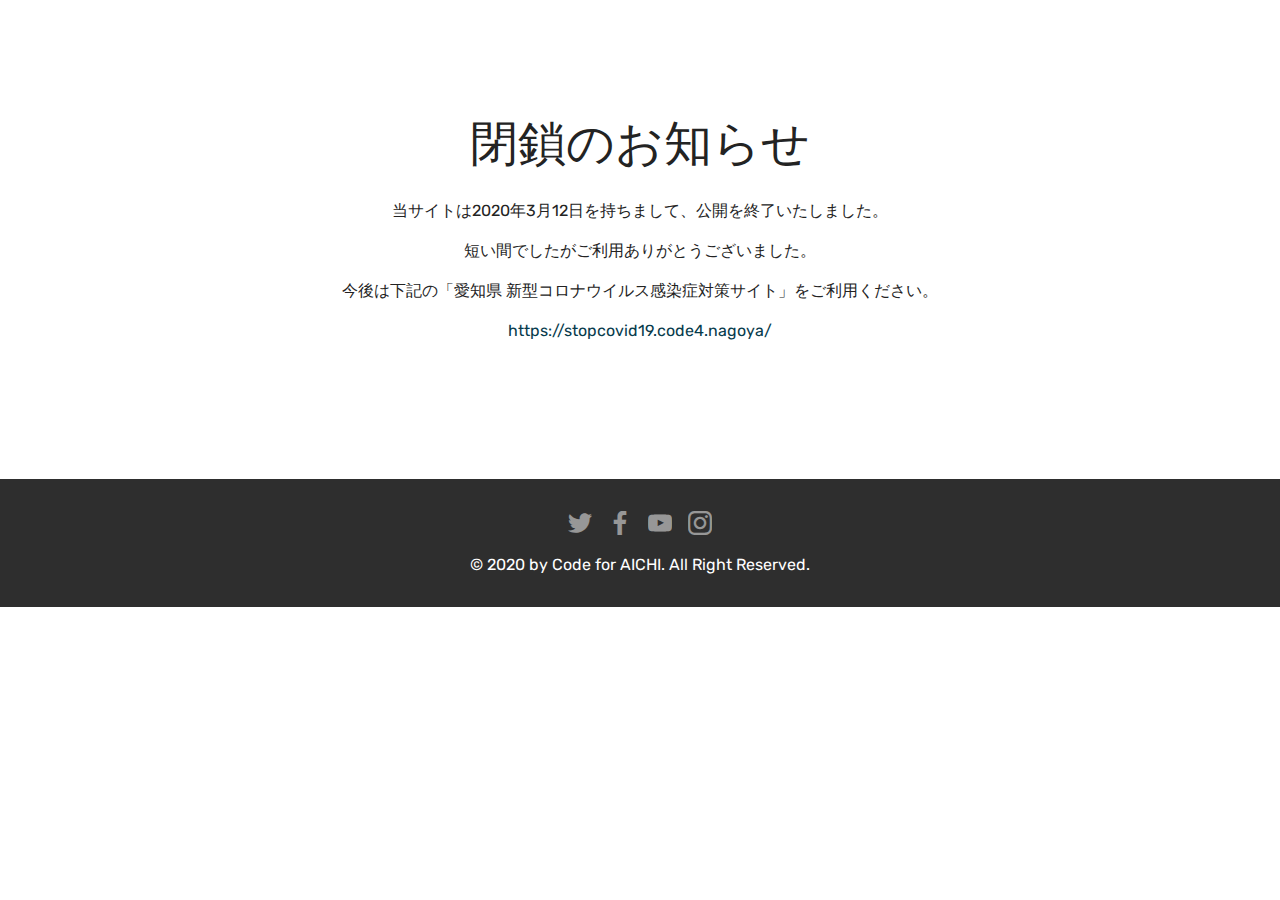
<file: index.html>
<!DOCTYPE html>
<html  >
<head>
  <!-- Site made with Mobirise Website Builder v4.10.15, https://mobirise.com -->
  <meta charset="UTF-8">
  <meta http-equiv="X-UA-Compatible" content="IE=edge">
  <meta name="generator" content="Mobirise v4.10.15, mobirise.com">
  <meta name="viewport" content="width=device-width, initial-scale=1, minimum-scale=1">
  <link rel="shortcut icon" href="assets/images/128x128.png" type="image/x-icon">
  <meta name="description" content="Web Page Builder Description">
  
  <title>閉鎖のお知らせ</title>
  <link rel="stylesheet" href="assets/bootstrap/css/bootstrap.min.css">
  <link rel="stylesheet" href="assets/bootstrap/css/bootstrap-grid.min.css">
  <link rel="stylesheet" href="assets/bootstrap/css/bootstrap-reboot.min.css">
  <link rel="stylesheet" href="assets/tether/tether.min.css">
  <link rel="stylesheet" href="assets/animatecss/animate.min.css">
  <link rel="stylesheet" href="assets/socicon/css/styles.css">
  <link rel="stylesheet" href="assets/theme/css/style.css">
  <link rel="preload" as="style" href="assets/mobirise/css/mbr-additional.css"><link rel="stylesheet" href="assets/mobirise/css/mbr-additional.css" type="text/css">
  
  
  
</head>
<body>
  <section class="mbr-section article content1 cid-rT13K2LMDi" id="content1-4">
    
     

    <div class="container">
        <div class="media-container-row">
            <div class="mbr-text col-12 mbr-fonts-style display-2 col-md-8"><p>閉鎖のお知らせ</p></div>
        </div>
    </div>
</section>

<section class="engine"><a href="https://mobirise.info/j">website templates</a></section><section class="mbr-section article content1 cid-rT13ZHpcaW" id="content1-5">
    
     

    <div class="container">
        <div class="media-container-row">
            <div class="mbr-text col-12 mbr-fonts-style display-7 col-md-8"><p>当サイトは2020年3月12日を持ちまして、公開を終了いたしました。</p><p>短い間でしたがご利用ありがとうございました。</p><p>今後は下記の「愛知県 新型コロナウイルス感染症対策サイト」をご利用ください。</p><p><a href="https://stopcovid19.code4.nagoya/">https://stopcovid19.code4.nagoya/</a></p></div>
        </div>
    </div>
</section>

<section once="footers" class="cid-rRYOP7lt6X" id="footer7-3">

    

    

    <div class="container">
        <div class="media-container-row align-center mbr-white">
            
            <div class="row social-row">
                <div class="social-list align-right pb-2">
                    
                    
                    
                    
                    
                    
                <div class="soc-item">
                        <a href="https://twitter.com/codeforaichi" target="_blank">
                            <span class="mbr-iconfont mbr-iconfont-social socicon-twitter socicon"></span>
                        </a>
                    </div><div class="soc-item">
                        <a href="https://www.facebook.com/code4aichi/" target="_blank">
                            <span class="mbr-iconfont mbr-iconfont-social socicon-facebook socicon"></span>
                        </a>
                    </div><div class="soc-item">
                        <a href="https://www.youtube.com/channel/UCyEkF4LZwhROy8uk5m4oZFA/featured?view_as=subscriber" target="_blank">
                            <span class="mbr-iconfont mbr-iconfont-social socicon-youtube socicon"></span>
                        </a>
                    </div><div class="soc-item">
                        <a href="https://www.instagram.com/codeforaichi/" target="_blank">
                            <span class="mbr-iconfont mbr-iconfont-social socicon-instagram socicon"></span>
                        </a>
                    </div></div>
            </div>
            <div class="row row-copirayt">
                <p class="mbr-text mb-0 mbr-fonts-style mbr-white align-center display-7">
                    © 2020 by Code for AICHI. All Right Reserved.
                </p>
            </div>
        </div>
    </div>
</section>


  <script src="assets/web/assets/jquery/jquery.min.js"></script>
  <script src="assets/popper/popper.min.js"></script>
  <script src="assets/bootstrap/js/bootstrap.min.js"></script>
  <script src="assets/tether/tether.min.js"></script>
  <script src="assets/smoothscroll/smooth-scroll.js"></script>
  <script src="assets/viewportchecker/jquery.viewportchecker.js"></script>
  <script src="assets/theme/js/script.js"></script>
  
  
  <input name="animation" type="hidden">
  </body>
</html>
</file>
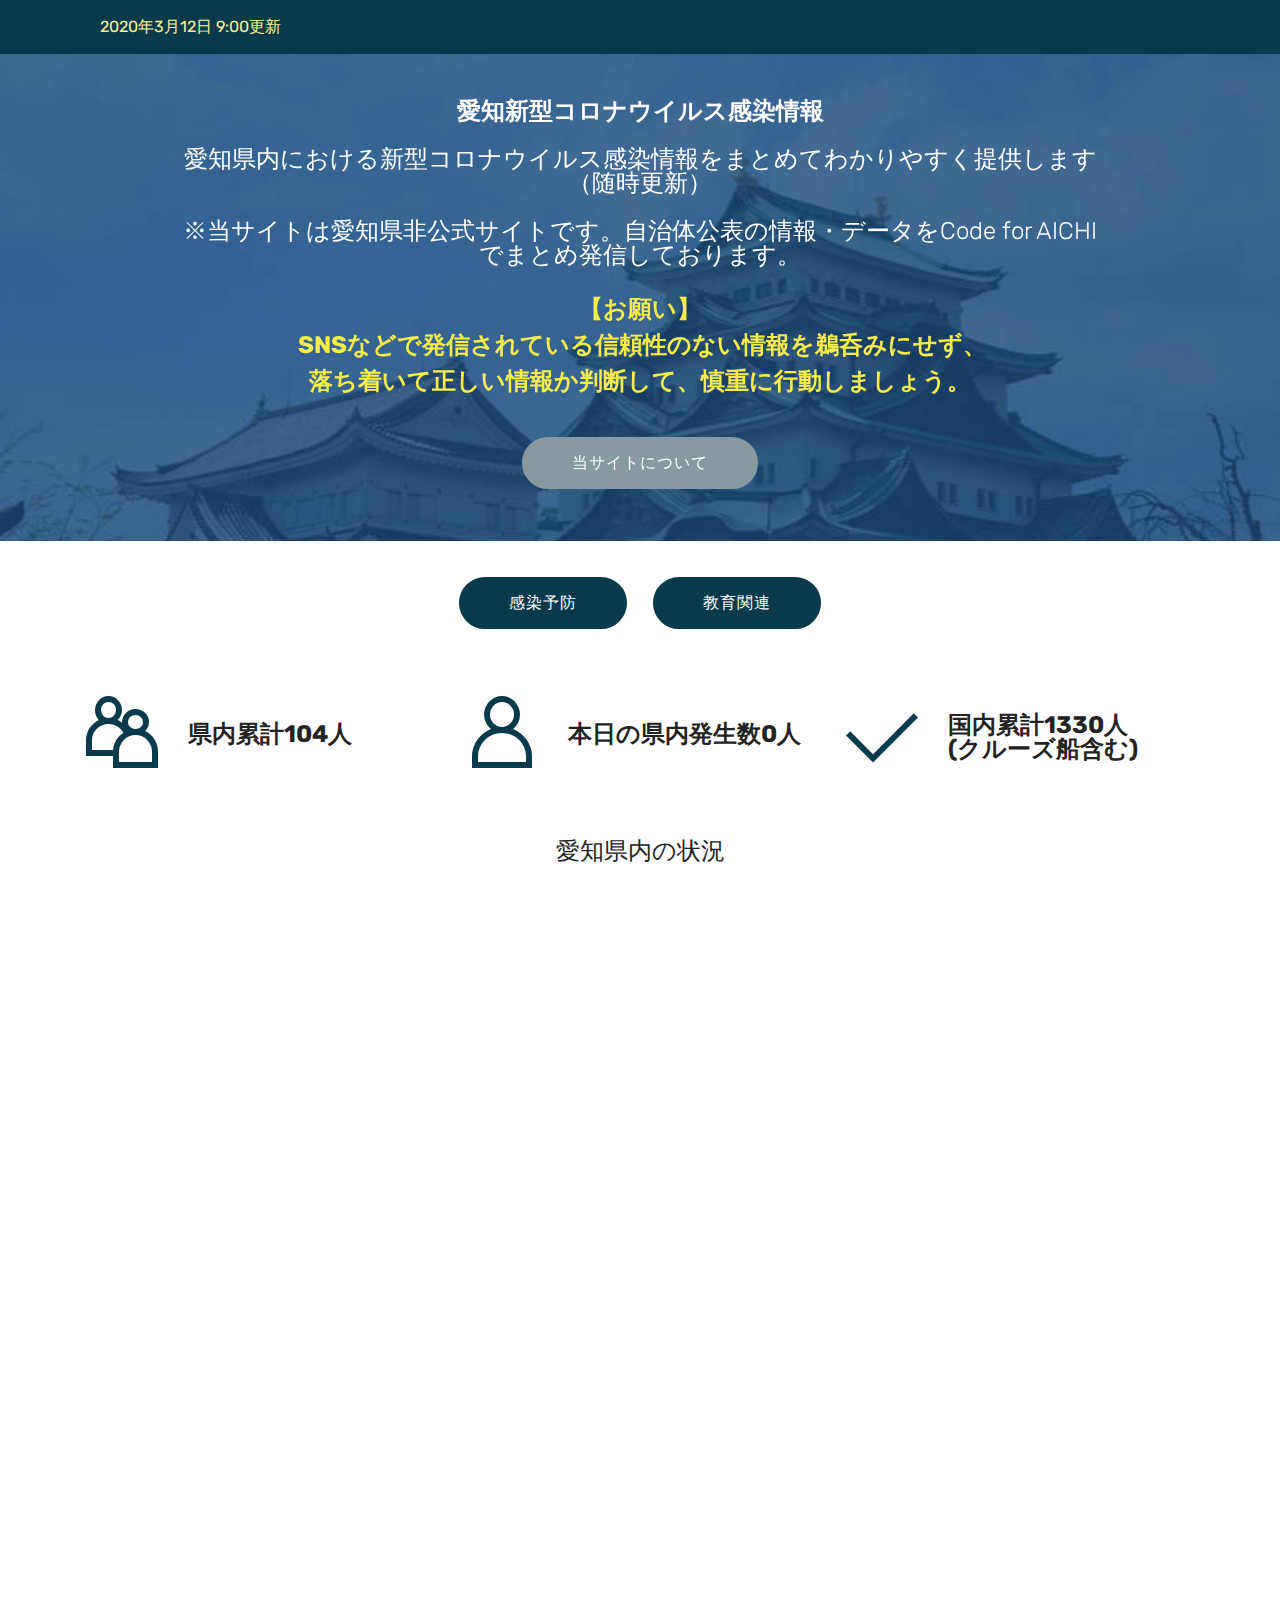
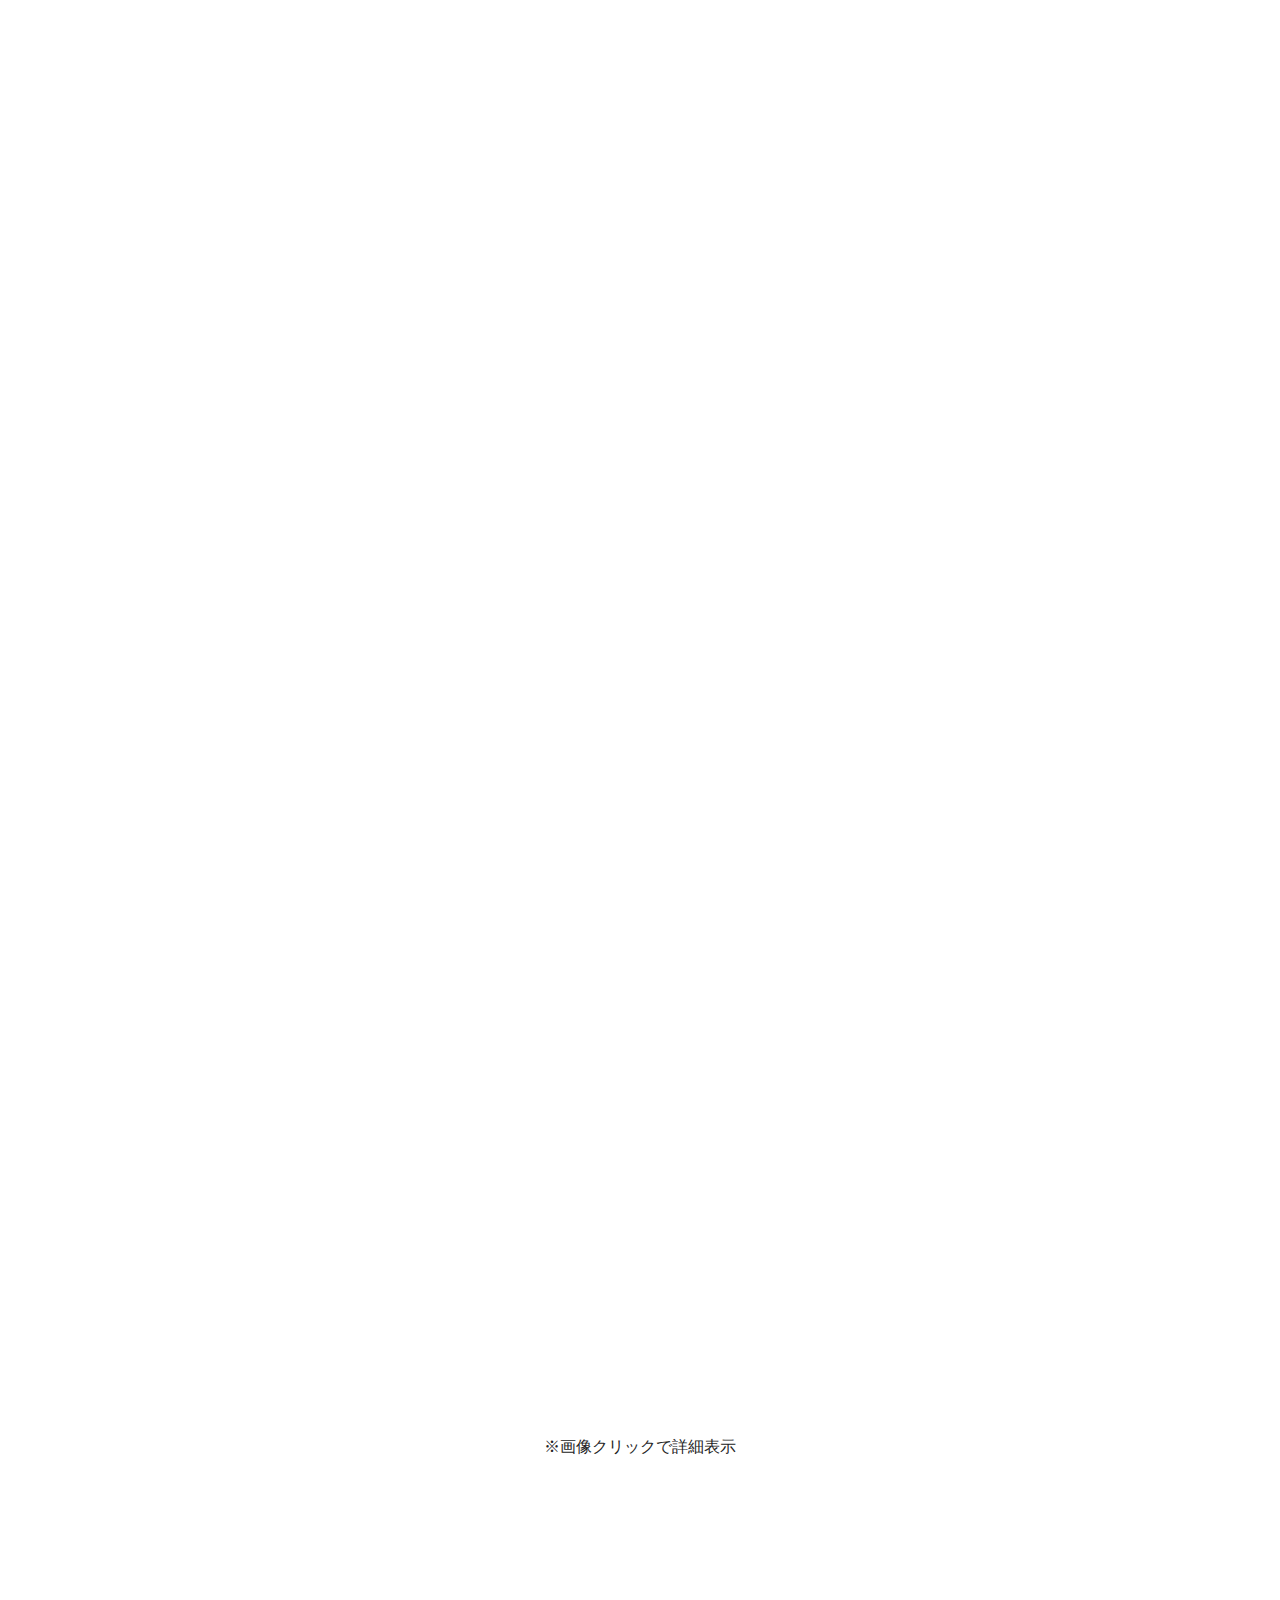
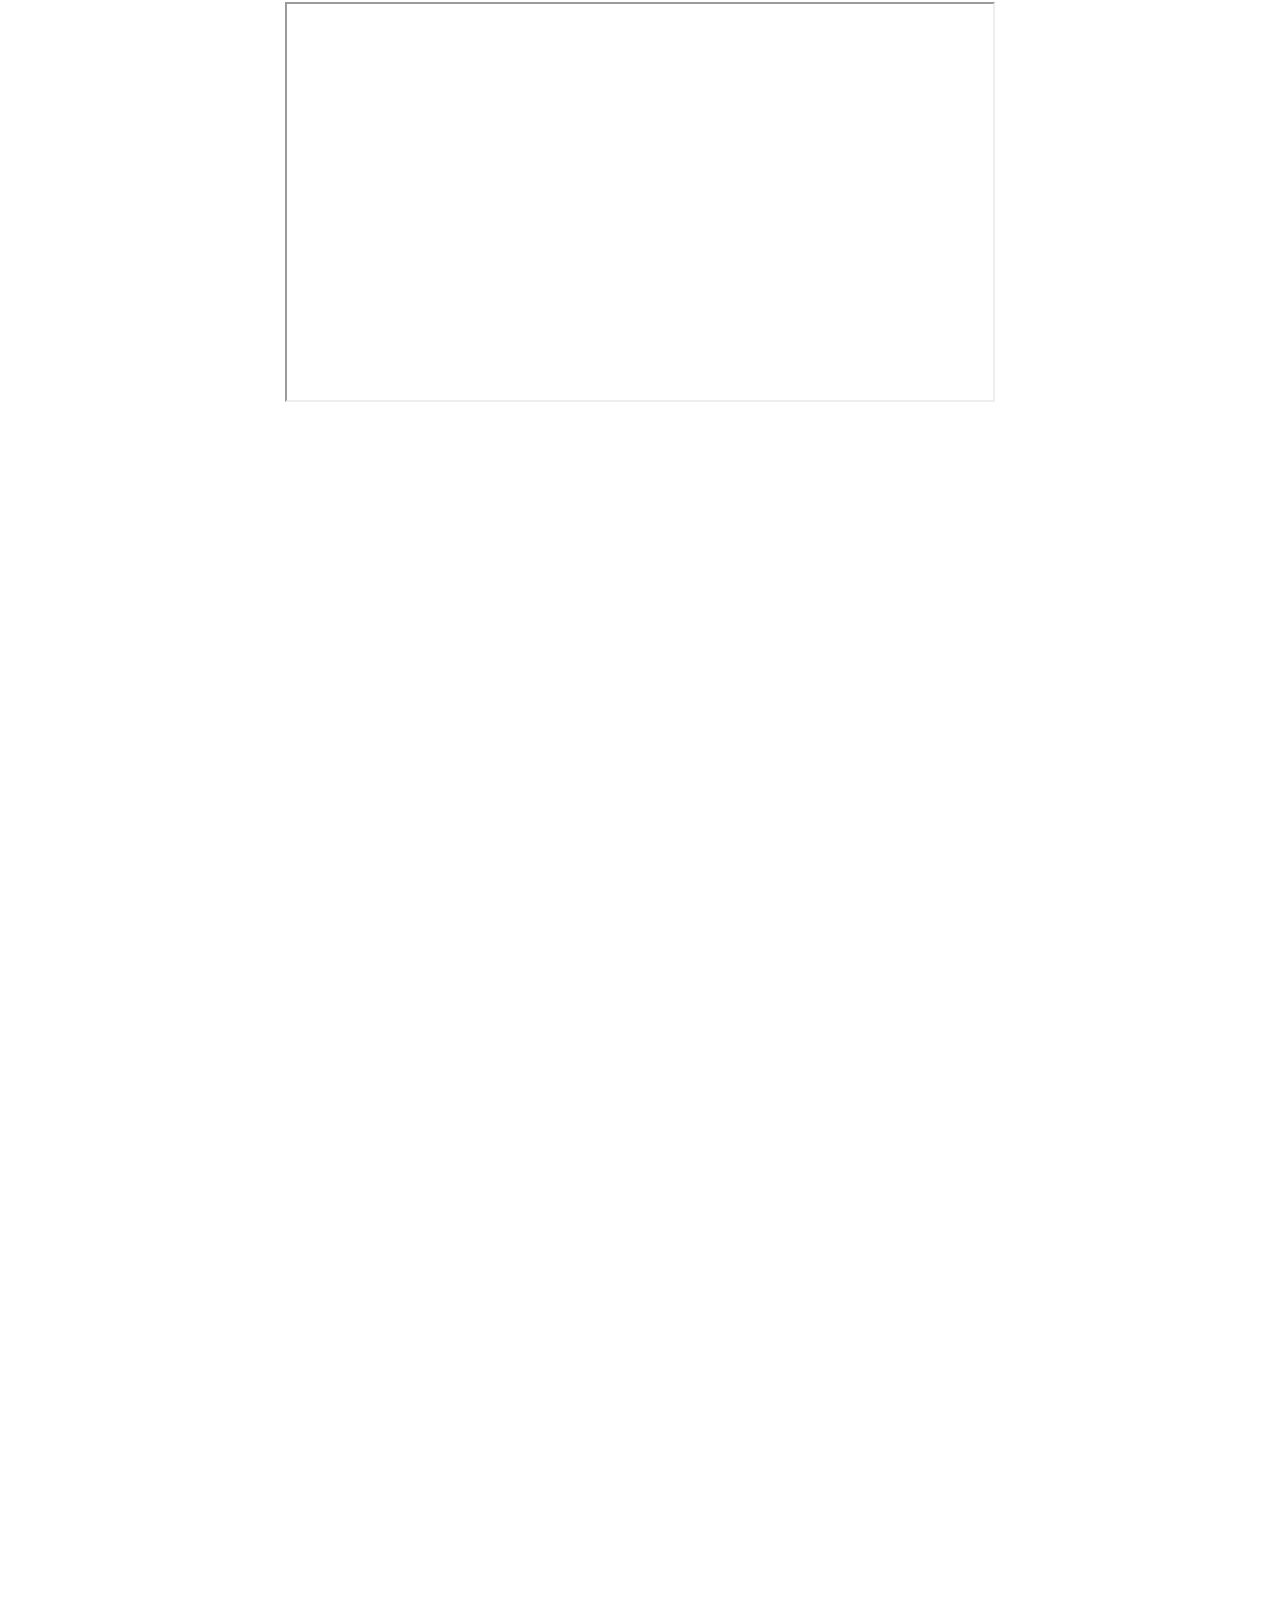
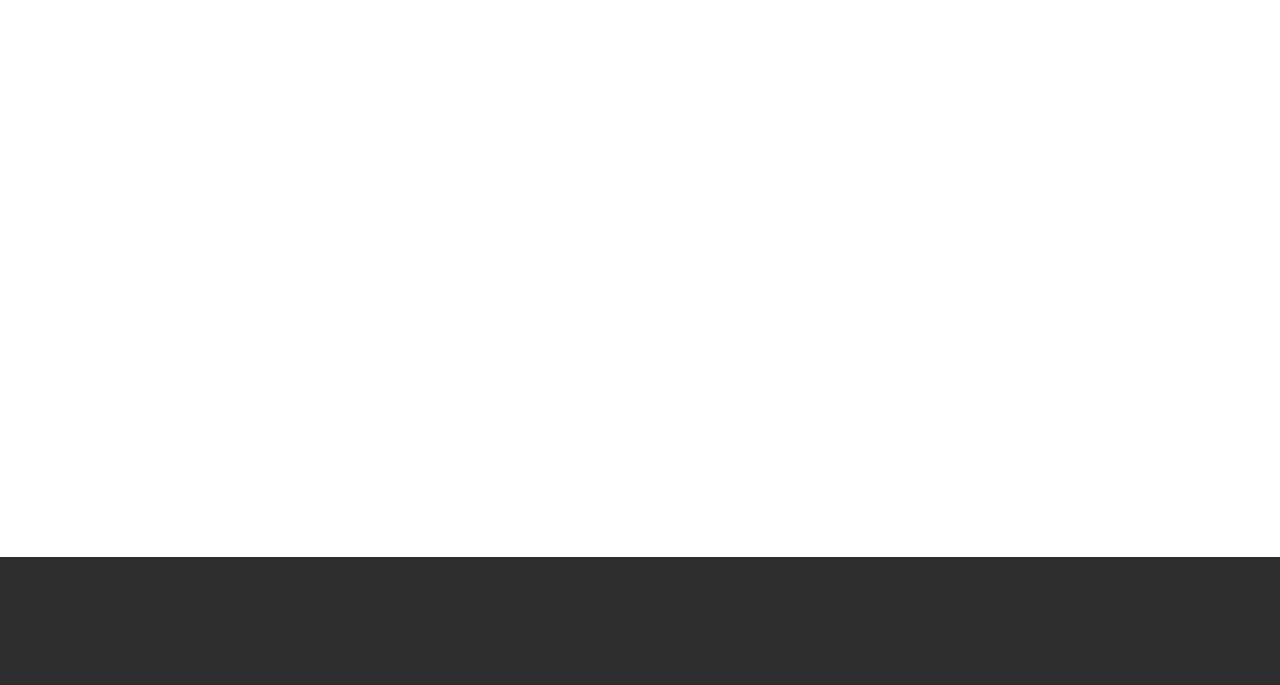
<file: index1.html>
<!DOCTYPE html>
<html  >
<head>
  <!-- Site made with Mobirise Website Builder v4.10.15, https://mobirise.com -->
  <meta charset="UTF-8">
  <meta http-equiv="X-UA-Compatible" content="IE=edge">
  <meta name="generator" content="Mobirise v4.10.15, mobirise.com">
  <meta name="viewport" content="width=device-width, initial-scale=1, minimum-scale=1">
  <link rel="shortcut icon" href="assets/images/128x128.png" type="image/x-icon">
  <meta name="description" content="愛知県内における新型コロナウイルス感染情報をまとめてわかりやすく提供します（随時更新）">
  
  <meta name="twitter:card" content="summary_large_image" /> 
  <meta name="twitter:site" content="@codeforaichi" /> 
  <meta property="og:url" content="https://code4aichi.github.io/corona/" /> 
  <meta property="og:title" content="愛知新型コロナウイルス感染情報" /> 
  <meta property="og:description" content="愛知県内における新型コロナウイルス感染情報をまとめてわかりやすく提供します（随時更新）" /> 
  <meta property="og:image" content="https://code4aichi.github.io/corona/assets/images/pic001.jpeg" /> 

  <title>愛知新型コロナウイルス感染情報</title>
  <link rel="stylesheet" href="assets/web/assets/mobirise-icons/mobirise-icons.css">
  <link rel="stylesheet" href="assets/web/assets/mobirise-icons2/mobirise2.css">
  <link rel="stylesheet" href="assets/bootstrap/css/bootstrap.min.css">
  <link rel="stylesheet" href="assets/bootstrap/css/bootstrap-grid.min.css">
  <link rel="stylesheet" href="assets/bootstrap/css/bootstrap-reboot.min.css">
  <link rel="stylesheet" href="assets/animatecss/animate.min.css">
  <link rel="stylesheet" href="assets/tether/tether.min.css">
  <link rel="stylesheet" href="assets/socicon/css/styles.css">
  <link rel="stylesheet" href="assets/theme/css/style.css">
  <link rel="preload" as="style" href="assets/mobirise/css/mbr-additional.css"><link rel="stylesheet" href="assets/mobirise/css/mbr-additional.css" type="text/css">
  
  
  
</head>
<body>
  <section class="mbr-section article content1 cid-rS2i0xLDuG" id="content1-a">
    
     

    <div class="container">
        <div class="media-container-row">
            <div class="mbr-text col-12 mbr-fonts-style display-7 col-md-12">2020年3月12日 9:00更新</div>
        </div>
    </div>
</section>

<section class="engine"><a href="https://mobirise.info/i">free web creation software</a></section><section class="cid-qTkA127IK8 mbr-parallax-background" id="header2-1">

    

    

    <div class="container align-center">
        <div class="row justify-content-md-center">
            <div class="mbr-white col-md-10">
                <h1 class="mbr-section-title mbr-bold pb-3 mbr-fonts-style display-5">
                    愛知新型コロナウイルス感染情報</h1>
                <h3 class="mbr-section-subtitle align-center mbr-light pb-3 mbr-fonts-style display-5">
                    愛知県内における新型コロナウイルス感染情報をまとめてわかりやすく提供します<br>（随時更新）<br><br>※当サイトは愛知県非公式サイトです。自治体公表の情報・データをCode for AICHIでまとめ発信しております。<br> 
                </h3>
                <p class="mbr-text pb-3 mbr-fonts-style display-5"><strong>【お願い】<br>&nbsp;SNSなどで発信されている信頼性のない情報を鵜呑みにせず、<br>落ち着いて正しい情報か判断して、慎重に行動しましょう。</strong><br></p>
                <div class="mbr-section-btn"><a class="btn btn-md btn-warning display-4" href="page3.html">当サイトについて</a></div>
            </div>
        </div>
    </div>
    
</section>

<section class="mbr-section content8 cid-rSbdErPHrZ" id="content8-c">

    

    <div class="container">
        <div class="media-container-row title">
            <div class="col-12 col-md-8">
                <div class="mbr-section-btn align-center"><a class="btn btn-primary display-4" href="page2.html">感染予防</a> <a class="btn btn-primary display-4" href="page1.html">教育関連</a></div>
            </div>
        </div>
    </div>
</section>

<section class="features10 cid-rSbfs6UpPt" id="features10-f">

    

    
    <div class="container">
        <div class="row justify-content-center">
            <div class="card p-3 col-12 col-md-6 col-lg-4">
                <div class="media mb-3">
                    <div class="card-img align-self-center">
                        <span class="mbr-iconfont mobi-mbri-users mobi-mbri" style="color: rgb(7, 59, 76); fill: rgb(7, 59, 76);"></span>
                    </div>
                    <h4 class="card-title media-body py-3 mbr-fonts-style display-5"><strong>県内累計104人</strong></h4>
                </div>
                <div class="card-box">
                    
                </div>
            </div>

            <div class="card p-3 col-12 col-md-6 col-lg-4">
                <div class="media mb-3">
                    <div class="card-img align-self-center">
                        <span class="mbr-iconfont mobi-mbri-user mobi-mbri" style="color: rgb(7, 59, 76); fill: rgb(7, 59, 76);"></span>
                    </div>
                    <h4 class="card-title media-body py-3 mbr-fonts-style display-5"><strong>
                        本日の県内発生数0人</strong></h4>
                </div>
                <div class="card-box">
                    
                </div>
            </div>

            <div class="card p-3 col-12 col-md-6 col-lg-4">
                <div class="media mb-3">
                    <div class="card-img align-self-center">
                        <span class="mbr-iconfont mobi-mbri-success mobi-mbri" style="color: rgb(7, 59, 76); fill: rgb(7, 59, 76);"></span>
                    </div>
                    <h4 class="card-title media-body py-3 mbr-fonts-style display-5"><strong>
                        国内累計1330人</strong><br><strong>(クルーズ船含む)</strong><strong><br></strong></h4>
                </div>
                <div class="card-box">
                    
                </div>
            </div>

            
        </div>
    </div>
</section>

<section class="mbr-section content4 cid-rSbncfyrJU" id="content4-g">

    

    <div class="container">
        <div class="media-container-row">
            <div class="title col-12 col-md-8">
                <h2 class="align-center pb-3 mbr-fonts-style display-5">
                    愛知県内の状況</h2>
                
                
            </div>
        </div>
    </div>
</section>

<section class="cid-rS5qxAdruj" id="image1-t">

    

    <figure class="mbr-figure container">
        <div class="image-block" style="width: 46%;">
            <img src="assets/images/日付別感染者発生数.png" width="1400" alt="Mobirise" title="">
            
        </div>
    </figure>
</section>

<section class="cid-rS5roVk0MY" id="content15-v">
    
    <div class="container">
            <div class="media-container-row" style="width: 66%;">
                <div class="img-item item1" style="width: 86%;">
                    <div class="img-cont">
                        
                        <img src="assets/images/感染者の性別.png" alt="" title="">
                        
                    </div>

                </div>
                <div class="img-item">
                    <div class="img-cont">
                        
                        <img src="assets/images/年代別.png" alt="" title="">
                        
                    </div>
                </div>
            </div>
    </div>
</section>

<section class="cid-rST05Izw9g" id="image1-3">

    

    <figure class="mbr-figure container">
        <div class="image-block" style="width: 23%;">
            <img src="assets/images/発生数表.png" width="1400" alt="Mobirise" title="">
            
        </div>
    </figure>
</section>

<section class="mbr-section article content1 cid-rSUArmsi71" id="content1-5">
    
     

    <div class="container">
        <div class="media-container-row">
            <div class="mbr-text col-12 mbr-fonts-style display-7 col-md-8"><p><a href="https://docs.google.com/spreadsheets/d/1mkXssunv92nDDfrHy_hRqTqW9T0lmlzHLZAJ6aw2xRE/edit?usp=sharing" target="_blank">詳細はこちら：愛知県新型コロナウイルス感染者リスト</a></p></div>
        </div>
    </div>
</section>

<section class="mbr-section article content1 cid-rSUySV0iGe" id="content1-3">
    
     

    <div class="container">
        <div class="media-container-row">
            <div class="mbr-text col-12 mbr-fonts-style display-7 col-md-8"><p>※使用データは<a href="https://www.pref.aichi.jp//soshiki/kenkotaisaku/novel-coronavirus.html" target="_blank" style="font-weight: bold;">愛知県発表データ</a>と記者発表の情報を元にまとめております</p></div>
        </div>
    </div>
</section>

<section class="mbr-section article content1 cid-rSD4duTAdv" id="content1-a">
    
     

    <div class="container">
        <div class="media-container-row">
            <div class="mbr-text col-12 mbr-fonts-style display-7 col-md-8"><p><strong>感染者発生マップ（※確認できている場所のみ）</strong></p></div>
        </div>
    </div>
</section>

<section class="cid-rSD3Zzcch1" id="image1-9">

    

    <figure class="mbr-figure container">
        <div class="image-block" style="width: 44%;">
            <img src="assets/images/愛知感染マップ.jpg" width="1400" alt="Mobirise" title="">
            
        </div>
    </figure>
</section>

<section class="mbr-section content4 cid-rSm5Mtewi9" id="content4-n">

    

    <div class="container">
        <div class="media-container-row">
            <div class="title col-12 col-md-8">
                <h2 class="align-center pb-3 mbr-fonts-style display-4">
                    <strong>外部リンク</strong><a href="https://jagjapan.maps.arcgis.com/apps/opsdashboard/index.html#/259ce3e3e2bf4c77876d4ecde6ea2564" target="_blank"><br></a><br><a href="https://jagjapan.maps.arcgis.com/apps/opsdashboard/index.html#/259ce3e3e2bf4c77876d4ecde6ea2564" target="_blank">都道府県別感染者マップ</a><br><a href="https://jagjapan.maps.arcgis.com/apps/opsdashboard/index.html#/259ce3e3e2bf4c77876d4ecde6ea2564" target="_blank">（ジャッグジャパン株式会社）</a></h2>
                
                
            </div>
        </div>
    </div>
</section>

<section class="cid-rSCpdCqsCN" id="image1-4">

    

    <figure class="mbr-figure container">
        <div class="image-block" style="width: 59%;">
            <a href="https://www.lucidchart.com/documents/view/6daf44d1-2727-4b0a-9a2b-51a5208076a4/0_0" target="_blank"><img src="assets/images/-1466x1298.png" width="1400" alt="Mobirise" title=""></a>
            
        </div>
    </figure>
</section>

<section class="mbr-section article content1 cid-rSCrdDEAzK" id="content1-5">
    
     

    <div class="container">
        <div class="media-container-row">
            <div class="mbr-text col-12 mbr-fonts-style display-7 col-md-8">※画像クリックで詳細表示</div>
        </div>
    </div>
</section>

<section class="mbr-section article content1 cid-rSCtTwCSy6" id="content1-7">
    
     

    <div class="container">
        <div class="media-container-row">
            <div class="mbr-text col-12 mbr-fonts-style display-7 col-md-8"><p><a href="https://docs.google.com/spreadsheets/d/1mkXssunv92nDDfrHy_hRqTqW9T0lmlzHLZAJ6aw2xRE/edit?usp=sharing" target="_blank">詳細はこちら：愛知県新型コロナウイルス感染者リスト</a></p></div>
        </div>
    </div>
</section>

<section class="mbr-section article content1 cid-rSUAiC5cPu" id="content1-4">
    
     

    <div class="container">
        <div class="media-container-row">
            <div class="mbr-text col-12 mbr-fonts-style display-7 col-md-8"><p>※使用データは<a href="https://www.pref.aichi.jp//soshiki/kenkotaisaku/novel-coronavirus.html" target="_blank" style="font-weight: bold;">愛知県発表データ</a>と記者発表の情報を元にまとめております</p></div>
        </div>
    </div>
</section>

<section class="mbr-section content4 cid-rSbefPpaZW" id="content4-d">

    

    <div class="container">
        <div class="media-container-row">
            <div class="title col-12 col-md-8">
                <h2 class="align-center pb-3 mbr-fonts-style display-5">
                    愛知県内の施設情報</h2>
                
                
            </div>
        </div>
    </div>
</section>

<section class="map2 cid-rS26jt8tHh" id="map2-4">

    

    <div class="container">
        <div class="media-container-row">
            <div class="col-md-8">
                <div class="google-map"><iframe src="https://www.google.com/maps/d/u/2/embed?mid=1Npofe1V9yHc42XHHroV8Wb_4R1pZDa2A" width="640" height="480"></iframe></div>
        </div>
    </div>
</div></section>

<section class="mbr-section content4 cid-rSm4KKmHYq" id="content4-m">

    

    <div class="container">
        <div class="media-container-row">
            <div class="title col-12 col-md-8">
                <h2 class="align-center pb-3 mbr-fonts-style display-7">
                    臨時休業や営業時間変更がある施設をマップ上に表示じてます（公開されている情報のみ）。<br>施設・店舗側で急遽変更になる場合もありますのでご了承ください。<br>※使用データはCode for AICHI独自調査によるものです。</h2>
                
                
            </div>
        </div>
    </div>
</section>

<section class="mbr-section content4 cid-rRZhhFgCxK" id="content4-a">

    

    <div class="container">
        <div class="media-container-row">
            <div class="title col-12 col-md-8">
                <h2 class="align-center pb-3 mbr-fonts-style display-5">
                    愛知県の相談窓口</h2>
                <h3 class="mbr-section-subtitle align-center mbr-light mbr-fonts-style display-5">愛知県保健医療局健康医務部健康対策課　感染症グループ<br>TEL：<a href="tel:052-954-6272">052-954-6272</a><br>※午前9時から午後5時まで（土日・祝日も実施）
                </h3>
                
            </div>
        </div>
    </div>
</section>

<section class="mbr-section article content1 cid-rS5cepMMOm" id="content1-k">
    
     

    <div class="container">
        <div class="media-container-row">
            <div class="mbr-text col-12 mbr-fonts-style display-7 col-md-8"><p><strong>正しい手洗いの方法、マスクの付け方ビデオ</strong></p><p>出典：政府インターネットテレビ</p></div>
        </div>
    </div>
</section>

<section class="cid-rS2fknp6na" id="video1-7">

    
    
    <figure class="mbr-figure align-center container">
        <div class="video-block" style="width: 45%;">
            <div><iframe class="mbr-embedded-video" src="https://www.youtube.com/embed/Eph4Jmz244A?rel=0&amp;amp;showinfo=0&amp;autoplay=0&amp;loop=0" width="1280" height="720" frameborder="0" allowfullscreen></iframe></div>
        </div>
    </figure>
</section>

<section class="cid-rS2fl8p1q2" id="video1-8">

    
    
    <figure class="mbr-figure align-center container">
        <div class="video-block" style="width: 45%;">
            <div><iframe class="mbr-embedded-video" src="https://www.youtube.com/embed/VdyKX4eYba4?rel=0&amp;amp;showinfo=0&amp;autoplay=0&amp;loop=0" width="1280" height="720" frameborder="0" allowfullscreen></iframe></div>
        </div>
    </figure>
</section>

<section class="mbr-section article content1 cid-rS598WF3e0" id="content1-j">
    
     

    <div class="container">
        <div class="media-container-row">
            <div class="mbr-text col-12 mbr-fonts-style display-5 col-md-8"><p><strong>各種リンク</strong></p></div>
        </div>
    </div>
</section>

<section class="mbr-section article content1 cid-rS55tkYaOq" id="content1-e">
    
     

    <div class="container">
        <div class="media-container-row">
            <div class="mbr-text col-12 mbr-fonts-style display-7 col-md-6"><p><a href="https://www.pref.aichi.jp//soshiki/kenkotaisaku/novel-coronavirus.html" target="_blank">愛知県：新型コロナウイルス感染症について</a></p></div>
        </div>
    </div>
</section>

<section class="mbr-section article content1 cid-rS55Okf5eb" id="content1-f">
    
     

    <div class="container">
        <div class="media-container-row">
            <div class="mbr-text col-12 mbr-fonts-style display-7 col-md-6"><p><span style="font-size: 1rem;"><a href="http://www.city.nagoya.jp/kenkofukushi/page/0000124556.html" target="_blank">名古屋市：新型コロナウイルスに関連する肺炎の発生状況について</a></span><br></p></div>
        </div>
    </div>
</section>

<section class="mbr-section article content1 cid-rS56aXt4Cg" id="content1-g">
    
     

    <div class="container">
        <div class="media-container-row">
            <div class="mbr-text col-12 mbr-fonts-style display-7 col-md-12"><p><a href="https://www.mext.go.jp/a_menu/coronavirus/index.html?fbclid=IwAR3rFzZbdNpvYMXXEhYS3PsP1N59VdwEvH0DXGNh-q5NZKAdoZn-snAFz2A" target="_blank">文部科学省：新型コロナウイルスに関連した感染症対策に関する対応について</a></p></div>
        </div>
    </div>
</section>

<section class="mbr-section article content1 cid-rS56yM6gl2" id="content1-h">
    
     

    <div class="container">
        <div class="media-container-row">
            <div class="mbr-text col-12 mbr-fonts-style display-7 col-md-8"><p><span style="font-size: 1rem;"><a href="https://www.mhlw.go.jp/stf/seisakunitsuite/bunya/0000164708_00001.html" target="_blank">厚生労働省：新型コロナウイルス感染症について</a></span><br></p></div>
        </div>
    </div>
</section>

<section class="mbr-section form1 cid-rSvYEwgMAg" id="form1-3">

    

    
    <div class="container">
        <div class="row justify-content-center">
            <div class="title col-12 col-lg-8">
                <h2 class="mbr-section-title align-center pb-3 mbr-fonts-style display-5">
                    ご意見・ご感想・情報提供など</h2>
                <h3 class="mbr-section-subtitle align-center mbr-light pb-3 mbr-fonts-style display-7">皆様からのご意見・ご感想・情報提供で今後改善等に務めさせていただきます。</h3>
            </div>
        </div>
    </div>
    <div class="container">
        <div class="row justify-content-center">
            <div class="media-container-column col-lg-8" data-form-type="formoid">
                <!---Formbuilder Form--->
                <form action="https://mobirise.com/" method="POST" class="mbr-form form-with-styler" data-form-title="Mobirise Form"><input type="hidden" name="email" data-form-email="true" value="aymORGSW2d+KsVo0u3r/bqdJ0HdZRTg1AJb+uWJCrVQFONvJOC7H6QwZVAkeQlGxAf1XSZ6ApUlZ/WbxB084pI4Bhn8L3g/lyMQK7Vr7pMT7WyFgdVsqgUHnH8bO9rH+">
                    <div class="row">
                        <div hidden="hidden" data-form-alert="" class="alert alert-success col-12">Thanks for filling out the form!</div>
                        <div hidden="hidden" data-form-alert-danger="" class="alert alert-danger col-12">
                        </div>
                    </div>
                    <div class="dragArea row">
                        <div class="col-md-4  form-group" data-for="name">
                            <label for="name-form1-3" class="form-control-label mbr-fonts-style display-7">お名前</label>
                            <input type="text" name="name" data-form-field="Name" required="required" class="form-control display-7" id="name-form1-3">
                        </div>
                        <div class="col-md-4  form-group" data-for="email">
                            <label for="email-form1-3" class="form-control-label mbr-fonts-style display-7">メールアドレス</label>
                            <input type="email" name="email" data-form-field="Email" required="required" class="form-control display-7" id="email-form1-3">
                        </div>
                        <div data-for="phone" class="col-md-4  form-group">
                            <label for="phone-form1-3" class="form-control-label mbr-fonts-style display-7">電話番号（※任意）</label>
                            <input type="tel" name="phone" data-form-field="Phone" class="form-control display-7" id="phone-form1-3">
                        </div>
                        <div data-for="message" class="col-md-12 form-group">
                            <label for="message-form1-3" class="form-control-label mbr-fonts-style display-7">メッセージ</label>
                            <textarea name="message" data-form-field="Message" class="form-control display-7" id="message-form1-3"></textarea>
                        </div>
                        <div class="col-md-12 input-group-btn align-center"><button type="submit" class="btn btn-primary btn-form display-4">送信</button></div>
                    </div>
                </form><!---Formbuilder Form--->
            </div>
        </div>
    </div>
</section>

<section once="footers" class="cid-rRYOP7lt6X" id="footer7-4">

    

    

    <div class="container">
        <div class="media-container-row align-center mbr-white">
            
            <div class="row social-row">
                <div class="social-list align-right pb-2">
                    
                    
                    
                    
                    
                    
                <div class="soc-item">
                        <a href="https://twitter.com/codeforaichi" target="_blank">
                            <span class="mbr-iconfont mbr-iconfont-social socicon-twitter socicon"></span>
                        </a>
                    </div><div class="soc-item">
                        <a href="https://www.facebook.com/code4aichi/" target="_blank">
                            <span class="mbr-iconfont mbr-iconfont-social socicon-facebook socicon"></span>
                        </a>
                    </div><div class="soc-item">
                        <a href="https://www.youtube.com/channel/UCyEkF4LZwhROy8uk5m4oZFA/featured?view_as=subscriber" target="_blank">
                            <span class="mbr-iconfont mbr-iconfont-social socicon-youtube socicon"></span>
                        </a>
                    </div><div class="soc-item">
                        <a href="https://www.instagram.com/codeforaichi/" target="_blank">
                            <span class="mbr-iconfont mbr-iconfont-social socicon-instagram socicon"></span>
                        </a>
                    </div></div>
            </div>
            <div class="row row-copirayt">
                <p class="mbr-text mb-0 mbr-fonts-style mbr-white align-center display-7">
                    © 2020 by Code for AICHI. All Right Reserved.
                </p>
            </div>
        </div>
    </div>
</section>


  <script src="assets/web/assets/jquery/jquery.min.js"></script>
  <script src="assets/popper/popper.min.js"></script>
  <script src="assets/bootstrap/js/bootstrap.min.js"></script>
  <script src="assets/smoothscroll/smooth-scroll.js"></script>
  <script src="assets/viewportchecker/jquery.viewportchecker.js"></script>
  <script src="assets/parallax/jarallax.min.js"></script>
  <script src="assets/tether/tether.min.js"></script>
  <script src="assets/theme/js/script.js"></script>
  <script src="assets/formoid/formoid.min.js"></script>
  
  
  <input name="animation" type="hidden">
   <div id="scrollToTop" class="scrollToTop mbr-arrow-up"><a style="text-align: center;"><i class="mbr-arrow-up-icon mbr-arrow-up-icon-cm cm-icon cm-icon-smallarrow-up"></i></a></div>
  </body>
</html>
</file>
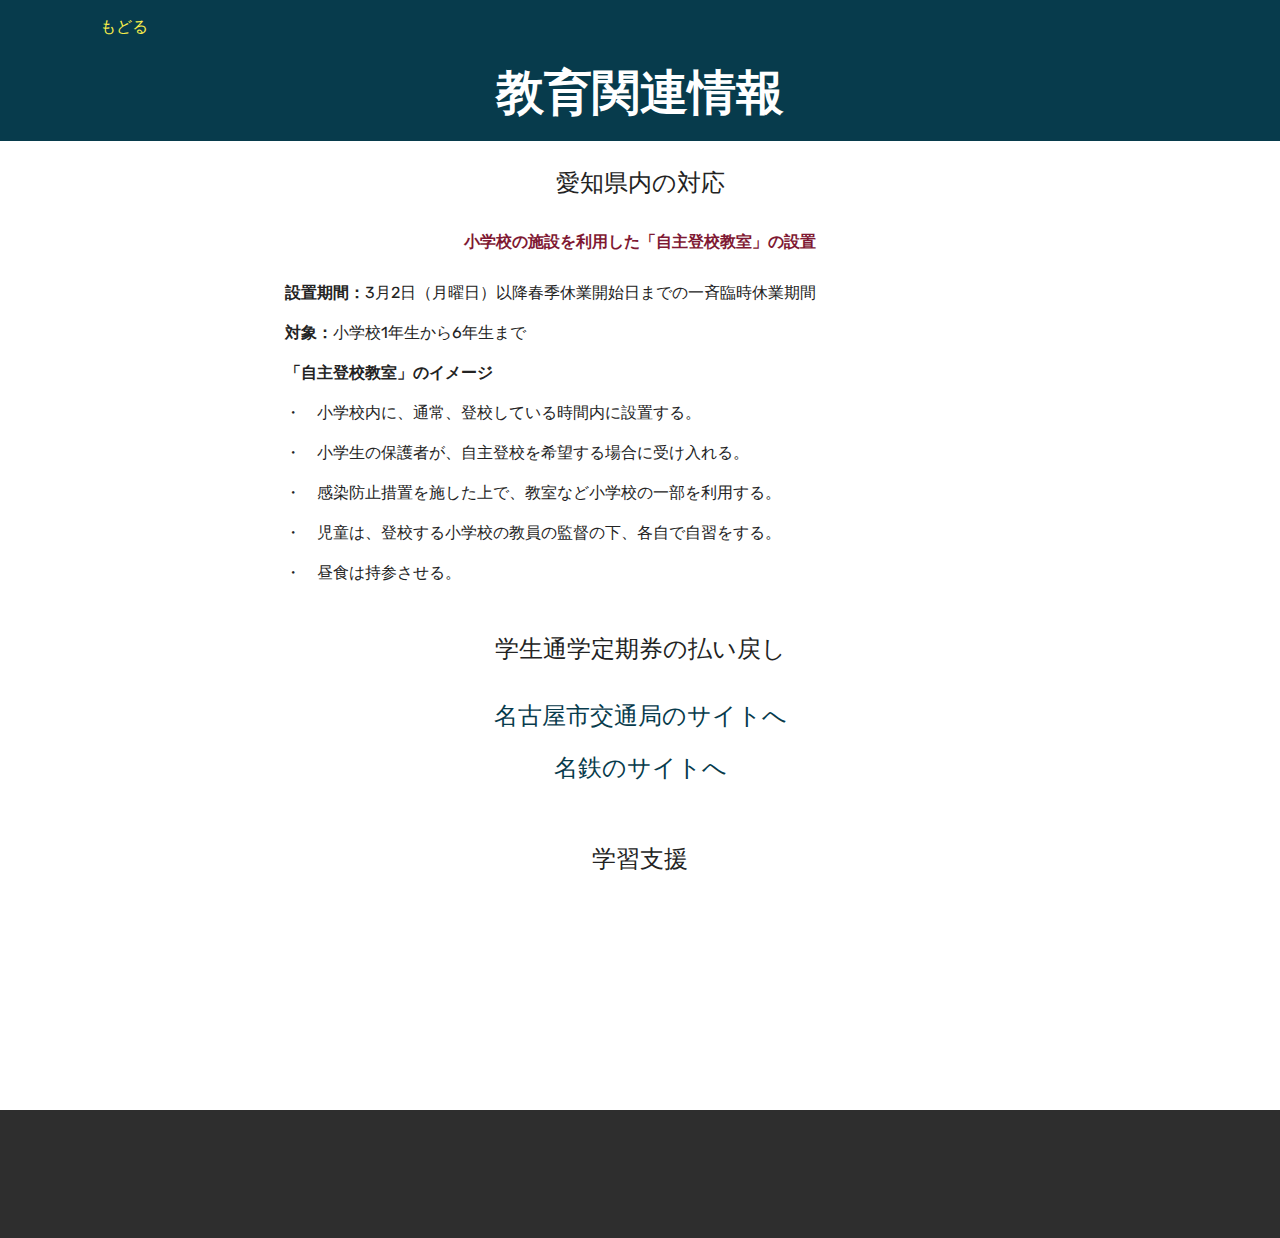
<file: page1.html>
<!DOCTYPE html>
<html  >
<head>
  <!-- Site made with Mobirise Website Builder v4.10.15, https://mobirise.com -->
  <meta charset="UTF-8">
  <meta http-equiv="X-UA-Compatible" content="IE=edge">
  <meta name="generator" content="Mobirise v4.10.15, mobirise.com">
  <meta name="viewport" content="width=device-width, initial-scale=1, minimum-scale=1">
  <link rel="shortcut icon" href="assets/images/128x128.png" type="image/x-icon">
  <meta name="description" content="Website Builder Description">
  
  <title>愛知コロナ情報_教育</title>
  <link rel="stylesheet" href="assets/web/assets/mobirise-icons/mobirise-icons.css">
  <link rel="stylesheet" href="assets/bootstrap/css/bootstrap.min.css">
  <link rel="stylesheet" href="assets/bootstrap/css/bootstrap-grid.min.css">
  <link rel="stylesheet" href="assets/bootstrap/css/bootstrap-reboot.min.css">
  <link rel="stylesheet" href="assets/tether/tether.min.css">
  <link rel="stylesheet" href="assets/animatecss/animate.min.css">
  <link rel="stylesheet" href="assets/socicon/css/styles.css">
  <link rel="stylesheet" href="assets/theme/css/style.css">
  <link rel="preload" as="style" href="assets/mobirise/css/mbr-additional.css"><link rel="stylesheet" href="assets/mobirise/css/mbr-additional.css" type="text/css">
  
  
  
</head>
<body>
  <section class="mbr-section article content1 cid-rSb87M9K1V" id="content1-6">
    
     

    <div class="container">
        <div class="media-container-row">
            <div class="mbr-text col-12 mbr-fonts-style display-7 col-md-12"><a href="index.html" class="text-success">もどる</a></div>
        </div>
    </div>
</section>

<section class="engine"><a href="https://mobirise.info/t">free amp template</a></section><section class="cid-rSb87iEDyp" id="header2-5">

    

    

    <div class="container align-center">
        <div class="row justify-content-md-center">
            <div class="mbr-white col-md-10">
                <h1 class="mbr-section-title mbr-bold pb-3 mbr-fonts-style display-2">
                    教育関連情報</h1>
                
                
                
            </div>
        </div>
    </div>
    
</section>

<section class="mbr-section content4 cid-rSb8LtiJ9p" id="content4-7">

    

    <div class="container">
        <div class="media-container-row">
            <div class="title col-12 col-md-8">
                <h2 class="align-center pb-3 mbr-fonts-style display-5">
                    愛知県内の対応</h2>
                
                
            </div>
        </div>
    </div>
</section>

<section class="mbr-section article content1 cid-rSb8YgxBVJ" id="content1-8">
    
     

    <div class="container">
        <div class="media-container-row">
            <div class="mbr-text col-12 mbr-fonts-style display-4 col-md-8"><p><strong>小学校の施設を利用した「自主登校教室」の設置</strong></p></div>
        </div>
    </div>
</section>

<section class="mbr-section article content1 cid-rSb9dfrKf7" id="content1-9">
    
     

    <div class="container">
        <div class="media-container-row">
            <div class="mbr-text col-12 mbr-fonts-style display-7 col-md-8"><p><strong>設置期間：</strong><span style="font-size: 1rem;">3月2日（月曜日）以降春季休業開始日までの一斉臨時休業期間</span></p><p><span style="font-size: 1rem;"><strong>対象：</strong></span><span style="font-size: 1rem;">小学校1年生から6年生まで</span></p><p><span style="font-size: 1rem;"><strong>「自主登校教室」のイメージ</strong></span></p><p><span style="font-size: 1rem;">・　小学校内に、通常、登校している時間内に設置する。</span><br></p><p><span style="font-size: 1rem;">・　小学生の保護者が、自主登校を希望する場合に受け入れる。</span></p><p><span style="font-size: 1rem;">・　感染防止措置を施した上で、教室など小学校の一部を利用する。</span></p><p><span style="font-size: 1rem;">・　児童は、登校する小学校の教員の監督の下、各自で自習をする。</span></p><p><span style="font-size: 1rem;">・　昼食は持参させる。</span><br></p></div>
        </div>
    </div>
</section>

<section class="mbr-section article content1 cid-rSKLHUCYFB" id="content1-7">
    
     

    <div class="container">
        <div class="media-container-row">
            <div class="mbr-text col-12 mbr-fonts-style display-5 col-md-8"><p>学生通学定期券の払い戻し</p></div>
        </div>
    </div>
</section>

<section class="mbr-section article content1 cid-rSKLXF0wmd" id="content1-8">
    
     

    <div class="container">
        <div class="media-container-row">
            <div class="mbr-text col-12 mbr-fonts-style display-5 col-md-8"><p><strong><a href="https://www.kotsu.city.nagoya.jp/jp/sp/TICKET/TRP0003920.htm" target="_blank"></a><a href="https://www.kotsu.city.nagoya.jp/jp/sp/TICKET/TRP0003920.htm" target="_blank">名古屋市交通局のサイトへ</a></strong></p></div>
        </div>
    </div>
</section>

<section class="mbr-section article content1 cid-rSKM9gmzGT" id="content1-9">
    
     

    <div class="container">
        <div class="media-container-row">
            <div class="mbr-text col-12 mbr-fonts-style display-5 col-md-8"><p><a href="https://www.meitetsu.co.jp/info/2019/1257817_5305.html?_ga=2.136502064.1039107249.1583300061-166855019.1576932731" target="_blank">名鉄のサイトへ</a></p></div>
        </div>
    </div>
</section>

<section class="mbr-section content4 cid-rSbb0xkTGh" id="content4-a">

    

    <div class="container">
        <div class="media-container-row">
            <div class="title col-12 col-md-8">
                <h2 class="align-center pb-3 mbr-fonts-style display-5">
                    学習支援</h2>
                
                
            </div>
        </div>
    </div>
</section>

<section class="mbr-section article content1 cid-rSbb82CGVf" id="content1-b">
    
     

    <div class="container">
        <div class="media-container-row">
            <div class="mbr-text col-12 mbr-fonts-style display-7 col-md-8"><p>▼<a href="https://www.mext.go.jp/a_menu/ikusei/gakusyushien/mext_00452.html" target="_blank">小学校（文部科学省の子供の学び応援サイトへ飛びます</a><strong><a href="https://www.mext.go.jp/a_menu/ikusei/gakusyushien/mext_00452.html" target="_blank">）</a>　　　</strong></p><p>▼<a href="https://www.mext.go.jp/a_menu/ikusei/gakusyushien/mext_00459.html" target="_blank">中学生（文部科学省の子供の学び応援サイトへ飛びます）</a>　　　</p><p>▼<a href="https://www.mext.go.jp/a_menu/ikusei/gakusyushien/mext_00461.html" target="_blank">高等学校（文部科学省の子供の学び応援サイトへ飛びます）</a>　　</p><p>▼<a href="https://www.mext.go.jp/a_menu/ikusei/gakusyushien/mext_00460.html" target="_blank">子供の学び応援コンテンツリンク集（文部科学省）</a></p><p>▼<a href="https://www.learning-innovation.go.jp/covid_19/?fbclid=IwAR3FsXLqtJvCmkldMOt0KYflCN42bewTltyuGFkJUZqHztI-MFEQL1Qqu80" target="_blank">学びを止めない未来の教室（経産省）</a></p></div>
        </div>
    </div>
</section>

<section once="footers" class="cid-rRYOP7lt6X" id="footer7-3">

    

    

    <div class="container">
        <div class="media-container-row align-center mbr-white">
            
            <div class="row social-row">
                <div class="social-list align-right pb-2">
                    
                    
                    
                    
                    
                    
                <div class="soc-item">
                        <a href="https://twitter.com/codeforaichi" target="_blank">
                            <span class="mbr-iconfont mbr-iconfont-social socicon-twitter socicon"></span>
                        </a>
                    </div><div class="soc-item">
                        <a href="https://www.facebook.com/code4aichi/" target="_blank">
                            <span class="mbr-iconfont mbr-iconfont-social socicon-facebook socicon"></span>
                        </a>
                    </div><div class="soc-item">
                        <a href="https://www.youtube.com/channel/UCyEkF4LZwhROy8uk5m4oZFA/featured?view_as=subscriber" target="_blank">
                            <span class="mbr-iconfont mbr-iconfont-social socicon-youtube socicon"></span>
                        </a>
                    </div><div class="soc-item">
                        <a href="https://www.instagram.com/codeforaichi/" target="_blank">
                            <span class="mbr-iconfont mbr-iconfont-social socicon-instagram socicon"></span>
                        </a>
                    </div></div>
            </div>
            <div class="row row-copirayt">
                <p class="mbr-text mb-0 mbr-fonts-style mbr-white align-center display-7">
                    © 2020 by Code for AICHI. All Right Reserved.
                </p>
            </div>
        </div>
    </div>
</section>


  <script src="assets/web/assets/jquery/jquery.min.js"></script>
  <script src="assets/popper/popper.min.js"></script>
  <script src="assets/bootstrap/js/bootstrap.min.js"></script>
  <script src="assets/tether/tether.min.js"></script>
  <script src="assets/smoothscroll/smooth-scroll.js"></script>
  <script src="assets/viewportchecker/jquery.viewportchecker.js"></script>
  <script src="assets/theme/js/script.js"></script>
  
  
 <div id="scrollToTop" class="scrollToTop mbr-arrow-up"><a style="text-align: center;"><i class="mbr-arrow-up-icon mbr-arrow-up-icon-cm cm-icon cm-icon-smallarrow-up"></i></a></div>
    <input name="animation" type="hidden">
  </body>
</html>
</file>
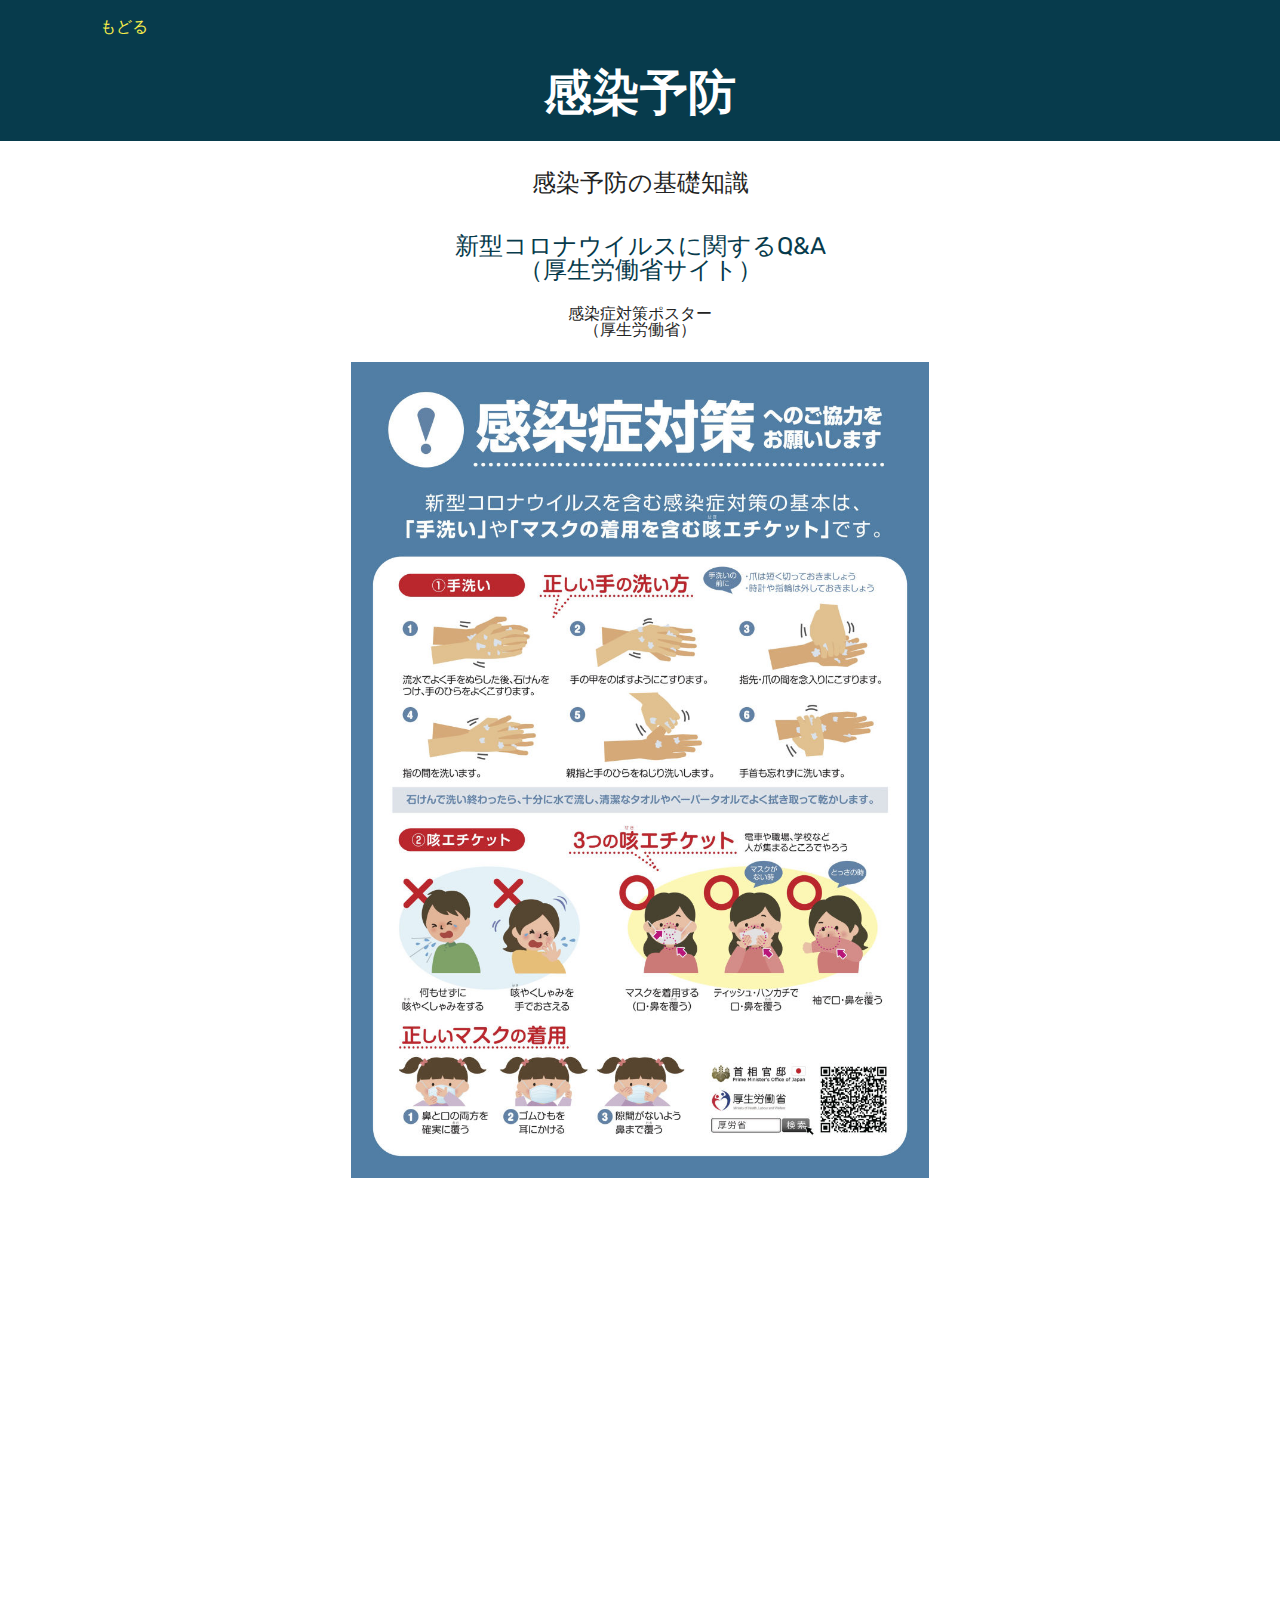
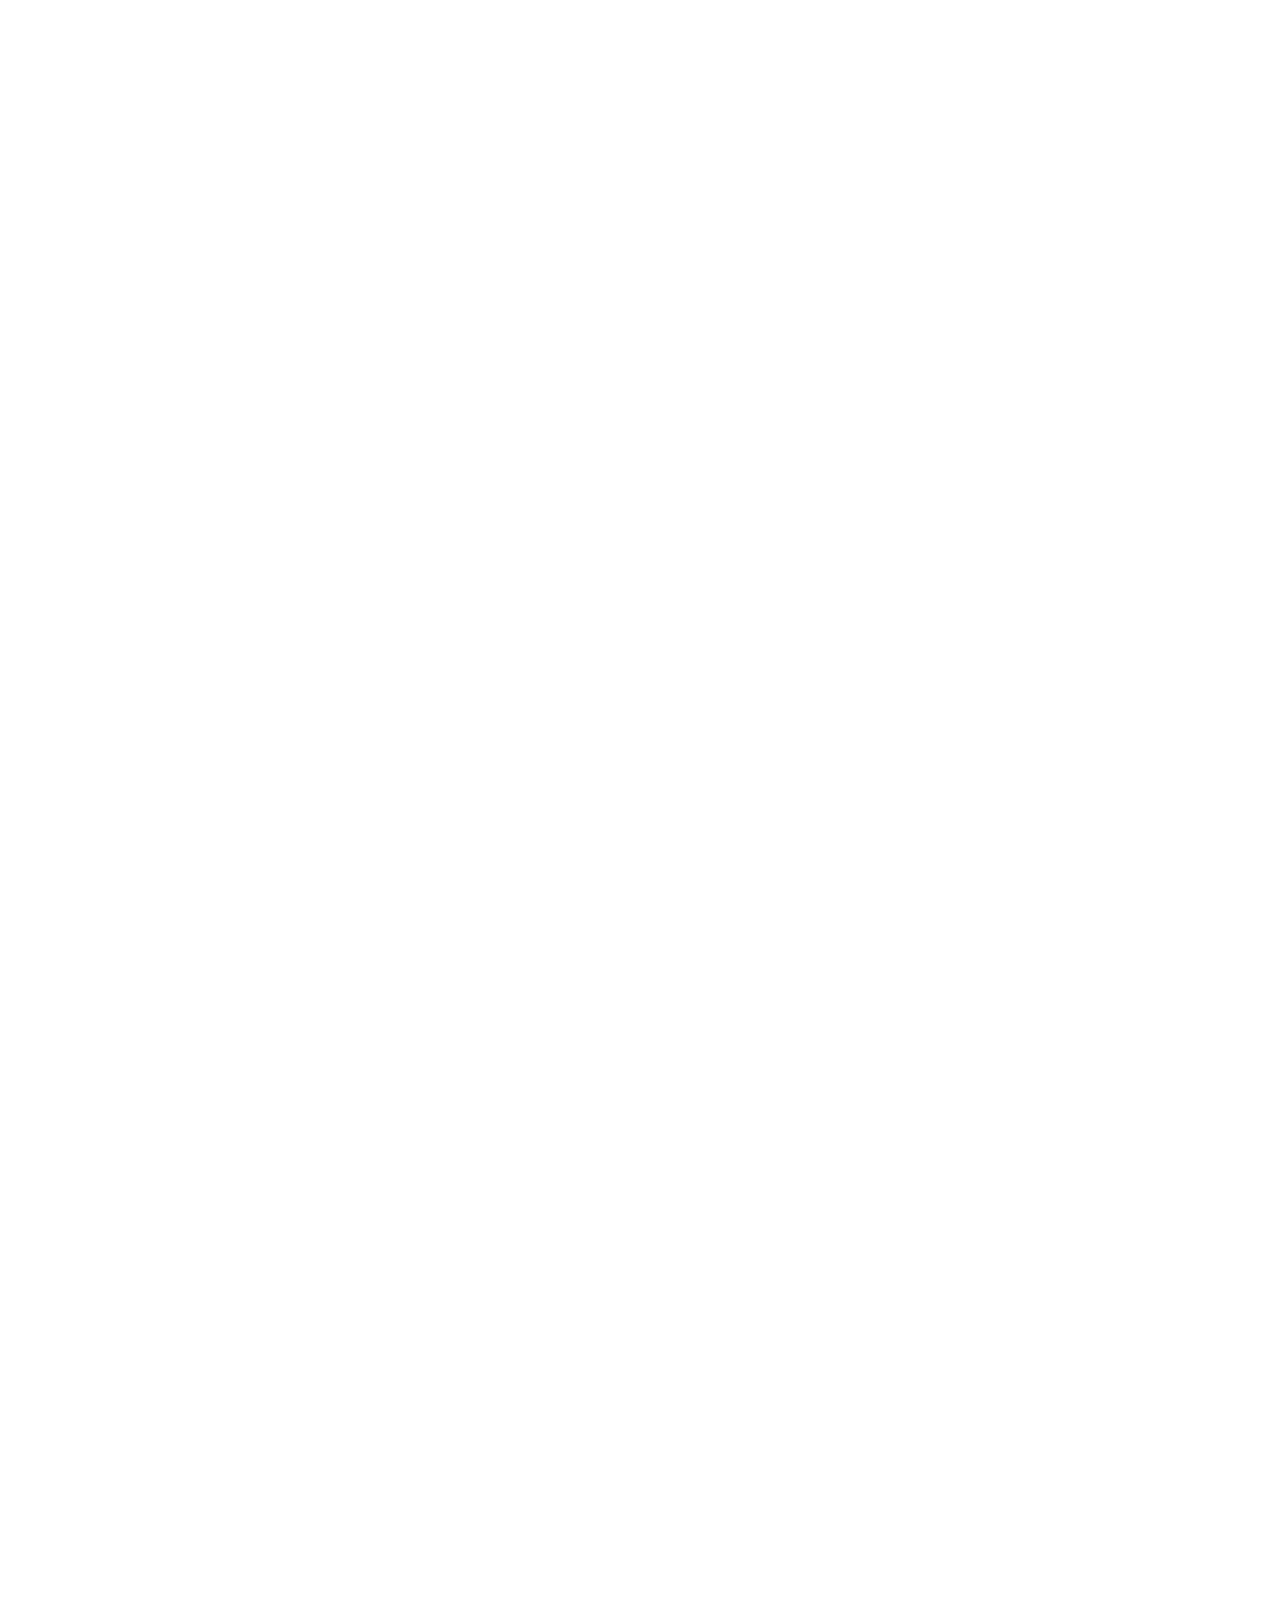
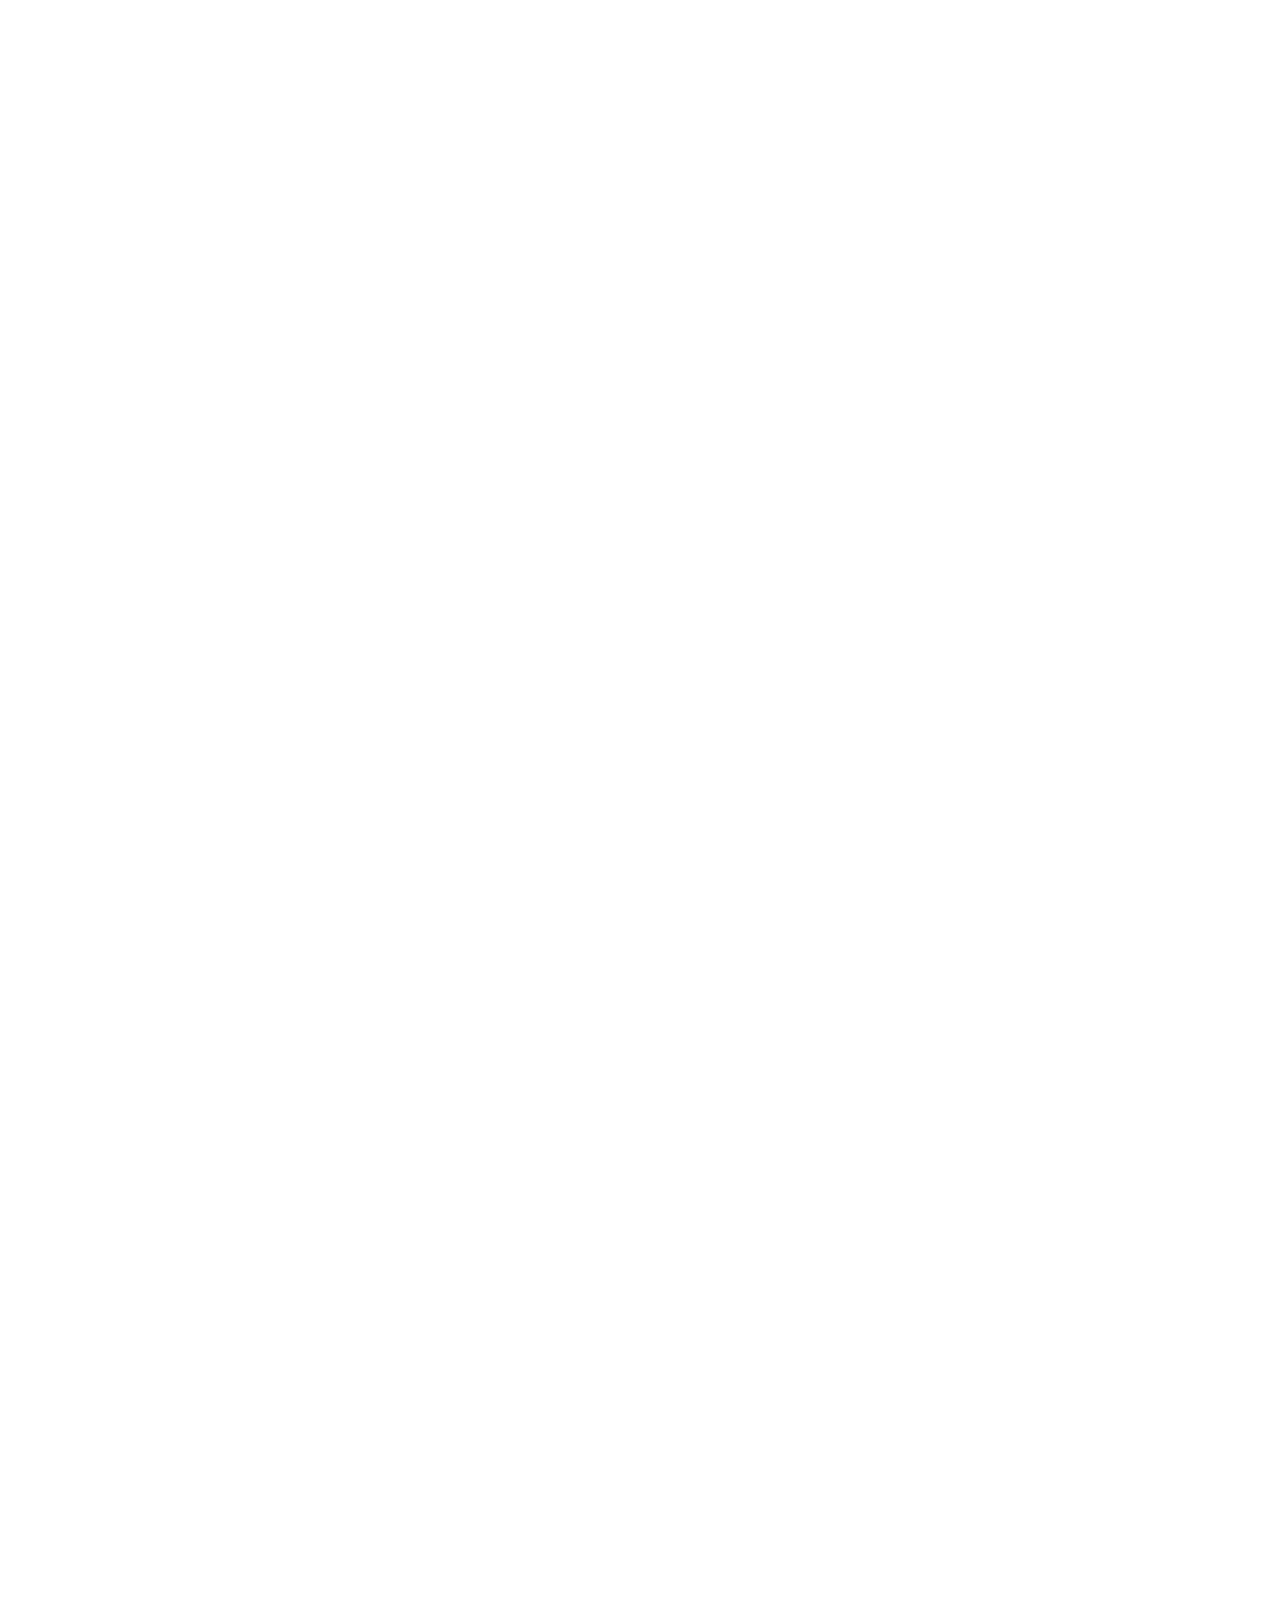
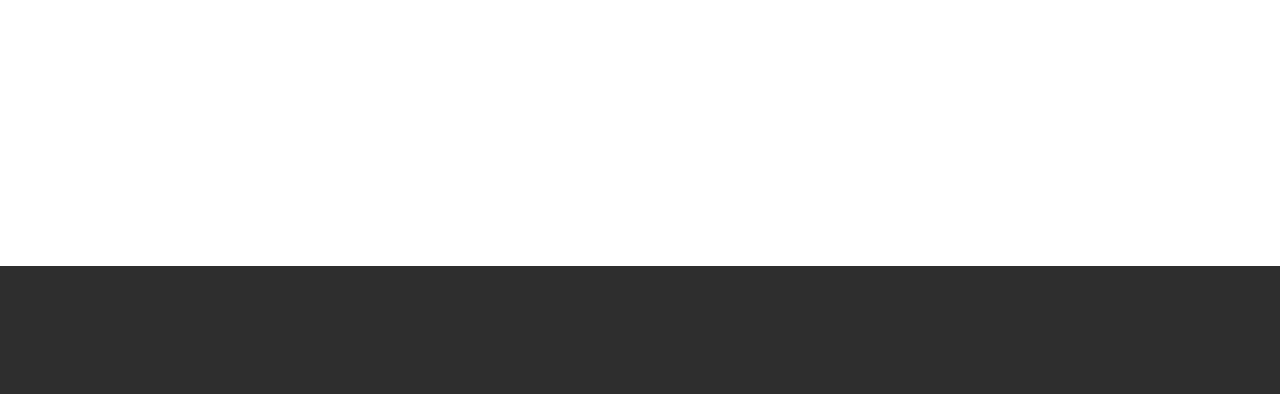
<file: page2.html>
<!DOCTYPE html>
<html  >
<head>
  <!-- Site made with Mobirise Website Builder v4.10.15, https://mobirise.com -->
  <meta charset="UTF-8">
  <meta http-equiv="X-UA-Compatible" content="IE=edge">
  <meta name="generator" content="Mobirise v4.10.15, mobirise.com">
  <meta name="viewport" content="width=device-width, initial-scale=1, minimum-scale=1">
  <link rel="shortcut icon" href="assets/images/128x128.png" type="image/x-icon">
  <meta name="description" content="Website Builder Description">
  
  <title>愛知コロナ情報_感染予防</title>
  <link rel="stylesheet" href="assets/web/assets/mobirise-icons/mobirise-icons.css">
  <link rel="stylesheet" href="assets/bootstrap/css/bootstrap.min.css">
  <link rel="stylesheet" href="assets/bootstrap/css/bootstrap-grid.min.css">
  <link rel="stylesheet" href="assets/bootstrap/css/bootstrap-reboot.min.css">
  <link rel="stylesheet" href="assets/tether/tether.min.css">
  <link rel="stylesheet" href="assets/animatecss/animate.min.css">
  <link rel="stylesheet" href="assets/socicon/css/styles.css">
  <link rel="stylesheet" href="assets/theme/css/style.css">
  <link rel="preload" as="style" href="assets/mobirise/css/mbr-additional.css"><link rel="stylesheet" href="assets/mobirise/css/mbr-additional.css" type="text/css">
  
  
  
</head>
<body>
  <section class="mbr-section article content1 cid-rSllStBrir" id="content1-4">
    
     

    <div class="container">
        <div class="media-container-row">
            <div class="mbr-text col-12 mbr-fonts-style display-7 col-md-12"><a href="index.html" class="text-success">もどる</a></div>
        </div>
    </div>
</section>

<section class="engine"><a href="https://mobirise.info/x">free css templates</a></section><section class="cid-rSllSu4eU9" id="header2-5">

    

    

    <div class="container align-center">
        <div class="row justify-content-md-center">
            <div class="mbr-white col-md-10">
                <h1 class="mbr-section-title mbr-bold pb-3 mbr-fonts-style display-2">
                    感染予防</h1>
                
                
                
            </div>
        </div>
    </div>
    
</section>

<section class="mbr-section content4 cid-rSllSuILMT" id="content4-6">

    

    <div class="container">
        <div class="media-container-row">
            <div class="title col-12 col-md-8">
                <h2 class="align-center pb-3 mbr-fonts-style display-5">
                    感染予防の基礎知識</h2>
                
                
            </div>
        </div>
    </div>
</section>

<section class="mbr-section content4 cid-rSlPyfimYq" id="content4-i">

    

    <div class="container">
        <div class="media-container-row">
            <div class="title col-12 col-md-8">
                <h2 class="align-center pb-3 mbr-fonts-style display-5">
                    <a href="https://www.mhlw.go.jp/stf/seisakunitsuite/bunya/kenkou_iryou/dengue_fever_qa_00001.html" target="_blank">新型コロナウイルスに関するQ&amp;A</a><br><a href="https://www.mhlw.go.jp/stf/seisakunitsuite/bunya/kenkou_iryou/dengue_fever_qa_00001.html" target="_blank">（厚生労働省サイト）</a></h2>
                
                
            </div>
        </div>
    </div>
</section>

<section class="mbr-section content4 cid-rSloJF4mFY" id="content4-f">

    

    <div class="container">
        <div class="media-container-row">
            <div class="title col-12 col-md-8">
                <h2 class="align-center pb-3 mbr-fonts-style display-7">
                    感染症対策ポスター<br>（厚生労働省）</h2>
                
                
            </div>
        </div>
    </div>
</section>

<section class="cid-rSlovf5Q3R" id="image1-e">

    

    <figure class="mbr-figure container">
        <div class="image-block" style="width: 52%;">
            <img src="assets/images/321441-968x1369.jpg" width="1400" alt="Mobirise" title="">
            
        </div>
    </figure>
</section>

<section class="mbr-section content4 cid-rSlmQYeeO0" id="content4-d">

    

    <div class="container">
        <div class="media-container-row">
            <div class="title col-12 col-md-8">
                <h2 class="align-center pb-3 mbr-fonts-style display-7">
                    市民向け感染予防ハンドブック動画<br>（内閣官房）</h2>
                
                
            </div>
        </div>
    </div>
</section>

<section class="cid-rSlmOp0orp" id="video1-c">

    
    
    <figure class="mbr-figure align-center container">
        <div class="video-block" style="width: 66%;">
            <div><iframe class="mbr-embedded-video" src="https://www.youtube.com/embed/zaMxlrME7nU?rel=0&amp;amp;showinfo=0&amp;autoplay=0&amp;loop=0" width="1280" height="720" frameborder="0" allowfullscreen></iframe></div>
        </div>
    </figure>
</section>

<section class="mbr-section content4 cid-rSlpLqmlWB" id="content4-g">

    

    <div class="container">
        <div class="media-container-row">
            <div class="title col-12 col-md-8">
                <h2 class="align-center pb-3 mbr-fonts-style display-7">
                    マスクについて</h2>
                
                
            </div>
        </div>
    </div>
</section>

<section class="cid-rSlpSU9qaR" id="image1-h">

    

    <figure class="mbr-figure container">
        <div class="image-block" style="width: 66%;">
            <img src="assets/images/321424-1228x982.jpg" width="1400" alt="Mobirise" title="">
            
        </div>
    </figure>
</section>

<section class="mbr-section content4 cid-rSlQSpZkUv" id="content4-j">

    

    <div class="container">
        <div class="media-container-row">
            <div class="title col-12 col-md-8">
                <h2 class="align-center pb-3 mbr-fonts-style display-7">感染拡大を防ぐために<br>（厚生労働省）</h2>
                
                
            </div>
        </div>
    </div>
</section>

<section class="cid-rSlRQEBdya" id="image1-k">

    

    <figure class="mbr-figure container">
        <div class="image-block" style="width: 52%;">
            <img src="assets/images/000601720-1228x1774.jpg" width="1400" alt="Mobirise" title="">
            
        </div>
    </figure>
</section>

<section class="mbr-section article content1 cid-rSKKPVO4TZ" id="content1-5">
    
     

    <div class="container">
        <div class="media-container-row">
            <div class="mbr-text col-12 mbr-fonts-style display-5 col-md-8"><p><strong>家庭内でご注意いただきたい8つのポイント</strong></p></div>
        </div>
    </div>
</section>

<section class="mbr-section article content1 cid-rSKL1GOy1w" id="content1-6">
    
     

    <div class="container">
        <div class="media-container-row">
            <div class="mbr-text col-12 mbr-fonts-style display-7 col-md-8"><p><strong>(厚生労働省)</strong></p></div>
        </div>
    </div>
</section>

<section class="cid-rSKKqzsV6E" id="image1-3">

    

    <figure class="mbr-figure container">
        <div class="image-block" style="width: 49%;">
            <img src="assets/images/000601721-1466x2118.jpg" width="1400" alt="Mobirise" title="">
            
        </div>
    </figure>
</section>

<section class="cid-rSKKrkJnDX" id="image1-4">

    

    <figure class="mbr-figure container">
        <div class="image-block" style="width: 49%;">
            <img src="assets/images/000601722-1466x2118.jpg" width="1400" alt="Mobirise" title="">
            
        </div>
    </figure>
</section>

<section once="footers" class="cid-rSllSwTTxm" id="footer7-b">

    

    

    <div class="container">
        <div class="media-container-row align-center mbr-white">
            
            <div class="row social-row">
                <div class="social-list align-right pb-2">
                    
                    
                    
                    
                    
                    
                <div class="soc-item">
                        <a href="https://twitter.com/codeforaichi" target="_blank">
                            <span class="mbr-iconfont mbr-iconfont-social socicon-twitter socicon"></span>
                        </a>
                    </div><div class="soc-item">
                        <a href="https://www.facebook.com/code4aichi/" target="_blank">
                            <span class="mbr-iconfont mbr-iconfont-social socicon-facebook socicon"></span>
                        </a>
                    </div><div class="soc-item">
                        <a href="https://www.youtube.com/channel/UCyEkF4LZwhROy8uk5m4oZFA/featured?view_as=subscriber" target="_blank">
                            <span class="mbr-iconfont mbr-iconfont-social socicon-youtube socicon"></span>
                        </a>
                    </div><div class="soc-item">
                        <a href="https://www.instagram.com/codeforaichi/" target="_blank">
                            <span class="mbr-iconfont mbr-iconfont-social socicon-instagram socicon"></span>
                        </a>
                    </div></div>
            </div>
            <div class="row row-copirayt">
                <p class="mbr-text mb-0 mbr-fonts-style mbr-white align-center display-7">
                    © 2020 by Code for AICHI. All Right Reserved.
                </p>
            </div>
        </div>
    </div>
</section>


  <script src="assets/web/assets/jquery/jquery.min.js"></script>
  <script src="assets/popper/popper.min.js"></script>
  <script src="assets/bootstrap/js/bootstrap.min.js"></script>
  <script src="assets/tether/tether.min.js"></script>
  <script src="assets/smoothscroll/smooth-scroll.js"></script>
  <script src="assets/viewportchecker/jquery.viewportchecker.js"></script>
  <script src="assets/theme/js/script.js"></script>
  
  
 <div id="scrollToTop" class="scrollToTop mbr-arrow-up"><a style="text-align: center;"><i class="mbr-arrow-up-icon mbr-arrow-up-icon-cm cm-icon cm-icon-smallarrow-up"></i></a></div>
    <input name="animation" type="hidden">
  </body>
</html>
</file>
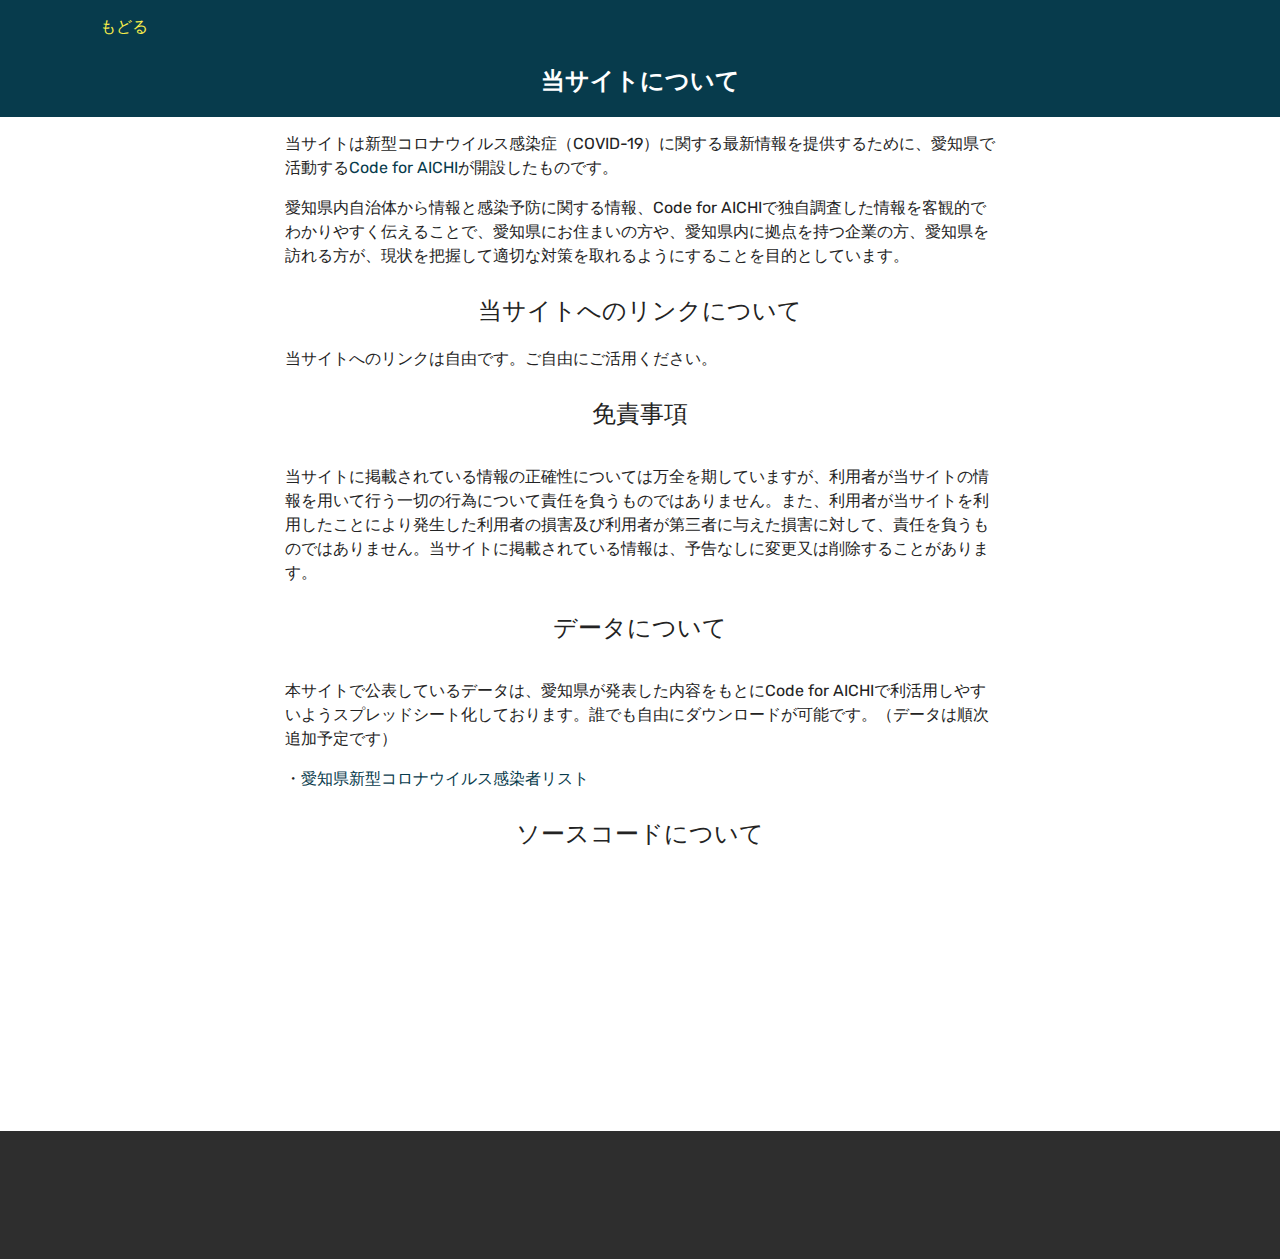
<file: page3.html>
<!DOCTYPE html>
<html  >
<head>
  <!-- Site made with Mobirise Website Builder v4.10.15, https://mobirise.com -->
  <meta charset="UTF-8">
  <meta http-equiv="X-UA-Compatible" content="IE=edge">
  <meta name="generator" content="Mobirise v4.10.15, mobirise.com">
  <meta name="viewport" content="width=device-width, initial-scale=1, minimum-scale=1">
  <link rel="shortcut icon" href="assets/images/128x128.png" type="image/x-icon">
  <meta name="description" content="Website Builder Description">
  
  <title>当サイトについて</title>
  <link rel="stylesheet" href="assets/web/assets/mobirise-icons/mobirise-icons.css">
  <link rel="stylesheet" href="assets/bootstrap/css/bootstrap.min.css">
  <link rel="stylesheet" href="assets/bootstrap/css/bootstrap-grid.min.css">
  <link rel="stylesheet" href="assets/bootstrap/css/bootstrap-reboot.min.css">
  <link rel="stylesheet" href="assets/tether/tether.min.css">
  <link rel="stylesheet" href="assets/animatecss/animate.min.css">
  <link rel="stylesheet" href="assets/socicon/css/styles.css">
  <link rel="stylesheet" href="assets/theme/css/style.css">
  <link rel="preload" as="style" href="assets/mobirise/css/mbr-additional.css"><link rel="stylesheet" href="assets/mobirise/css/mbr-additional.css" type="text/css">
  
  
  
</head>
<body>
  <section class="mbr-section article content1 cid-rSUBJTIdxg" id="content1-8">
    
     

    <div class="container">
        <div class="media-container-row">
            <div class="mbr-text col-12 mbr-fonts-style display-7 col-md-12"><a href="index.html" class="text-success">もどる</a></div>
        </div>
    </div>
</section>

<section class="engine"><a href="https://mobirise.info/g">build your own site</a></section><section class="cid-rSUBJUcc3W" id="header2-9">

    

    

    <div class="container align-center">
        <div class="row justify-content-md-center">
            <div class="mbr-white col-md-10">
                <h1 class="mbr-section-title mbr-bold pb-3 mbr-fonts-style display-5">当サイトについて</h1>
                
                
                
            </div>
        </div>
    </div>
    
</section>

<section class="mbr-section article content1 cid-rSUBJVJXoS" id="content1-c">
    
     

    <div class="container">
        <div class="media-container-row">
            <div class="mbr-text col-12 mbr-fonts-style display-7 col-md-8"><p>当サイトは新型コロナウイルス感染症（COVID-19）に関する最新情報を提供するために、愛知県で活動する<a href="https://www.code4aichi.org/" target="_blank">Code for AICHI</a>が開設したものです。</p><p><span style="font-size: 1rem;">愛知県内自治体から情報と感染予防に関する情報、Code for AICHIで独自調査した情報を客観的でわかりやすく伝えることで、愛知県にお住まいの方や、愛知県内に拠点を持つ企業の方、愛知県を訪れる方が、現状を把握して適切な対策を取れるようにすることを目的としています。</span><br></p></div>
        </div>
    </div>
</section>

<section class="mbr-section content4 cid-rSUDwjvzFA" id="content4-j">

    

    <div class="container">
        <div class="media-container-row">
            <div class="title col-12 col-md-8">
                <h2 class="align-center pb-3 mbr-fonts-style display-5">
                    当サイトへのリンクについて</h2>
                
                
            </div>
        </div>
    </div>
</section>

<section class="mbr-section article content1 cid-rSUDEIyUYc" id="content1-k">
    
     

    <div class="container">
        <div class="media-container-row">
            <div class="mbr-text col-12 mbr-fonts-style display-7 col-md-8"><p>当サイトへのリンクは自由です。ご自由にご活用ください。</p></div>
        </div>
    </div>
</section>

<section class="mbr-section content4 cid-rSUEw8I63B" id="content4-m">

    

    <div class="container">
        <div class="media-container-row">
            <div class="title col-12 col-md-8">
                <h2 class="align-center pb-3 mbr-fonts-style display-5">
                    免責事項</h2>
                
                
            </div>
        </div>
    </div>
</section>

<section class="mbr-section article content1 cid-rSUEzh0rQ8" id="content1-n">
    
     

    <div class="container">
        <div class="media-container-row">
            <div class="mbr-text col-12 mbr-fonts-style display-7 col-md-8"><p>当サイトに掲載されている情報の正確性については万全を期していますが、利用者が当サイトの情報を用いて行う一切の行為について責任を負うものではありません。<span style="font-size: 1rem;">また、利用者が当サイトを利用したことにより発生した利用者の損害及び利用者が第三者に与えた損害に対して、責任を負うものではありません。</span><span style="font-size: 1rem;">当サイトに掲載されている情報は、予告なしに変更又は削除することがあります。</span></p></div>
        </div>
    </div>
</section>

<section class="mbr-section content4 cid-rSUFL6u71f" id="content4-o">

    

    <div class="container">
        <div class="media-container-row">
            <div class="title col-12 col-md-8">
                <h2 class="align-center pb-3 mbr-fonts-style display-5">
                    データについて</h2>
                
                
            </div>
        </div>
    </div>
</section>

<section class="mbr-section article content1 cid-rSUFQ9VgVk" id="content1-p">
    
     

    <div class="container">
        <div class="media-container-row">
            <div class="mbr-text col-12 mbr-fonts-style display-7 col-md-8"><p>本サイトで公表しているデータは、愛知県が発表した内容をもとにCode for AICHIで利活用しやすいようスプレッドシート化しております。<span style="font-size: 1rem;">誰でも自由にダウンロードが可能です。（データは順次追加予定です）</span></p><p>・<a href="https://docs.google.com/spreadsheets/d/1mkXssunv92nDDfrHy_hRqTqW9T0lmlzHLZAJ6aw2xRE/edit?usp=sharing" target="_blank">愛知県新型コロナウイルス感染者リスト</a></p></div>
        </div>
    </div>
</section>

<section class="mbr-section content4 cid-rSUHr1MwxF" id="content4-r">

    

    <div class="container">
        <div class="media-container-row">
            <div class="title col-12 col-md-8">
                <h2 class="align-center pb-3 mbr-fonts-style display-5">
                    ソースコードについて</h2>
                
                
            </div>
        </div>
    </div>
</section>

<section class="mbr-section article content1 cid-rSUHrDVvET" id="content1-s">
    
     

    <div class="container">
        <div class="media-container-row">
            <div class="mbr-text col-12 mbr-fonts-style display-7 col-md-8"><p>本サイトのソースコードはMITライセンスで公開しております。また、誰でも同様のサイトが構築できるよう基本的にノープログラミングツールを使用して作成しております。誰でも自由に利用することができますので、詳しくはGitHub リポジトリをご確認ください。</p><p>・<a href="https://github.com/code4aichi/corona" target="_blank">Code for AICHI GitHub リポジトリ</a></p></div>
        </div>
    </div>
</section>

<section class="mbr-section content4 cid-rSULEM19PQ" id="content4-t">

    

    <div class="container">
        <div class="media-container-row">
            <div class="title col-12 col-md-8">
                <h2 class="align-center pb-3 mbr-fonts-style display-5">制作者・お問合せ先</h2>
                
                
            </div>
        </div>
    </div>
</section>

<section class="mbr-section article content1 cid-rSULGW0kvv" id="content1-u">
    
     

    <div class="container">
        <div class="media-container-row">
            <div class="mbr-text col-12 mbr-fonts-style display-7 col-md-8"><p>・<a href="https://www.code4aichi.org/" target="_blank">Code for AICHIオフィシャルホームページ</a></p></div>
        </div>
    </div>
</section>

<section once="footers" class="cid-rSUBJYsP2P" id="footer7-i">

    

    

    <div class="container">
        <div class="media-container-row align-center mbr-white">
            
            <div class="row social-row">
                <div class="social-list align-right pb-2">
                    
                    
                    
                    
                    
                    
                <div class="soc-item">
                        <a href="https://twitter.com/codeforaichi" target="_blank">
                            <span class="mbr-iconfont mbr-iconfont-social socicon-twitter socicon"></span>
                        </a>
                    </div><div class="soc-item">
                        <a href="https://www.facebook.com/code4aichi/" target="_blank">
                            <span class="mbr-iconfont mbr-iconfont-social socicon-facebook socicon"></span>
                        </a>
                    </div><div class="soc-item">
                        <a href="https://www.youtube.com/channel/UCyEkF4LZwhROy8uk5m4oZFA/featured?view_as=subscriber" target="_blank">
                            <span class="mbr-iconfont mbr-iconfont-social socicon-youtube socicon"></span>
                        </a>
                    </div><div class="soc-item">
                        <a href="https://www.instagram.com/codeforaichi/" target="_blank">
                            <span class="mbr-iconfont mbr-iconfont-social socicon-instagram socicon"></span>
                        </a>
                    </div></div>
            </div>
            <div class="row row-copirayt">
                <p class="mbr-text mb-0 mbr-fonts-style mbr-white align-center display-7">
                    © 2020 by Code for AICHI. All Right Reserved.
                </p>
            </div>
        </div>
    </div>
</section>


  <script src="assets/web/assets/jquery/jquery.min.js"></script>
  <script src="assets/popper/popper.min.js"></script>
  <script src="assets/bootstrap/js/bootstrap.min.js"></script>
  <script src="assets/tether/tether.min.js"></script>
  <script src="assets/smoothscroll/smooth-scroll.js"></script>
  <script src="assets/viewportchecker/jquery.viewportchecker.js"></script>
  <script src="assets/theme/js/script.js"></script>
  
  
  <input name="animation" type="hidden">
   <div id="scrollToTop" class="scrollToTop mbr-arrow-up"><a style="text-align: center;"><i class="mbr-arrow-up-icon mbr-arrow-up-icon-cm cm-icon cm-icon-smallarrow-up"></i></a></div>
  </body>
</html>
</file>
<file: assets/socicon/css/styles.css>
@charset "UTF-8";

@font-face {
  font-family: "socicon";
  src:url("../fonts/socicon.eot");
  src:url("../fonts/socicon.eot?#iefix") format("embedded-opentype"),
    url("../fonts/socicon.woff") format("woff"),
    url("../fonts/socicon.ttf") format("truetype"),
    url("../fonts/socicon.svg#socicon") format("svg");
  font-weight: normal;
  font-style: normal;
  font-display:swap;
}

[data-icon]:before {
  font-family: "socicon" !important;
  content: attr(data-icon);
  font-style: normal !important;
  font-weight: normal !important;
  font-variant: normal !important;
  text-transform: none !important;
  speak: none;
  line-height: 1;
  -webkit-font-smoothing: antialiased;
  -moz-osx-font-smoothing: grayscale;
}

[class^="socicon-"]:before,
[class*=" socicon-"]:before {
  font-family: "socicon" !important;
  font-style: normal !important;
  font-weight: normal !important;
  font-variant: normal !important;
  text-transform: none !important;
  speak: none;
  line-height: 1;
  -webkit-font-smoothing: antialiased;
  -moz-osx-font-smoothing: grayscale;
}

.socicon-modelmayhem:before {
  content: "\e000";
}
.socicon-mixcloud:before {
  content: "\e001";
}
.socicon-drupal:before {
  content: "\e002";
}
.socicon-swarm:before {
  content: "\e003";
}
.socicon-istock:before {
  content: "\e004";
}
.socicon-yammer:before {
  content: "\e005";
}
.socicon-ello:before {
  content: "\e006";
}
.socicon-stackoverflow:before {
  content: "\e007";
}
.socicon-persona:before {
  content: "\e008";
}
.socicon-triplej:before {
  content: "\e009";
}
.socicon-houzz:before {
  content: "\e00a";
}
.socicon-rss:before {
  content: "\e00b";
}
.socicon-paypal:before {
  content: "\e00c";
}
.socicon-odnoklassniki:before {
  content: "\e00d";
}
.socicon-airbnb:before {
  content: "\e00e";
}
.socicon-periscope:before {
  content: "\e00f";
}
.socicon-outlook:before {
  content: "\e010";
}
.socicon-coderwall:before {
  content: "\e011";
}
.socicon-tripadvisor:before {
  content: "\e012";
}
.socicon-appnet:before {
  content: "\e013";
}
.socicon-goodreads:before {
  content: "\e014";
}
.socicon-tripit:before {
  content: "\e015";
}
.socicon-lanyrd:before {
  content: "\e016";
}
.socicon-slideshare:before {
  content: "\e017";
}
.socicon-buffer:before {
  content: "\e018";
}
.socicon-disqus:before {
  content: "\e019";
}
.socicon-vkontakte:before {
  content: "\e01a";
}
.socicon-whatsapp:before {
  content: "\e01b";
}
.socicon-patreon:before {
  content: "\e01c";
}
.socicon-storehouse:before {
  content: "\e01d";
}
.socicon-pocket:before {
  content: "\e01e";
}
.socicon-mail:before {
  content: "\e01f";
}
.socicon-blogger:before {
  content: "\e020";
}
.socicon-technorati:before {
  content: "\e021";
}
.socicon-reddit:before {
  content: "\e022";
}
.socicon-dribbble:before {
  content: "\e023";
}
.socicon-stumbleupon:before {
  content: "\e024";
}
.socicon-digg:before {
  content: "\e025";
}
.socicon-envato:before {
  content: "\e026";
}
.socicon-behance:before {
  content: "\e027";
}
.socicon-delicious:before {
  content: "\e028";
}
.socicon-deviantart:before {
  content: "\e029";
}
.socicon-forrst:before {
  content: "\e02a";
}
.socicon-play:before {
  content: "\e02b";
}
.socicon-zerply:before {
  content: "\e02c";
}
.socicon-wikipedia:before {
  content: "\e02d";
}
.socicon-apple:before {
  content: "\e02e";
}
.socicon-flattr:before {
  content: "\e02f";
}
.socicon-github:before {
  content: "\e030";
}
.socicon-renren:before {
  content: "\e031";
}
.socicon-friendfeed:before {
  content: "\e032";
}
.socicon-newsvine:before {
  content: "\e033";
}
.socicon-identica:before {
  content: "\e034";
}
.socicon-bebo:before {
  content: "\e035";
}
.socicon-zynga:before {
  content: "\e036";
}
.socicon-steam:before {
  content: "\e037";
}
.socicon-xbox:before {
  content: "\e038";
}
.socicon-windows:before {
  content: "\e039";
}
.socicon-qq:before {
  content: "\e03a";
}
.socicon-douban:before {
  content: "\e03b";
}
.socicon-meetup:before {
  content: "\e03c";
}
.socicon-playstation:before {
  content: "\e03d";
}
.socicon-android:before {
  content: "\e03e";
}
.socicon-snapchat:before {
  content: "\e03f";
}
.socicon-twitter:before {
  content: "\e040";
}
.socicon-facebook:before {
  content: "\e041";
}
.socicon-googleplus:before {
  content: "\e042";
}
.socicon-pinterest:before {
  content: "\e043";
}
.socicon-foursquare:before {
  content: "\e044";
}
.socicon-yahoo:before {
  content: "\e045";
}
.socicon-skype:before {
  content: "\e046";
}
.socicon-yelp:before {
  content: "\e047";
}
.socicon-feedburner:before {
  content: "\e048";
}
.socicon-linkedin:before {
  content: "\e049";
}
.socicon-viadeo:before {
  content: "\e04a";
}
.socicon-xing:before {
  content: "\e04b";
}
.socicon-myspace:before {
  content: "\e04c";
}
.socicon-soundcloud:before {
  content: "\e04d";
}
.socicon-spotify:before {
  content: "\e04e";
}
.socicon-grooveshark:before {
  content: "\e04f";
}
.socicon-lastfm:before {
  content: "\e050";
}
.socicon-youtube:before {
  content: "\e051";
}
.socicon-vimeo:before {
  content: "\e052";
}
.socicon-dailymotion:before {
  content: "\e053";
}
.socicon-vine:before {
  content: "\e054";
}
.socicon-flickr:before {
  content: "\e055";
}
.socicon-500px:before {
  content: "\e056";
}
.socicon-wordpress:before {
  content: "\e058";
}
.socicon-tumblr:before {
  content: "\e059";
}
.socicon-twitch:before {
  content: "\e05a";
}
.socicon-8tracks:before {
  content: "\e05b";
}
.socicon-amazon:before {
  content: "\e05c";
}
.socicon-icq:before {
  content: "\e05d";
}
.socicon-smugmug:before {
  content: "\e05e";
}
.socicon-ravelry:before {
  content: "\e05f";
}
.socicon-weibo:before {
  content: "\e060";
}
.socicon-baidu:before {
  content: "\e061";
}
.socicon-angellist:before {
  content: "\e062";
}
.socicon-ebay:before {
  content: "\e063";
}
.socicon-imdb:before {
  content: "\e064";
}
.socicon-stayfriends:before {
  content: "\e065";
}
.socicon-residentadvisor:before {
  content: "\e066";
}
.socicon-google:before {
  content: "\e067";
}
.socicon-yandex:before {
  content: "\e068";
}
.socicon-sharethis:before {
  content: "\e069";
}
.socicon-bandcamp:before {
  content: "\e06a";
}
.socicon-itunes:before {
  content: "\e06b";
}
.socicon-deezer:before {
  content: "\e06c";
}
.socicon-telegram:before {
  content: "\e06e";
}
.socicon-openid:before {
  content: "\e06f";
}
.socicon-amplement:before {
  content: "\e070";
}
.socicon-viber:before {
  content: "\e071";
}
.socicon-zomato:before {
  content: "\e072";
}
.socicon-draugiem:before {
  content: "\e074";
}
.socicon-endomodo:before {
  content: "\e075";
}
.socicon-filmweb:before {
  content: "\e076";
}
.socicon-stackexchange:before {
  content: "\e077";
}
.socicon-wykop:before {
  content: "\e078";
}
.socicon-teamspeak:before {
  content: "\e079";
}
.socicon-teamviewer:before {
  content: "\e07a";
}
.socicon-ventrilo:before {
  content: "\e07b";
}
.socicon-younow:before {
  content: "\e07c";
}
.socicon-raidcall:before {
  content: "\e07d";
}
.socicon-mumble:before {
  content: "\e07e";
}
.socicon-medium:before {
  content: "\e06d";
}
.socicon-bebee:before {
  content: "\e07f";
}
.socicon-hitbox:before {
  content: "\e080";
}
.socicon-reverbnation:before {
  content: "\e081";
}
.socicon-formulr:before {
  content: "\e082";
}
.socicon-instagram:before {
  content: "\e057";
}
.socicon-battlenet:before {
  content: "\e083";
}
.socicon-chrome:before {
  content: "\e084";
}
.socicon-discord:before {
  content: "\e086";
}
.socicon-issuu:before {
  content: "\e087";
}
.socicon-macos:before {
  content: "\e088";
}
.socicon-firefox:before {
  content: "\e089";
}
.socicon-opera:before {
  content: "\e08d";
}
.socicon-keybase:before {
  content: "\e090";
}
.socicon-alliance:before {
  content: "\e091";
}
.socicon-livejournal:before {
  content: "\e092";
}
.socicon-googlephotos:before {
  content: "\e093";
}
.socicon-horde:before {
  content: "\e094";
}
.socicon-etsy:before {
  content: "\e095";
}
.socicon-zapier:before {
  content: "\e096";
}
.socicon-google-scholar:before {
  content: "\e097";
}
.socicon-researchgate:before {
  content: "\e098";
}
.socicon-wechat:before {
  content: "\e099";
}
.socicon-strava:before {
  content: "\e09a";
}
.socicon-line:before {
  content: "\e09b";
}
.socicon-lyft:before {
  content: "\e09c";
}
.socicon-uber:before {
  content: "\e09d";
}
.socicon-songkick:before {
  content: "\e09e";
}
.socicon-viewbug:before {
  content: "\e09f";
}
.socicon-googlegroups:before {
  content: "\e0a0";
}
.socicon-quora:before {
  content: "\e073";
}
.socicon-diablo:before {
  content: "\e085";
}
.socicon-blizzard:before {
  content: "\e0a1";
}
.socicon-hearthstone:before {
  content: "\e08b";
}
.socicon-heroes:before {
  content: "\e08a";
}
.socicon-overwatch:before {
  content: "\e08c";
}
.socicon-warcraft:before {
  content: "\e08e";
}
.socicon-starcraft:before {
  content: "\e08f";
}
.socicon-beam:before {
  content: "\e0a2";
}
.socicon-curse:before {
  content: "\e0a3";
}
.socicon-player:before {
  content: "\e0a4";
}
.socicon-streamjar:before {
  content: "\e0a5";
}
.socicon-nintendo:before {
  content: "\e0a6";
}
.socicon-hellocoton:before {
  content: "\e0a7";
}
</file>
<file: assets/theme/css/style.css>
/*!
 * Mobirise v4 theme (https://mobirise.com/)
 * Copyright 2017 Mobirise
 */
section {
  background-color: #eeeeee;
}

body {
  font-style: normal;
  line-height: 1.5;
}

section,
.container,
.container-fluid {
  position: relative;
  word-wrap: break-word;
}

a.mbr-iconfont:hover {
  text-decoration: none;
}

.article .lead p,
.article .lead ul,
.article .lead ol,
.article .lead pre,
.article .lead blockquote {
  margin-bottom: 0;
}

ul,
ol,
pre,
blockquote {
  margin-bottom: 2.3125rem;
}

pre {
  background: #f4f4f4;
  padding: 10px 24px;
  white-space: pre-wrap;
}

.inactive {
  -webkit-user-select: none;
  -moz-user-select: none;
  -ms-user-select: none;
  user-select: none;
  pointer-events: none;
  -webkit-user-drag: none;
  user-drag: none;
}

.mbr-section__comments .row {
  justify-content: center;
  -webkit-justify-content: center;
}

a {
  font-style: normal;
  font-weight: 400;
  cursor: pointer;
}

a, a:hover {
  text-decoration: none;
}

figure {
  margin-bottom: 0;
}

body {
  color: #232323;
}

h1,
h2,
h3,
h4,
h5,
h6,
.h1,
.h2,
.h3,
.h4,
.h5,
.h6,
.display-1,
.display-2,
.display-3,
.display-4 {
  line-height: 1;
  word-break: break-word;
  word-wrap: break-word;
}

b,
strong {
  font-weight: bold;
}

blockquote {
  padding: 10px 0 10px 20px;
  position: relative;
  border-left: 2px solid;
  border-color: #ff3366;
}

input:-webkit-autofill, input:-webkit-autofill:hover, input:-webkit-autofill:focus, input:-webkit-autofill:active {
  transition-delay: 9999s;
  transition-property: background-color, color;
}

textarea[type='hidden'] {
  display: none;
}

body {
  position: relative;
}

section {
  background-position: 50% 50%;
  background-repeat: no-repeat;
  background-size: cover;
}

section .mbr-background-video,
section .mbr-background-video-preview {
  position: absolute;
  bottom: 0;
  left: 0;
  right: 0;
  top: 0;
}

.hidden {
  visibility: hidden;
}

.mbr-z-index20 {
  z-index: 20;
}

/*! Base colors */
.mbr-white {
  color: #ffffff;
}

.mbr-black {
  color: #000000;
}

.mbr-bg-white {
  background-color: #ffffff;
}

.mbr-bg-black {
  background-color: #000000;
}

/*! Text-aligns */
.align-left {
  text-align: left;
}

.align-center {
  text-align: center;
}

.align-right {
  text-align: right;
}

@media (max-width: 767px) {
  .align-left,
  .align-center,
  .align-right,
  .mbr-section-btn,
  .mbr-section-title {
    text-align: center;
  }
}

/*! Font-weight  */
.mbr-light {
  font-weight: 300;
}

.mbr-regular {
  font-weight: 400;
}

.mbr-semibold {
  font-weight: 500;
}

.mbr-bold {
  font-weight: 700;
}

/*! Media  */
.media-size-item {
  -webkit-flex: 1 1 auto;
  -moz-flex: 1 1 auto;
  -ms-flex: 1 1 auto;
  -o-flex: 1 1 auto;
  flex: 1 1 auto;
}

.media-content {
  -webkit-flex-basis: 100%;
  flex-basis: 100%;
}

.media-container-row {
  display: -ms-flexbox;
  display: -webkit-flex;
  display: flex;
  -webkit-flex-direction: row;
  -ms-flex-direction: row;
  flex-direction: row;
  -webkit-flex-wrap: wrap;
  -ms-flex-wrap: wrap;
  flex-wrap: wrap;
  -webkit-justify-content: center;
  -ms-flex-pack: center;
  justify-content: center;
  -webkit-align-content: center;
  -ms-flex-line-pack: center;
  align-content: center;
  -webkit-align-items: start;
  -ms-flex-align: start;
  align-items: start;
}

.media-container-row .media-size-item {
  width: 400px;
}

.media-container-column {
  display: -ms-flexbox;
  display: -webkit-flex;
  display: flex;
  -webkit-flex-direction: column;
  -ms-flex-direction: column;
  flex-direction: column;
  -webkit-flex-wrap: wrap;
  -ms-flex-wrap: wrap;
  flex-wrap: wrap;
  -webkit-justify-content: center;
  -ms-flex-pack: center;
  justify-content: center;
  -webkit-align-content: center;
  -ms-flex-line-pack: center;
  align-content: center;
  -webkit-align-items: stretch;
  -ms-flex-align: stretch;
  align-items: stretch;
}

.media-container-column > * {
  width: 100%;
}

@media (min-width: 992px) {
  .media-container-row {
    -webkit-flex-wrap: nowrap;
    -ms-flex-wrap: nowrap;
    flex-wrap: nowrap;
  }
}

figure {
  overflow: hidden;
}

figure[mbr-media-size] {
  transition: width 0.1s;
}

.mbr-figure img,
.mbr-figure iframe {
  display: block;
  width: 100%;
}

.card {
  background-color: transparent;
  border: none;
}

.card-box {
  width: 100%;
}

.card-img {
  text-align: center;
  flex-shrink: 0;
  -webkit-flex-shrink: 0;
}

.media {
  max-width: 100%;
  margin: 0 auto;
}

.mbr-figure {
  -ms-flex-item-align: center;
  -ms-grid-row-align: center;
  -webkit-align-self: center;
  align-self: center;
}

.media-container > div {
  max-width: 100%;
}

.mbr-figure img,
.card-img img {
  width: 100%;
}

@media (max-width: 991px) {
  .media-size-item {
    width: auto !important;
  }
  .media {
    width: auto;
  }
  .mbr-figure {
    width: 100% !important;
  }
}

/*! Buttons */
.btn {
  font-weight: 500;
  border-width: 2px;
  font-style: normal;
  letter-spacing: 1px;
  margin: .4rem .8rem;
  white-space: normal;
  -webkit-transition: all .3s ease-in-out;
  -moz-transition: all .3s ease-in-out;
  transition: all .3s ease-in-out;
  display: inline-flex;
  align-items: center;
  justify-content: center;
  word-break: break-word;
  -webkit-align-items: center;
  -webkit-justify-content: center;
  display: -webkit-inline-flex;
}

.btn-sm {
  font-weight: 500;
  letter-spacing: 1px;
  -webkit-transition: all .3s ease-in-out;
  -moz-transition: all .3s ease-in-out;
  transition: all .3s ease-in-out;
}

.btn-md {
  font-weight: 500;
  letter-spacing: 1px;
  margin: .4rem .8rem !important;
  -webkit-transition: all .3s ease-in-out;
  -moz-transition: all .3s ease-in-out;
  transition: all .3s ease-in-out;
}

.btn-lg {
  font-weight: 500;
  letter-spacing: 1px;
  margin: .4rem .8rem !important;
  -webkit-transition: all .3s ease-in-out;
  -moz-transition: all .3s ease-in-out;
  transition: all .3s ease-in-out;
}

.mbr-section-btn {
  margin-left: -0.25rem;
  margin-right: -0.25rem;
  font-size: 0;
}

nav .mbr-section-btn {
  margin-left: 0rem;
  margin-right: 0rem;
}

.btn-form {
  border-radius: 0;
}

.btn-form:hover {
  cursor: pointer;
}

/*! Btn icon margin */
.btn .mbr-iconfont,
.btn.btn-sm .mbr-iconfont {
  cursor: pointer;
  margin-right: 0.5rem;
}

.btn.btn-md .mbr-iconfont,
.btn.btn-md .mbr-iconfont {
  margin-right: 0.8rem;
}

.mbr-regular {
  font-weight: 400;
}

.mbr-semibold {
  font-weight: 500;
}

.mbr-bold {
  font-weight: 700;
}

[type='submit'] {
  -webkit-appearance: none;
}

/*! Full-screen */
.mbr-fullscreen .mbr-overlay {
  min-height: 100vh;
}

.mbr-fullscreen {
  display: flex;
  display: -webkit-flex;
  display: -moz-flex;
  display: -ms-flex;
  display: -o-flex;
  align-items: center;
  -webkit-align-items: center;
  min-height: 100vh;
  padding-top: 3rem;
  padding-bottom: 3rem;
}

/*! Map */
.map {
  height: 25rem;
  position: relative;
}

.map iframe {
  width: 100%;
  height: 100%;
}

.mbr-overlay {
  background-color: #000;
  bottom: 0;
  left: 0;
  opacity: .5;
  position: absolute;
  right: 0;
  top: 0;
  z-index: 0;
  pointer-events: none;
}

/* Form */
blockquote {
  font-style: italic;
  padding: 10px 0 10px 20px;
  font-size: 1.09rem;
  position: relative;
  border-width: 3px;
}

.form-control {
  background-color: #f5f5f5;
  box-shadow: none;
  color: #565656;
  line-height: 1.43;
  min-height: 3.5em;
  padding: 1.07em .5em;
}

.form-control, .form-control:focus {
  border: 1px solid #e8e8e8;
}

.form-active .form-control:invalid {
  border-color: red;
}

.form-control-label {
  position: relative;
  cursor: pointer;
  margin-bottom: .357em;
  padding: 0;
}

.alert {
  color: #ffffff;
  border-radius: 0;
  border: 0;
  font-size: .875rem;
  line-height: 1.5;
  margin-bottom: 1.875rem;
  padding: 1.25rem;
  position: relative;
}

.alert.alert-form::after {
  background-color: inherit;
  bottom: -7px;
  content: "";
  display: block;
  height: 14px;
  left: 50%;
  margin-left: -7px;
  position: absolute;
  transform: rotate(45deg);
  width: 14px;
  -webkit-transform: rotate(45deg);
}

.form-asterisk {
  font-family: initial;
  position: absolute;
  top: -2px;
  font-weight: normal;
}

/*! Scroll to top arrow */
#scrollToTop a i:before {
  content: '';
  position: absolute;
  height: 40%;
  top: 25%;
  background: #fff;
  width: 2px;
  left: calc(50% - 1px);
}

#scrollToTop a i:after {
  content: '';
  position: absolute;
  display: block;
  border-top: 2px solid #fff;
  border-right: 2px solid #fff;
  width: 40%;
  height: 40%;
  left: 30%;
  bottom: 30%;
  transform: rotate(135deg);
  -webkit-transform: rotate(135deg);
}

.mbr-arrow-up {
  bottom: 25px;
  right: 90px;
  position: fixed;
  text-align: right;
  z-index: 5000;
  color: #ffffff;
  font-size: 32px;
  transform: rotate(180deg);
  -webkit-transform: rotate(180deg);
}

.mbr-arrow-up a {
  background: rgba(0, 0, 0, 0.2);
  border-radius: 3px;
  color: #fff;
  display: inline-block;
  height: 60px;
  width: 60px;
  outline-style: none !important;
  position: relative;
  text-decoration: none;
  transition: all 0.3s ease-in-out;
  cursor: pointer;
  text-align: center;
}

.mbr-arrow-up a:hover {
  background-color: rgba(0, 0, 0, 0.4);
}

.mbr-arrow-up a i {
  line-height: 60px;
}

.mbr-arrow-up-icon {
  display: block;
  color: #fff;
}

.mbr-arrow-up-icon::before {
  content: '\203a';
  display: inline-block;
  font-family: serif;
  font-size: 32px;
  line-height: 1;
  font-style: normal;
  position: relative;
  top: 6px;
  left: -4px;
  -webkit-transform: rotate(-90deg);
  transform: rotate(-90deg);
}

/*! Arrow Down */
.mbr-arrow {
  position: absolute;
  bottom: 45px;
  left: 50%;
  width: 60px;
  height: 60px;
  cursor: pointer;
  background-color: rgba(80, 80, 80, 0.5);
  border-radius: 50%;
  -webkit-transform: translateX(-50%);
  transform: translateX(-50%);
}

.mbr-arrow > a {
  display: inline-block;
  text-decoration: none;
  outline-style: none;
  -webkit-animation: arrowdown 1.7s ease-in-out infinite;
  animation: arrowdown 1.7s ease-in-out infinite;
}

.mbr-arrow > a > i {
  position: absolute;
  top: -2px;
  left: 15px;
  font-size: 2rem;
}

@keyframes arrowdown {
  0% {
    transform: translateY(0px);
    -webkit-transform: translateY(0px);
  }
  50% {
    transform: translateY(-5px);
    -webkit-transform: translateY(-5px);
  }
  100% {
    transform: translateY(0px);
    -webkit-transform: translateY(0px);
  }
}

@-webkit-keyframes arrowdown {
  0% {
    transform: translateY(0px);
    -webkit-transform: translateY(0px);
  }
  50% {
    transform: translateY(-5px);
    -webkit-transform: translateY(-5px);
  }
  100% {
    transform: translateY(0px);
    -webkit-transform: translateY(0px);
  }
}

@media (max-width: 500px) {
  .mbr-arrow-up {
    left: 50%;
    right: auto;
    transform: translateX(-50%) rotate(180deg);
    -webkit-transform: translateX(-50%) rotate(180deg);
  }
}

/*Gradients animation*/
@keyframes gradient-animation {
  from {
    background-position: 0% 100%;
    animation-timing-function: ease-in-out;
  }
  to {
    background-position: 100% 0%;
    animation-timing-function: ease-in-out;
  }
}

@-webkit-keyframes gradient-animation {
  from {
    background-position: 0% 100%;
    animation-timing-function: ease-in-out;
  }
  to {
    background-position: 100% 0%;
    animation-timing-function: ease-in-out;
  }
}

.bg-gradient {
  background-size: 200% 200%;
  animation: gradient-animation 5s infinite alternate;
  -webkit-animation: gradient-animation 5s infinite alternate;
}

.menu .navbar-brand {
  display: -webkit-flex;
}

.menu .navbar-brand span {
  display: flex;
  display: -webkit-flex;
}

.menu .navbar-brand .navbar-caption-wrap {
  display: -webkit-flex;
}

.menu .navbar-brand .navbar-logo img {
  display: -webkit-flex;
}

@media (min-width: 768px) and (max-width: 1023px) {
  .menu .navbar-toggleable-sm .navbar-nav {
    display: -webkit-box;
    display: -webkit-flex;
    display: -ms-flexbox;
  }
}

@media (max-width: 1023px) {
  .menu .navbar-collapse {
    max-height: 93.5vh;
  }
  .menu .navbar-collapse.show {
    overflow: auto;
  }
}

@media (min-width: 1024px) {
  .menu .navbar-nav.nav-dropdown {
    display: -webkit-flex;
  }
  .menu .navbar-toggleable-sm .navbar-collapse {
    display: -webkit-flex !important;
  }
  .menu .collapsed .navbar-collapse {
    max-height: 93.5vh;
  }
  .menu .collapsed .navbar-collapse.show {
    overflow: auto;
  }
}

@media (max-width: 767px) {
  .menu .navbar-collapse {
    max-height: 80vh;
  }
}

/* Others*/
.note-check a[data-value=Rubik] {
  font-style: normal;
}

.mbr-arrow a {
  color: #ffffff;
}

@media (max-width: 767px) {
  .mbr-arrow {
    display: none;
  }
}

.navbar {
  display: -webkit-flex;
  -webkit-flex-wrap: wrap;
  -webkit-align-items: center;
  -webkit-justify-content: space-between;
}

.navbar-collapse {
  -webkit-flex-basis: 100%;
  -webkit-flex-grow: 1;
  -webkit-align-items: center;
}

.nav-dropdown .link {
  padding: 0.667em 1.667em !important;
  margin: 0 !important;
}

.nav {
  display: -webkit-flex;
  -webkit-flex-wrap: wrap;
}

.row {
  display: -webkit-flex;
  -webkit-flex-wrap: wrap;
}

.justify-content-center {
  -webkit-justify-content: center;
}

.form-inline {
  display: -webkit-flex;
  -webkit-flex-flow: row wrap;
  -webkit-align-items: center;
}

.card-wrapper {
  -webkit-flex: 1;
}

.carousel-control {
  z-index: 10;
  display: -webkit-flex;
  -webkit-align-items: center;
  -webkit-justify-content: center;
}

.carousel-controls {
  display: -webkit-flex;
}

.media {
  display: -webkit-flex;
}

.form-group:focus {
  outline: none;
}

.jq-selectbox__select {
  padding: 1.07em 0.5em;
  position: absolute;
  top: 0;
  left: 0;
  width: 100%;
}

.jq-selectbox__dropdown {
  position: absolute;
  top: 100% !important;
  left: 0 !important;
  width: 100% !important;
}

.jq-selectbox__trigger-arrow {
  transform: translateY(-50%);
}

.jq-selectbox li {
  padding: 1.07em 0.5em;
}

input[type='range'] {
  padding-left: 0 !important;
  padding-right: 0 !important;
}

.modal-dialog,
.modal-content {
  height: 100%;
}

.modal-dialog .carousel-inner {
  height: 100%;
}

.carousel-item {
  text-align: center;
}

.carousel-item img {
  margin: auto;
}

.navbar-toggler {
  -webkit-align-self: flex-start;
  -ms-flex-item-align: start;
  align-self: flex-start;
  padding: 0.25rem 0.75rem;
  font-size: 1.25rem;
  line-height: 1;
  background: transparent;
  border: 1px solid transparent;
  -webkit-border-radius: 0.25rem;
  border-radius: 0.25rem;
}

.navbar-toggler:focus,
.navbar-toggler:hover {
  text-decoration: none;
}

.navbar-toggler-icon {
  display: inline-block;
  width: 1.5em;
  height: 1.5em;
  vertical-align: middle;
  content: '';
  background: no-repeat center center;
  -webkit-background-size: 100% 100%;
  -o-background-size: 100% 100%;
  background-size: 100% 100%;
}

.navbar-toggler-left {
  position: absolute;
  left: 1rem;
}

.navbar-toggler-right {
  position: absolute;
  right: 1rem;
}

@media (max-width: 575px) {
  .navbar-toggleable .navbar-nav .dropdown-menu {
    position: static;
    float: none;
  }
  .navbar-toggleable > .container {
    padding-right: 0;
    padding-left: 0;
  }
}

@media (min-width: 576px) {
  .navbar-toggleable {
    -webkit-box-orient: horizontal;
    -webkit-box-direction: normal;
    -webkit-flex-direction: row;
    -ms-flex-direction: row;
    flex-direction: row;
    -webkit-flex-wrap: nowrap;
    -ms-flex-wrap: nowrap;
    flex-wrap: nowrap;
    -webkit-box-align: center;
    -webkit-align-items: center;
    -ms-flex-align: center;
    align-items: center;
  }
  .navbar-toggleable .navbar-nav {
    -webkit-box-orient: horizontal;
    -webkit-box-direction: normal;
    -webkit-flex-direction: row;
    -ms-flex-direction: row;
    flex-direction: row;
  }
  .navbar-toggleable .navbar-nav .nav-link {
    padding-right: 0.5rem;
    padding-left: 0.5rem;
  }
  .navbar-toggleable > .container {
    display: -webkit-box;
    display: -webkit-flex;
    display: -ms-flexbox;
    display: flex;
    -webkit-flex-wrap: nowrap;
    -ms-flex-wrap: nowrap;
    flex-wrap: nowrap;
    -webkit-box-align: center;
    -webkit-align-items: center;
    -ms-flex-align: center;
    align-items: center;
  }
  .navbar-toggleable .navbar-collapse {
    display: -webkit-box !important;
    display: -webkit-flex !important;
    display: -ms-flexbox !important;
    display: flex !important;
    width: 100%;
  }
  .navbar-toggleable .navbar-toggler {
    display: none;
  }
}

@media (max-width: 767px) {
  .navbar-toggleable-sm .navbar-nav .dropdown-menu {
    position: static;
    float: none;
  }
  .navbar-toggleable-sm > .container {
    padding-right: 0;
    padding-left: 0;
  }
}

@media (min-width: 768px) {
  .navbar-toggleable-sm {
    -webkit-box-orient: horizontal;
    -webkit-box-direction: normal;
    -webkit-flex-direction: row;
    -ms-flex-direction: row;
    flex-direction: row;
    -webkit-flex-wrap: nowrap;
    -ms-flex-wrap: nowrap;
    flex-wrap: nowrap;
    -webkit-box-align: center;
    -webkit-align-items: center;
    -ms-flex-align: center;
    align-items: center;
  }
  .navbar-toggleable-sm .navbar-nav {
    -webkit-box-orient: horizontal;
    -webkit-box-direction: normal;
    -webkit-flex-direction: row;
    -ms-flex-direction: row;
    flex-direction: row;
  }
  .navbar-toggleable-sm .navbar-nav .nav-link {
    padding-right: 0.5rem;
    padding-left: 0.5rem;
  }
  .navbar-toggleable-sm > .container {
    display: -webkit-box;
    display: -webkit-flex;
    display: -ms-flexbox;
    display: flex;
    -webkit-flex-wrap: nowrap;
    -ms-flex-wrap: nowrap;
    flex-wrap: nowrap;
    -webkit-box-align: center;
    -webkit-align-items: center;
    -ms-flex-align: center;
    align-items: center;
  }
  .navbar-toggleable-sm .navbar-collapse {
    display: none;
    width: 100%;
  }
  .navbar-toggleable-sm .navbar-toggler {
    display: none;
  }
}

@media (max-width: 1023px) {
  .navbar-toggleable-md .navbar-nav .dropdown-menu {
    position: static;
    float: none;
  }
  .navbar-toggleable-md > .container {
    padding-right: 0;
    padding-left: 0;
  }
}

@media (min-width: 1024px) {
  .navbar-toggleable-md {
    -webkit-box-orient: horizontal;
    -webkit-box-direction: normal;
    -webkit-flex-direction: row;
    -ms-flex-direction: row;
    flex-direction: row;
    -webkit-flex-wrap: nowrap;
    -ms-flex-wrap: nowrap;
    flex-wrap: nowrap;
    -webkit-box-align: center;
    -webkit-align-items: center;
    -ms-flex-align: center;
    align-items: center;
  }
  .navbar-toggleable-md .navbar-nav {
    -webkit-box-orient: horizontal;
    -webkit-box-direction: normal;
    -webkit-flex-direction: row;
    -ms-flex-direction: row;
    flex-direction: row;
  }
  .navbar-toggleable-md .navbar-nav .nav-link {
    padding-right: 0.5rem;
    padding-left: 0.5rem;
  }
  .navbar-toggleable-md > .container {
    display: -webkit-box;
    display: -webkit-flex;
    display: -ms-flexbox;
    display: flex;
    -webkit-flex-wrap: nowrap;
    -ms-flex-wrap: nowrap;
    flex-wrap: nowrap;
    -webkit-box-align: center;
    -webkit-align-items: center;
    -ms-flex-align: center;
    align-items: center;
  }
  .navbar-toggleable-md .navbar-collapse {
    display: -webkit-box !important;
    display: -webkit-flex !important;
    display: -ms-flexbox !important;
    display: flex !important;
    width: 100%;
  }
  .navbar-toggleable-md .navbar-toggler {
    display: none;
  }
}

@media (max-width: 1199px) {
  .navbar-toggleable-lg .navbar-nav .dropdown-menu {
    position: static;
    float: none;
  }
  .navbar-toggleable-lg > .container {
    padding-right: 0;
    padding-left: 0;
  }
}

@media (min-width: 1200px) {
  .navbar-toggleable-lg {
    -webkit-box-orient: horizontal;
    -webkit-box-direction: normal;
    -webkit-flex-direction: row;
    -ms-flex-direction: row;
    flex-direction: row;
    -webkit-flex-wrap: nowrap;
    -ms-flex-wrap: nowrap;
    flex-wrap: nowrap;
    -webkit-box-align: center;
    -webkit-align-items: center;
    -ms-flex-align: center;
    align-items: center;
  }
  .navbar-toggleable-lg .navbar-nav {
    -webkit-box-orient: horizontal;
    -webkit-box-direction: normal;
    -webkit-flex-direction: row;
    -ms-flex-direction: row;
    flex-direction: row;
  }
  .navbar-toggleable-lg .navbar-nav .nav-link {
    padding-right: 0.5rem;
    padding-left: 0.5rem;
  }
  .navbar-toggleable-lg > .container {
    display: -webkit-box;
    display: -webkit-flex;
    display: -ms-flexbox;
    display: flex;
    -webkit-flex-wrap: nowrap;
    -ms-flex-wrap: nowrap;
    flex-wrap: nowrap;
    -webkit-box-align: center;
    -webkit-align-items: center;
    -ms-flex-align: center;
    align-items: center;
  }
  .navbar-toggleable-lg .navbar-collapse {
    display: -webkit-box !important;
    display: -webkit-flex !important;
    display: -ms-flexbox !important;
    display: flex !important;
    width: 100%;
  }
  .navbar-toggleable-lg .navbar-toggler {
    display: none;
  }
}

.navbar-toggleable-xl {
  -webkit-box-orient: horizontal;
  -webkit-box-direction: normal;
  -webkit-flex-direction: row;
  -ms-flex-direction: row;
  flex-direction: row;
  -webkit-flex-wrap: nowrap;
  -ms-flex-wrap: nowrap;
  flex-wrap: nowrap;
  -webkit-box-align: center;
  -webkit-align-items: center;
  -ms-flex-align: center;
  align-items: center;
}

.navbar-toggleable-xl .navbar-nav .dropdown-menu {
  position: static;
  float: none;
}

.navbar-toggleable-xl > .container {
  padding-right: 0;
  padding-left: 0;
}

.navbar-toggleable-xl .navbar-nav {
  -webkit-box-orient: horizontal;
  -webkit-box-direction: normal;
  -webkit-flex-direction: row;
  -ms-flex-direction: row;
  flex-direction: row;
}

.navbar-toggleable-xl .navbar-nav .nav-link {
  padding-right: 0.5rem;
  padding-left: 0.5rem;
}

.navbar-toggleable-xl > .container {
  display: -webkit-box;
  display: -webkit-flex;
  display: -ms-flexbox;
  display: flex;
  -webkit-flex-wrap: nowrap;
  -ms-flex-wrap: nowrap;
  flex-wrap: nowrap;
  -webkit-box-align: center;
  -webkit-align-items: center;
  -ms-flex-align: center;
  align-items: center;
}

.navbar-toggleable-xl .navbar-collapse {
  display: -webkit-box !important;
  display: -webkit-flex !important;
  display: -ms-flexbox !important;
  display: flex !important;
  width: 100%;
}

.navbar-toggleable-xl .navbar-toggler {
  display: none;
}

.card-img {
  width: auto;
}

.menu .navbar.collapsed:not(.beta-menu) {
  flex-direction: column;
  -webkit-flex-direction: column;
}

.carousel-item.active,
.carousel-item-next,
.carousel-item-prev {
  display: -webkit-box;
  display: -webkit-flex;
  display: -ms-flexbox;
  display: flex;
}

.note-air-layout .dropup .dropdown-menu,
.note-air-layout .navbar-fixed-bottom .dropdown .dropdown-menu {
  bottom: initial !important;
}

html,
body {
  height: auto;
  min-height: 100vh;
}

.dropup .dropdown-toggle::after {
  display: none;
}
.engine {
	position: absolute;
	text-indent: -2400px;
	text-align: center;
	padding: 0;
	top: 0;
	left: -2400px;
}
</file>
<file: assets/mobirise/css/mbr-additional.css>
@import url(https://fonts.googleapis.com/css?family=Rubik:300,300i,400,400i,500,500i,700,700i,900,900i&display=swap);





body {
  font-family: Rubik;
}
.display-1 {
  font-family: 'Rubik', sans-serif;
  font-size: 4.25rem;
  font-display: swap;
}
.display-1 > .mbr-iconfont {
  font-size: 6.8rem;
}
.display-2 {
  font-family: 'Rubik', sans-serif;
  font-size: 3rem;
  font-display: swap;
}
.display-2 > .mbr-iconfont {
  font-size: 4.8rem;
}
.display-4 {
  font-family: 'Rubik', sans-serif;
  font-size: 1rem;
  font-display: swap;
}
.display-4 > .mbr-iconfont {
  font-size: 1.6rem;
}
.display-5 {
  font-family: 'Rubik', sans-serif;
  font-size: 1.5rem;
  font-display: swap;
}
.display-5 > .mbr-iconfont {
  font-size: 2.4rem;
}
.display-7 {
  font-family: 'Rubik', sans-serif;
  font-size: 1rem;
  font-display: swap;
}
.display-7 > .mbr-iconfont {
  font-size: 1.6rem;
}
/* ---- Fluid typography for mobile devices ---- */
/* 1.4 - font scale ratio ( bootstrap == 1.42857 ) */
/* 100vw - current viewport width */
/* (48 - 20)  48 == 48rem == 768px, 20 == 20rem == 320px(minimal supported viewport) */
/* 0.65 - min scale variable, may vary */
@media (max-width: 768px) {
  .display-1 {
    font-size: 3.4rem;
    font-size: calc( 2.1374999999999997rem + (4.25 - 2.1374999999999997) * ((100vw - 20rem) / (48 - 20)));
    line-height: calc( 1.4 * (2.1374999999999997rem + (4.25 - 2.1374999999999997) * ((100vw - 20rem) / (48 - 20))));
  }
  .display-2 {
    font-size: 2.4rem;
    font-size: calc( 1.7rem + (3 - 1.7) * ((100vw - 20rem) / (48 - 20)));
    line-height: calc( 1.4 * (1.7rem + (3 - 1.7) * ((100vw - 20rem) / (48 - 20))));
  }
  .display-4 {
    font-size: 0.8rem;
    font-size: calc( 1rem + (1 - 1) * ((100vw - 20rem) / (48 - 20)));
    line-height: calc( 1.4 * (1rem + (1 - 1) * ((100vw - 20rem) / (48 - 20))));
  }
  .display-5 {
    font-size: 1.2rem;
    font-size: calc( 1.175rem + (1.5 - 1.175) * ((100vw - 20rem) / (48 - 20)));
    line-height: calc( 1.4 * (1.175rem + (1.5 - 1.175) * ((100vw - 20rem) / (48 - 20))));
  }
}
/* Buttons */
.btn {
  padding: 1rem 3rem;
  border-radius: 3px;
}
.btn-sm {
  padding: 0.6rem 1.5rem;
  border-radius: 3px;
}
.btn-md {
  padding: 1rem 3rem;
  border-radius: 3px;
}
.btn-lg {
  padding: 1.2rem 3.2rem;
  border-radius: 3px;
}
.bg-primary {
  background-color: #073b4c !important;
}
.bg-success {
  background-color: #f7ed4a !important;
}
.bg-info {
  background-color: #82786e !important;
}
.bg-warning {
  background-color: #879a9f !important;
}
.bg-danger {
  background-color: #073b4c !important;
}
.btn-primary,
.btn-primary:active {
  background-color: #073b4c !important;
  border-color: #073b4c !important;
  color: #ffffff !important;
}
.btn-primary:hover,
.btn-primary:focus,
.btn-primary.focus,
.btn-primary.active {
  color: #ffffff !important;
  background-color: #010506 !important;
  border-color: #010506 !important;
}
.btn-primary.disabled,
.btn-primary:disabled {
  color: #ffffff !important;
  background-color: #010506 !important;
  border-color: #010506 !important;
}
.btn-secondary,
.btn-secondary:active {
  background-color: #ff3366 !important;
  border-color: #ff3366 !important;
  color: #ffffff !important;
}
.btn-secondary:hover,
.btn-secondary:focus,
.btn-secondary.focus,
.btn-secondary.active {
  color: #ffffff !important;
  background-color: #e50039 !important;
  border-color: #e50039 !important;
}
.btn-secondary.disabled,
.btn-secondary:disabled {
  color: #ffffff !important;
  background-color: #e50039 !important;
  border-color: #e50039 !important;
}
.btn-info,
.btn-info:active {
  background-color: #82786e !important;
  border-color: #82786e !important;
  color: #ffffff !important;
}
.btn-info:hover,
.btn-info:focus,
.btn-info.focus,
.btn-info.active {
  color: #ffffff !important;
  background-color: #59524b !important;
  border-color: #59524b !important;
}
.btn-info.disabled,
.btn-info:disabled {
  color: #ffffff !important;
  background-color: #59524b !important;
  border-color: #59524b !important;
}
.btn-success,
.btn-success:active {
  background-color: #f7ed4a !important;
  border-color: #f7ed4a !important;
  color: #3f3c03 !important;
}
.btn-success:hover,
.btn-success:focus,
.btn-success.focus,
.btn-success.active {
  color: #3f3c03 !important;
  background-color: #eadd0a !important;
  border-color: #eadd0a !important;
}
.btn-success.disabled,
.btn-success:disabled {
  color: #3f3c03 !important;
  background-color: #eadd0a !important;
  border-color: #eadd0a !important;
}
.btn-warning,
.btn-warning:active {
  background-color: #879a9f !important;
  border-color: #879a9f !important;
  color: #ffffff !important;
}
.btn-warning:hover,
.btn-warning:focus,
.btn-warning.focus,
.btn-warning.active {
  color: #ffffff !important;
  background-color: #617479 !important;
  border-color: #617479 !important;
}
.btn-warning.disabled,
.btn-warning:disabled {
  color: #ffffff !important;
  background-color: #617479 !important;
  border-color: #617479 !important;
}
.btn-danger,
.btn-danger:active {
  background-color: #073b4c !important;
  border-color: #073b4c !important;
  color: #ffffff !important;
}
.btn-danger:hover,
.btn-danger:focus,
.btn-danger.focus,
.btn-danger.active {
  color: #ffffff !important;
  background-color: #010506 !important;
  border-color: #010506 !important;
}
.btn-danger.disabled,
.btn-danger:disabled {
  color: #ffffff !important;
  background-color: #010506 !important;
  border-color: #010506 !important;
}
.btn-white {
  color: #333333 !important;
}
.btn-white,
.btn-white:active {
  background-color: #ffffff !important;
  border-color: #ffffff !important;
  color: #808080 !important;
}
.btn-white:hover,
.btn-white:focus,
.btn-white.focus,
.btn-white.active {
  color: #808080 !important;
  background-color: #d9d9d9 !important;
  border-color: #d9d9d9 !important;
}
.btn-white.disabled,
.btn-white:disabled {
  color: #808080 !important;
  background-color: #d9d9d9 !important;
  border-color: #d9d9d9 !important;
}
.btn-black,
.btn-black:active {
  background-color: #333333 !important;
  border-color: #333333 !important;
  color: #ffffff !important;
}
.btn-black:hover,
.btn-black:focus,
.btn-black.focus,
.btn-black.active {
  color: #ffffff !important;
  background-color: #0d0d0d !important;
  border-color: #0d0d0d !important;
}
.btn-black.disabled,
.btn-black:disabled {
  color: #ffffff !important;
  background-color: #0d0d0d !important;
  border-color: #0d0d0d !important;
}
.btn-primary-outline,
.btn-primary-outline:active {
  background: none;
  border-color: #000000;
  color: #000000;
}
.btn-primary-outline:hover,
.btn-primary-outline:focus,
.btn-primary-outline.focus,
.btn-primary-outline.active {
  color: #ffffff;
  background-color: #073b4c;
  border-color: #073b4c;
}
.btn-primary-outline.disabled,
.btn-primary-outline:disabled {
  color: #ffffff !important;
  background-color: #073b4c !important;
  border-color: #073b4c !important;
}
.btn-secondary-outline,
.btn-secondary-outline:active {
  background: none;
  border-color: #cc0033;
  color: #cc0033;
}
.btn-secondary-outline:hover,
.btn-secondary-outline:focus,
.btn-secondary-outline.focus,
.btn-secondary-outline.active {
  color: #ffffff;
  background-color: #ff3366;
  border-color: #ff3366;
}
.btn-secondary-outline.disabled,
.btn-secondary-outline:disabled {
  color: #ffffff !important;
  background-color: #ff3366 !important;
  border-color: #ff3366 !important;
}
.btn-info-outline,
.btn-info-outline:active {
  background: none;
  border-color: #4b453f;
  color: #4b453f;
}
.btn-info-outline:hover,
.btn-info-outline:focus,
.btn-info-outline.focus,
.btn-info-outline.active {
  color: #ffffff;
  background-color: #82786e;
  border-color: #82786e;
}
.btn-info-outline.disabled,
.btn-info-outline:disabled {
  color: #ffffff !important;
  background-color: #82786e !important;
  border-color: #82786e !important;
}
.btn-success-outline,
.btn-success-outline:active {
  background: none;
  border-color: #d2c609;
  color: #d2c609;
}
.btn-success-outline:hover,
.btn-success-outline:focus,
.btn-success-outline.focus,
.btn-success-outline.active {
  color: #3f3c03;
  background-color: #f7ed4a;
  border-color: #f7ed4a;
}
.btn-success-outline.disabled,
.btn-success-outline:disabled {
  color: #3f3c03 !important;
  background-color: #f7ed4a !important;
  border-color: #f7ed4a !important;
}
.btn-warning-outline,
.btn-warning-outline:active {
  background: none;
  border-color: #55666b;
  color: #55666b;
}
.btn-warning-outline:hover,
.btn-warning-outline:focus,
.btn-warning-outline.focus,
.btn-warning-outline.active {
  color: #ffffff;
  background-color: #879a9f;
  border-color: #879a9f;
}
.btn-warning-outline.disabled,
.btn-warning-outline:disabled {
  color: #ffffff !important;
  background-color: #879a9f !important;
  border-color: #879a9f !important;
}
.btn-danger-outline,
.btn-danger-outline:active {
  background: none;
  border-color: #000000;
  color: #000000;
}
.btn-danger-outline:hover,
.btn-danger-outline:focus,
.btn-danger-outline.focus,
.btn-danger-outline.active {
  color: #ffffff;
  background-color: #073b4c;
  border-color: #073b4c;
}
.btn-danger-outline.disabled,
.btn-danger-outline:disabled {
  color: #ffffff !important;
  background-color: #073b4c !important;
  border-color: #073b4c !important;
}
.btn-black-outline,
.btn-black-outline:active {
  background: none;
  border-color: #000000;
  color: #000000;
}
.btn-black-outline:hover,
.btn-black-outline:focus,
.btn-black-outline.focus,
.btn-black-outline.active {
  color: #ffffff;
  background-color: #333333;
  border-color: #333333;
}
.btn-black-outline.disabled,
.btn-black-outline:disabled {
  color: #ffffff !important;
  background-color: #333333 !important;
  border-color: #333333 !important;
}
.btn-white-outline,
.btn-white-outline:active,
.btn-white-outline.active {
  background: none;
  border-color: #ffffff;
  color: #ffffff;
}
.btn-white-outline:hover,
.btn-white-outline:focus,
.btn-white-outline.focus {
  color: #333333;
  background-color: #ffffff;
  border-color: #ffffff;
}
.text-primary {
  color: #073b4c !important;
}
.text-secondary {
  color: #ff3366 !important;
}
.text-success {
  color: #f7ed4a !important;
}
.text-info {
  color: #82786e !important;
}
.text-warning {
  color: #879a9f !important;
}
.text-danger {
  color: #073b4c !important;
}
.text-white {
  color: #ffffff !important;
}
.text-black {
  color: #000000 !important;
}
a.text-primary:hover,
a.text-primary:focus {
  color: #000000 !important;
}
a.text-secondary:hover,
a.text-secondary:focus {
  color: #cc0033 !important;
}
a.text-success:hover,
a.text-success:focus {
  color: #d2c609 !important;
}
a.text-info:hover,
a.text-info:focus {
  color: #4b453f !important;
}
a.text-warning:hover,
a.text-warning:focus {
  color: #55666b !important;
}
a.text-danger:hover,
a.text-danger:focus {
  color: #000000 !important;
}
a.text-white:hover,
a.text-white:focus {
  color: #b3b3b3 !important;
}
a.text-black:hover,
a.text-black:focus {
  color: #4d4d4d !important;
}
.alert-success {
  background-color: #70c770;
}
.alert-info {
  background-color: #82786e;
}
.alert-warning {
  background-color: #879a9f;
}
.alert-danger {
  background-color: #073b4c;
}
.mbr-section-btn a.btn:not(.btn-form) {
  border-radius: 100px;
}
.mbr-section-btn a.btn:not(.btn-form):hover,
.mbr-section-btn a.btn:not(.btn-form):focus {
  box-shadow: none !important;
}
.mbr-section-btn a.btn:not(.btn-form):hover,
.mbr-section-btn a.btn:not(.btn-form):focus {
  box-shadow: 0 10px 40px 0 rgba(0, 0, 0, 0.2) !important;
  -webkit-box-shadow: 0 10px 40px 0 rgba(0, 0, 0, 0.2) !important;
}
.mbr-gallery-filter li a {
  border-radius: 100px !important;
}
.mbr-gallery-filter li.active .btn {
  background-color: #073b4c;
  border-color: #073b4c;
  color: #ffffff;
}
.mbr-gallery-filter li.active .btn:focus {
  box-shadow: none;
}
.nav-tabs .nav-link {
  border-radius: 100px !important;
}
a,
a:hover {
  color: #073b4c;
}
.mbr-plan-header.bg-primary .mbr-plan-subtitle,
.mbr-plan-header.bg-primary .mbr-plan-price-desc {
  color: #4ac6ee;
}
.mbr-plan-header.bg-success .mbr-plan-subtitle,
.mbr-plan-header.bg-success .mbr-plan-price-desc {
  color: #ffffff;
}
.mbr-plan-header.bg-info .mbr-plan-subtitle,
.mbr-plan-header.bg-info .mbr-plan-price-desc {
  color: #beb8b2;
}
.mbr-plan-header.bg-warning .mbr-plan-subtitle,
.mbr-plan-header.bg-warning .mbr-plan-price-desc {
  color: #ced6d8;
}
.mbr-plan-header.bg-danger .mbr-plan-subtitle,
.mbr-plan-header.bg-danger .mbr-plan-price-desc {
  color: #4ac6ee;
}
/* Scroll to top button*/
.scrollToTop_wraper {
  display: none;
}
.form-control {
  font-family: 'Rubik', sans-serif;
  font-size: 1rem;
  font-display: swap;
}
.form-control > .mbr-iconfont {
  font-size: 1.6rem;
}
blockquote {
  border-color: #073b4c;
}
/* Forms */
.mbr-form .btn {
  margin: .4rem 0;
}
.mbr-form .input-group-btn a.btn {
  border-radius: 100px !important;
}
.mbr-form .input-group-btn a.btn:hover {
  box-shadow: 0 10px 40px 0 rgba(0, 0, 0, 0.2);
}
.mbr-form .input-group-btn button[type="submit"] {
  border-radius: 100px !important;
  padding: 1rem 3rem;
}
.mbr-form .input-group-btn button[type="submit"]:hover {
  box-shadow: 0 10px 40px 0 rgba(0, 0, 0, 0.2);
}
.form2 .form-control {
  border-top-left-radius: 100px;
  border-bottom-left-radius: 100px;
}
.form2 .input-group-btn a.btn {
  border-top-left-radius: 0 !important;
  border-bottom-left-radius: 0 !important;
}
.form2 .input-group-btn button[type="submit"] {
  border-top-left-radius: 0 !important;
  border-bottom-left-radius: 0 !important;
}
.form3 input[type="email"] {
  border-radius: 100px !important;
}
@media (max-width: 349px) {
  .form2 input[type="email"] {
    border-radius: 100px !important;
  }
  .form2 .input-group-btn a.btn {
    border-radius: 100px !important;
  }
  .form2 .input-group-btn button[type="submit"] {
    border-radius: 100px !important;
  }
}
@media (max-width: 767px) {
  .btn {
    font-size: .75rem !important;
  }
  .btn .mbr-iconfont {
    font-size: 1rem !important;
  }
}
/* Footer */
.mbr-footer-content li::before,
.mbr-footer .mbr-contacts li::before {
  background: #073b4c;
}
.mbr-footer-content li a:hover,
.mbr-footer .mbr-contacts li a:hover {
  color: #073b4c;
}
.footer3 input[type="email"],
.footer4 input[type="email"] {
  border-radius: 100px !important;
}
.footer3 .input-group-btn a.btn,
.footer4 .input-group-btn a.btn {
  border-radius: 100px !important;
}
.footer3 .input-group-btn button[type="submit"],
.footer4 .input-group-btn button[type="submit"] {
  border-radius: 100px !important;
}
/* Headers*/
.header13 .form-inline input[type="email"],
.header14 .form-inline input[type="email"] {
  border-radius: 100px;
}
.header13 .form-inline input[type="text"],
.header14 .form-inline input[type="text"] {
  border-radius: 100px;
}
.header13 .form-inline input[type="tel"],
.header14 .form-inline input[type="tel"] {
  border-radius: 100px;
}
.header13 .form-inline a.btn,
.header14 .form-inline a.btn {
  border-radius: 100px;
}
.header13 .form-inline button,
.header14 .form-inline button {
  border-radius: 100px !important;
}
@media screen and (-ms-high-contrast: active), (-ms-high-contrast: none) {
  .card-wrapper {
    flex: auto !important;
  }
}
.jq-selectbox li:hover,
.jq-selectbox li.selected {
  background-color: #073b4c;
  color: #ffffff;
}
.jq-selectbox .jq-selectbox__trigger-arrow,
.jq-number__spin.minus:after,
.jq-number__spin.plus:after {
  transition: 0.4s;
  border-top-color: currentColor;
  border-bottom-color: currentColor;
}
.jq-selectbox:hover .jq-selectbox__trigger-arrow,
.jq-number__spin.minus:hover:after,
.jq-number__spin.plus:hover:after {
  border-top-color: #073b4c;
  border-bottom-color: #073b4c;
}
.xdsoft_datetimepicker .xdsoft_calendar td.xdsoft_default,
.xdsoft_datetimepicker .xdsoft_calendar td.xdsoft_current,
.xdsoft_datetimepicker .xdsoft_timepicker .xdsoft_time_box > div > div.xdsoft_current {
  color: #ffffff !important;
  background-color: #073b4c !important;
  box-shadow: none !important;
}
.xdsoft_datetimepicker .xdsoft_calendar td:hover,
.xdsoft_datetimepicker .xdsoft_timepicker .xdsoft_time_box > div > div:hover {
  color: #ffffff !important;
  background: #ff3366 !important;
  box-shadow: none !important;
}
.lazy-bg {
  background-image: none !important;
}
.lazy-placeholder:not(section) {
  display: block;
  position: relative;
  padding-bottom: 56.25%;
}
iframe.lazy-placeholder,
.lazy-placeholder:after {
  content: '';
  position: absolute;
  width: 100px;
  height: 100px;
  background: transparent no-repeat center;
  background-size: contain;
  top: 50%;
  left: 50%;
  transform: translateX(-50%) translateY(-50%);
  background-image: url("data:image/svg+xml;charset=UTF-8,%3csvg width='32' height='32' viewBox='0 0 64 64' xmlns='http://www.w3.org/2000/svg' stroke='%23073b4c' %3e%3cg fill='none' fill-rule='evenodd'%3e%3cg transform='translate(16 16)' stroke-width='2'%3e%3ccircle stroke-opacity='.5' cx='16' cy='16' r='16'/%3e%3cpath d='M32 16c0-9.94-8.06-16-16-16'%3e%3canimateTransform attributeName='transform' type='rotate' from='0 16 16' to='360 16 16' dur='1s' repeatCount='indefinite'/%3e%3c/path%3e%3c/g%3e%3c/g%3e%3c/svg%3e");
}
section.lazy-placeholder:after {
  opacity: 0.3;
}
.cid-rSb87M9K1V {
  padding-top: 15px;
  padding-bottom: 15px;
  background-color: #073b4c;
}
.cid-rSb87M9K1V .mbr-text,
.cid-rSb87M9K1V blockquote {
  color: #767676;
}
.cid-rSb87M9K1V .mbr-text {
  color: #f9f295;
}
.cid-rSb87iEDyp {
  padding-top: 15px;
  padding-bottom: 0px;
  background-color: #073b4c;
}
.cid-rSb87iEDyp .mbr-text,
.cid-rSb87iEDyp .mbr-section-btn {
  color: #cc2952;
}
.cid-rSb8LtiJ9p {
  padding-top: 30px;
  padding-bottom: 0px;
  background-color: #ffffff;
}
.cid-rSb8LtiJ9p .mbr-section-subtitle {
  color: #767676;
}
.cid-rSb8YgxBVJ {
  padding-top: 15px;
  padding-bottom: 0px;
  background-color: #ffffff;
}
.cid-rSb8YgxBVJ .mbr-text,
.cid-rSb8YgxBVJ blockquote {
  color: #767676;
}
.cid-rSb8YgxBVJ .mbr-text P {
  text-align: center;
}
.cid-rSb8YgxBVJ .mbr-text {
  color: #7f1933;
}
.cid-rSb9dfrKf7 {
  padding-top: 15px;
  padding-bottom: 0px;
  background-color: #ffffff;
}
.cid-rSb9dfrKf7 .mbr-text,
.cid-rSb9dfrKf7 blockquote {
  color: #767676;
}
.cid-rSb9dfrKf7 .mbr-text {
  color: #232323;
}
.cid-rSKLHUCYFB {
  padding-top: 30px;
  padding-bottom: 0px;
  background-color: #ffffff;
}
.cid-rSKLHUCYFB .mbr-text,
.cid-rSKLHUCYFB blockquote {
  color: #767676;
}
.cid-rSKLHUCYFB .mbr-text P {
  text-align: center;
}
.cid-rSKLHUCYFB .mbr-text {
  color: #232323;
}
.cid-rSKLXF0wmd {
  padding-top: 15px;
  padding-bottom: 0px;
  background-color: #ffffff;
}
.cid-rSKLXF0wmd .mbr-text,
.cid-rSKLXF0wmd blockquote {
  color: #767676;
}
.cid-rSKLXF0wmd .mbr-text P {
  text-align: center;
}
.cid-rSKLXF0wmd .mbr-text {
  color: #232323;
}
.cid-rSKM9gmzGT {
  padding-top: 0px;
  padding-bottom: 15px;
  background-color: #ffffff;
}
.cid-rSKM9gmzGT .mbr-text,
.cid-rSKM9gmzGT blockquote {
  color: #767676;
}
.cid-rSKM9gmzGT .mbr-text P {
  text-align: center;
}
.cid-rSKM9gmzGT .mbr-text {
  color: #232323;
}
.cid-rSbb0xkTGh {
  padding-top: 30px;
  padding-bottom: 0px;
  background-color: #ffffff;
}
.cid-rSbb0xkTGh .mbr-section-subtitle {
  color: #767676;
}
.cid-rSbb82CGVf {
  padding-top: 15px;
  padding-bottom: 0px;
  background-color: #ffffff;
}
.cid-rSbb82CGVf .mbr-text,
.cid-rSbb82CGVf blockquote {
  color: #767676;
}
.cid-rSbb82CGVf .mbr-text {
  color: #232323;
}
.cid-rSbb82CGVf .mbr-text P {
  text-align: left;
}
.cid-rRYOP7lt6X {
  padding-top: 30px;
  padding-bottom: 30px;
  background-color: #2e2e2e;
}
.cid-rRYOP7lt6X .row-links {
  width: 100%;
  -webkit-justify-content: center;
  justify-content: center;
}
.cid-rRYOP7lt6X .social-row {
  width: 100%;
  -webkit-justify-content: center;
  justify-content: center;
}
.cid-rRYOP7lt6X .media-container-row {
  -webkit-flex-direction: column;
  flex-direction: column;
  -webkit-justify-content: center;
  justify-content: center;
  -webkit-align-items: center;
  align-items: center;
}
.cid-rRYOP7lt6X .media-container-row .foot-menu {
  list-style: none;
  display: flex;
  -webkit-justify-content: center;
  justify-content: center;
  -webkit-flex-wrap: wrap;
  flex-wrap: wrap;
  padding: 0;
  margin-bottom: 0;
}
.cid-rRYOP7lt6X .media-container-row .foot-menu li {
  padding: 0 1rem 1rem 1rem;
}
.cid-rRYOP7lt6X .media-container-row .foot-menu li p {
  margin: 0;
}
.cid-rRYOP7lt6X .media-container-row .social-list {
  padding-left: 0;
  margin-bottom: 0;
  list-style: none;
  display: flex;
  -webkit-flex-wrap: wrap;
  flex-wrap: wrap;
  -webkit-justify-content: flex-end;
  justify-content: flex-end;
}
.cid-rRYOP7lt6X .media-container-row .social-list .mbr-iconfont-social {
  font-size: 1.5rem;
  color: #ffffff;
}
.cid-rRYOP7lt6X .media-container-row .social-list .soc-item {
  margin: 0 .5rem;
}
.cid-rRYOP7lt6X .media-container-row .social-list a {
  margin: 0;
  opacity: .5;
  -webkit-transition: .2s linear;
  transition: .2s linear;
}
.cid-rRYOP7lt6X .media-container-row .social-list a:hover {
  opacity: 1;
}
@media (max-width: 767px) {
  .cid-rRYOP7lt6X .media-container-row .social-list {
    -webkit-justify-content: center;
    justify-content: center;
  }
}
.cid-rRYOP7lt6X .media-container-row .row-copirayt {
  word-break: break-word;
  width: 100%;
}
.cid-rRYOP7lt6X .media-container-row .row-copirayt p {
  width: 100%;
}
.cid-rSllStBrir {
  padding-top: 15px;
  padding-bottom: 15px;
  background-color: #073b4c;
}
.cid-rSllStBrir .mbr-text,
.cid-rSllStBrir blockquote {
  color: #767676;
}
.cid-rSllStBrir .mbr-text {
  color: #ffffff;
}
.cid-rSllSu4eU9 {
  padding-top: 15px;
  padding-bottom: 0px;
  background-color: #073b4c;
}
.cid-rSllSu4eU9 .mbr-text,
.cid-rSllSu4eU9 .mbr-section-btn {
  color: #cc2952;
}
.cid-rSllSuILMT {
  padding-top: 30px;
  padding-bottom: 0px;
  background-color: #ffffff;
}
.cid-rSllSuILMT .mbr-section-subtitle {
  color: #767676;
}
.cid-rSlPyfimYq {
  padding-top: 15px;
  padding-bottom: 0px;
  background-color: #ffffff;
}
.cid-rSlPyfimYq .mbr-section-subtitle {
  color: #767676;
}
.cid-rSlPyfimYq H2 {
  text-align: center;
}
.cid-rSloJF4mFY {
  padding-top: 0px;
  padding-bottom: 0px;
  background-color: #ffffff;
}
.cid-rSloJF4mFY .mbr-section-subtitle {
  color: #767676;
}
.cid-rSloJF4mFY H2 {
  text-align: center;
}
.cid-rSlovf5Q3R {
  background: #ffffff;
  padding-top: 0px;
  padding-bottom: 15px;
}
.cid-rSlovf5Q3R .image-block {
  margin: auto;
}
.cid-rSlovf5Q3R figcaption {
  position: relative;
}
.cid-rSlovf5Q3R figcaption div {
  position: absolute;
  bottom: 0;
  width: 100%;
}
@media (max-width: 768px) {
  .cid-rSlovf5Q3R .image-block {
    width: 100% !important;
  }
}
.cid-rSlmQYeeO0 {
  padding-top: 30px;
  padding-bottom: 0px;
  background-color: #ffffff;
}
.cid-rSlmQYeeO0 .mbr-section-subtitle {
  color: #767676;
}
.cid-rSlmQYeeO0 H2 {
  text-align: center;
}
.cid-rSlmOp0orp {
  background: #ffffff;
  padding-top: 0px;
  padding-bottom: 15px;
}
.cid-rSlmOp0orp .video-block {
  margin: auto;
}
@media (max-width: 768px) {
  .cid-rSlmOp0orp .video-block {
    width: 100% !important;
  }
}
.cid-rSlpLqmlWB {
  padding-top: 30px;
  padding-bottom: 0px;
  background-color: #ffffff;
}
.cid-rSlpLqmlWB .mbr-section-subtitle {
  color: #767676;
}
.cid-rSlpLqmlWB H2 {
  text-align: center;
}
.cid-rSlpSU9qaR {
  background: #ffffff;
  padding-top: 0px;
  padding-bottom: 15px;
}
.cid-rSlpSU9qaR .image-block {
  margin: auto;
}
.cid-rSlpSU9qaR figcaption {
  position: relative;
}
.cid-rSlpSU9qaR figcaption div {
  position: absolute;
  bottom: 0;
  width: 100%;
}
@media (max-width: 768px) {
  .cid-rSlpSU9qaR .image-block {
    width: 100% !important;
  }
}
.cid-rSlQSpZkUv {
  padding-top: 30px;
  padding-bottom: 0px;
  background-color: #ffffff;
}
.cid-rSlQSpZkUv .mbr-section-subtitle {
  color: #767676;
}
.cid-rSlQSpZkUv H2 {
  text-align: center;
}
.cid-rSlRQEBdya {
  background: #ffffff;
  padding-top: 0px;
  padding-bottom: 15px;
}
.cid-rSlRQEBdya .image-block {
  margin: auto;
}
.cid-rSlRQEBdya figcaption {
  position: relative;
}
.cid-rSlRQEBdya figcaption div {
  position: absolute;
  bottom: 0;
  width: 100%;
}
@media (max-width: 768px) {
  .cid-rSlRQEBdya .image-block {
    width: 100% !important;
  }
}
.cid-rSKKPVO4TZ {
  padding-top: 30px;
  padding-bottom: 0px;
  background-color: #ffffff;
}
.cid-rSKKPVO4TZ .mbr-text,
.cid-rSKKPVO4TZ blockquote {
  color: #767676;
}
.cid-rSKKPVO4TZ .mbr-text P {
  text-align: center;
}
.cid-rSKKPVO4TZ .mbr-text {
  color: #232323;
}
.cid-rSKL1GOy1w {
  padding-top: 0px;
  padding-bottom: 0px;
  background-color: #ffffff;
}
.cid-rSKL1GOy1w .mbr-text,
.cid-rSKL1GOy1w blockquote {
  color: #767676;
}
.cid-rSKL1GOy1w .mbr-text P {
  text-align: center;
}
.cid-rSKL1GOy1w .mbr-text {
  color: #232323;
}
.cid-rSKKqzsV6E {
  background: #ffffff;
  padding-top: 15px;
  padding-bottom: 0px;
}
.cid-rSKKqzsV6E .image-block {
  margin: auto;
}
.cid-rSKKqzsV6E figcaption {
  position: relative;
}
.cid-rSKKqzsV6E figcaption div {
  position: absolute;
  bottom: 0;
  width: 100%;
}
@media (max-width: 768px) {
  .cid-rSKKqzsV6E .image-block {
    width: 100% !important;
  }
}
.cid-rSKKrkJnDX {
  background: #ffffff;
  padding-top: 0px;
  padding-bottom: 45px;
}
.cid-rSKKrkJnDX .image-block {
  margin: auto;
}
.cid-rSKKrkJnDX figcaption {
  position: relative;
}
.cid-rSKKrkJnDX figcaption div {
  position: absolute;
  bottom: 0;
  width: 100%;
}
@media (max-width: 768px) {
  .cid-rSKKrkJnDX .image-block {
    width: 100% !important;
  }
}
.cid-rSllSwTTxm {
  padding-top: 30px;
  padding-bottom: 30px;
  background-color: #2e2e2e;
}
.cid-rSllSwTTxm .row-links {
  width: 100%;
  -webkit-justify-content: center;
  justify-content: center;
}
.cid-rSllSwTTxm .social-row {
  width: 100%;
  -webkit-justify-content: center;
  justify-content: center;
}
.cid-rSllSwTTxm .media-container-row {
  -webkit-flex-direction: column;
  flex-direction: column;
  -webkit-justify-content: center;
  justify-content: center;
  -webkit-align-items: center;
  align-items: center;
}
.cid-rSllSwTTxm .media-container-row .foot-menu {
  list-style: none;
  display: flex;
  -webkit-justify-content: center;
  justify-content: center;
  -webkit-flex-wrap: wrap;
  flex-wrap: wrap;
  padding: 0;
  margin-bottom: 0;
}
.cid-rSllSwTTxm .media-container-row .foot-menu li {
  padding: 0 1rem 1rem 1rem;
}
.cid-rSllSwTTxm .media-container-row .foot-menu li p {
  margin: 0;
}
.cid-rSllSwTTxm .media-container-row .social-list {
  padding-left: 0;
  margin-bottom: 0;
  list-style: none;
  display: flex;
  -webkit-flex-wrap: wrap;
  flex-wrap: wrap;
  -webkit-justify-content: flex-end;
  justify-content: flex-end;
}
.cid-rSllSwTTxm .media-container-row .social-list .mbr-iconfont-social {
  font-size: 1.5rem;
  color: #ffffff;
}
.cid-rSllSwTTxm .media-container-row .social-list .soc-item {
  margin: 0 .5rem;
}
.cid-rSllSwTTxm .media-container-row .social-list a {
  margin: 0;
  opacity: .5;
  -webkit-transition: .2s linear;
  transition: .2s linear;
}
.cid-rSllSwTTxm .media-container-row .social-list a:hover {
  opacity: 1;
}
@media (max-width: 767px) {
  .cid-rSllSwTTxm .media-container-row .social-list {
    -webkit-justify-content: center;
    justify-content: center;
  }
}
.cid-rSllSwTTxm .media-container-row .row-copirayt {
  word-break: break-word;
  width: 100%;
}
.cid-rSllSwTTxm .media-container-row .row-copirayt p {
  width: 100%;
}
.cid-rSUBJTIdxg {
  padding-top: 15px;
  padding-bottom: 15px;
  background-color: #073b4c;
}
.cid-rSUBJTIdxg .mbr-text,
.cid-rSUBJTIdxg blockquote {
  color: #767676;
}
.cid-rSUBJTIdxg .mbr-text {
  color: #f9f295;
}
.cid-rSUBJUcc3W {
  padding-top: 15px;
  padding-bottom: 0px;
  background-color: #073b4c;
}
.cid-rSUBJUcc3W .mbr-text,
.cid-rSUBJUcc3W .mbr-section-btn {
  color: #cc2952;
}
.cid-rSUBJVJXoS {
  padding-top: 15px;
  padding-bottom: 0px;
  background-color: #ffffff;
}
.cid-rSUBJVJXoS .mbr-text,
.cid-rSUBJVJXoS blockquote {
  color: #767676;
}
.cid-rSUBJVJXoS .mbr-text {
  color: #232323;
}
.cid-rSUDwjvzFA {
  padding-top: 15px;
  padding-bottom: 0px;
  background-color: #ffffff;
}
.cid-rSUDwjvzFA .mbr-section-subtitle {
  color: #767676;
}
.cid-rSUDEIyUYc {
  padding-top: 0px;
  padding-bottom: 0px;
  background-color: #ffffff;
}
.cid-rSUDEIyUYc .mbr-text,
.cid-rSUDEIyUYc blockquote {
  color: #767676;
}
.cid-rSUDEIyUYc .mbr-text {
  color: #232323;
}
.cid-rSUEw8I63B {
  padding-top: 15px;
  padding-bottom: 0px;
  background-color: #ffffff;
}
.cid-rSUEw8I63B .mbr-section-subtitle {
  color: #767676;
}
.cid-rSUEzh0rQ8 {
  padding-top: 15px;
  padding-bottom: 0px;
  background-color: #ffffff;
}
.cid-rSUEzh0rQ8 .mbr-text,
.cid-rSUEzh0rQ8 blockquote {
  color: #767676;
}
.cid-rSUEzh0rQ8 .mbr-text {
  color: #232323;
}
.cid-rSUFL6u71f {
  padding-top: 15px;
  padding-bottom: 0px;
  background-color: #ffffff;
}
.cid-rSUFL6u71f .mbr-section-subtitle {
  color: #767676;
}
.cid-rSUFQ9VgVk {
  padding-top: 15px;
  padding-bottom: 0px;
  background-color: #ffffff;
}
.cid-rSUFQ9VgVk .mbr-text,
.cid-rSUFQ9VgVk blockquote {
  color: #767676;
}
.cid-rSUFQ9VgVk .mbr-text {
  color: #232323;
}
.cid-rSUHr1MwxF {
  padding-top: 15px;
  padding-bottom: 0px;
  background-color: #ffffff;
}
.cid-rSUHr1MwxF .mbr-section-subtitle {
  color: #767676;
}
.cid-rSUHrDVvET {
  padding-top: 15px;
  padding-bottom: 0px;
  background-color: #ffffff;
}
.cid-rSUHrDVvET .mbr-text,
.cid-rSUHrDVvET blockquote {
  color: #767676;
}
.cid-rSUHrDVvET .mbr-text {
  color: #232323;
}
.cid-rSULEM19PQ {
  padding-top: 15px;
  padding-bottom: 0px;
  background-color: #ffffff;
}
.cid-rSULEM19PQ .mbr-section-subtitle {
  color: #767676;
}
.cid-rSULGW0kvv {
  padding-top: 15px;
  padding-bottom: 0px;
  background-color: #ffffff;
}
.cid-rSULGW0kvv .mbr-text,
.cid-rSULGW0kvv blockquote {
  color: #767676;
}
.cid-rSULGW0kvv .mbr-text {
  color: #232323;
}
.cid-rSUBJYsP2P {
  padding-top: 30px;
  padding-bottom: 30px;
  background-color: #2e2e2e;
}
.cid-rSUBJYsP2P .row-links {
  width: 100%;
  -webkit-justify-content: center;
  justify-content: center;
}
.cid-rSUBJYsP2P .social-row {
  width: 100%;
  -webkit-justify-content: center;
  justify-content: center;
}
.cid-rSUBJYsP2P .media-container-row {
  -webkit-flex-direction: column;
  flex-direction: column;
  -webkit-justify-content: center;
  justify-content: center;
  -webkit-align-items: center;
  align-items: center;
}
.cid-rSUBJYsP2P .media-container-row .foot-menu {
  list-style: none;
  display: flex;
  -webkit-justify-content: center;
  justify-content: center;
  -webkit-flex-wrap: wrap;
  flex-wrap: wrap;
  padding: 0;
  margin-bottom: 0;
}
.cid-rSUBJYsP2P .media-container-row .foot-menu li {
  padding: 0 1rem 1rem 1rem;
}
.cid-rSUBJYsP2P .media-container-row .foot-menu li p {
  margin: 0;
}
.cid-rSUBJYsP2P .media-container-row .social-list {
  padding-left: 0;
  margin-bottom: 0;
  list-style: none;
  display: flex;
  -webkit-flex-wrap: wrap;
  flex-wrap: wrap;
  -webkit-justify-content: flex-end;
  justify-content: flex-end;
}
.cid-rSUBJYsP2P .media-container-row .social-list .mbr-iconfont-social {
  font-size: 1.5rem;
  color: #ffffff;
}
.cid-rSUBJYsP2P .media-container-row .social-list .soc-item {
  margin: 0 .5rem;
}
.cid-rSUBJYsP2P .media-container-row .social-list a {
  margin: 0;
  opacity: .5;
  -webkit-transition: .2s linear;
  transition: .2s linear;
}
.cid-rSUBJYsP2P .media-container-row .social-list a:hover {
  opacity: 1;
}
@media (max-width: 767px) {
  .cid-rSUBJYsP2P .media-container-row .social-list {
    -webkit-justify-content: center;
    justify-content: center;
  }
}
.cid-rSUBJYsP2P .media-container-row .row-copirayt {
  word-break: break-word;
  width: 100%;
}
.cid-rSUBJYsP2P .media-container-row .row-copirayt p {
  width: 100%;
}
.cid-rS2i0xLDuG {
  padding-top: 15px;
  padding-bottom: 15px;
  background-color: #073b4c;
}
.cid-rS2i0xLDuG .mbr-text,
.cid-rS2i0xLDuG blockquote {
  color: #767676;
}
.cid-rS2i0xLDuG .mbr-text {
  color: #f9f295;
}
.cid-qTkA127IK8 {
  padding-top: 45px;
  padding-bottom: 45px;
  background-image: url("../../../assets/images/peatix.001-920x450.jpg");
}
.cid-qTkA127IK8 .mbr-text,
.cid-qTkA127IK8 .mbr-section-btn {
  color: #f7ed4a;
}
.cid-rSbdErPHrZ {
  padding-top: 30px;
  padding-bottom: 30px;
  background-color: #ffffff;
}
.cid-rSbfs6UpPt {
  padding-top: 15px;
  padding-bottom: 0px;
  background-color: #ffffff;
}
.cid-rSbfs6UpPt h4 {
  text-align: left;
  font-weight: 500;
}
.cid-rSbfs6UpPt p {
  color: #767676;
  text-align: left;
}
.cid-rSbfs6UpPt .card-img {
  text-align: left;
  padding-right: 30px;
  -webkit-flex-shrink: 0;
  flex-shrink: 0;
  width: auto;
}
.cid-rSbfs6UpPt .card-img span {
  font-size: 72px;
  color: #707070;
}
.cid-rSbfs6UpPt .card-title {
  margin-bottom: 0;
}
.cid-rSbfs6UpPt .mbr-crt-title {
  -webkit-flex-grow: 1;
  flex-grow: 1;
}
.cid-rSbfs6UpPt .media {
  margin: initial;
  align-items: center;
  -webkit-align-items: center;
}
@media (max-width: 300px) {
  .cid-rSbfs6UpPt .card-img span {
    font-size: 40px !important;
  }
}
.cid-rSbncfyrJU {
  padding-top: 30px;
  padding-bottom: 0px;
  background-color: #ffffff;
}
.cid-rSbncfyrJU .mbr-section-subtitle {
  color: #767676;
}
.cid-rS5qxAdruj {
  background: #ffffff;
  padding-top: 15px;
  padding-bottom: 15px;
}
.cid-rS5qxAdruj .image-block {
  margin: auto;
}
.cid-rS5qxAdruj figcaption {
  position: relative;
}
.cid-rS5qxAdruj figcaption div {
  position: absolute;
  bottom: 0;
  width: 100%;
}
@media (max-width: 768px) {
  .cid-rS5qxAdruj .image-block {
    width: 100% !important;
  }
}
.cid-rS5roVk0MY {
  padding-top: 15px;
  padding-bottom: 15px;
  background: #ffffff;
}
.cid-rS5roVk0MY .media-container-row {
  margin: 0 auto;
  align-items: stretch;
  -webkit-align-items: stretch;
}
.cid-rS5roVk0MY .media-container-row .img-item {
  display: -webkit-flex;
  flex-direction: column;
  justify-content: center;
  position: relative;
  width: 100%;
  z-index: 1;
  -webkit-flex-direction: column;
  -webkit-justify-content: center;
}
.cid-rS5roVk0MY .media-container-row .img-item .img-cont {
  position: relative;
  overflow: hidden;
}
.cid-rS5roVk0MY .media-container-row .img-item .img-cont img {
  width: 100%;
}
.cid-rS5roVk0MY .media-container-row .img-item .img-cont .img-caption {
  position: absolute;
  bottom: 0;
  width: 100%;
  z-index: 2;
  padding: 1rem 1rem;
  word-break: break-word;
}
.cid-rS5roVk0MY .media-container-row .img-item .img-cont .img-caption p {
  margin-bottom: 0;
}
.cid-rS5roVk0MY .media-container-row .img-item.item1 {
  padding: 0 2rem 0 0;
}
@media (max-width: 992px) {
  .cid-rS5roVk0MY .img-item {
    width: 100% !important;
  }
  .cid-rS5roVk0MY .img-item.item1 {
    width: 100%;
    flex-basis: initial !important;
    padding: 0 0 2rem 0 !important;
    -webkit-flex-basis: initial !important;
  }
}
.cid-rST05Izw9g {
  background: #ffffff;
  padding-top: 0px;
  padding-bottom: 0px;
}
.cid-rST05Izw9g .image-block {
  margin: auto;
}
.cid-rST05Izw9g figcaption {
  position: relative;
}
.cid-rST05Izw9g figcaption div {
  position: absolute;
  bottom: 0;
  width: 100%;
}
@media (max-width: 768px) {
  .cid-rST05Izw9g .image-block {
    width: 100% !important;
  }
}
.cid-rSUArmsi71 {
  padding-top: 0px;
  padding-bottom: 0px;
  background-color: #ffffff;
}
.cid-rSUArmsi71 .mbr-text,
.cid-rSUArmsi71 blockquote {
  color: #767676;
}
.cid-rSUArmsi71 .mbr-text P {
  text-align: center;
}
.cid-rSUArmsi71 .mbr-text {
  text-align: center;
  color: #232323;
}
.cid-rSUySV0iGe {
  padding-top: 0px;
  padding-bottom: 0px;
  background-color: #ffffff;
}
.cid-rSUySV0iGe .mbr-text,
.cid-rSUySV0iGe blockquote {
  color: #767676;
}
.cid-rSUySV0iGe .mbr-text P {
  text-align: center;
}
.cid-rSUySV0iGe .mbr-text {
  color: #cc2952;
}
.cid-rSD4duTAdv {
  padding-top: 15px;
  padding-bottom: 0px;
  background-color: #ffffff;
}
.cid-rSD4duTAdv .mbr-text,
.cid-rSD4duTAdv blockquote {
  color: #767676;
}
.cid-rSD4duTAdv .mbr-text P {
  text-align: center;
}
.cid-rSD4duTAdv .mbr-text {
  text-align: center;
  color: #232323;
}
.cid-rSD3Zzcch1 {
  background: #ffffff;
  padding-top: 0px;
  padding-bottom: 15px;
}
.cid-rSD3Zzcch1 .image-block {
  margin: auto;
}
.cid-rSD3Zzcch1 figcaption {
  position: relative;
}
.cid-rSD3Zzcch1 figcaption div {
  position: absolute;
  bottom: 0;
  width: 100%;
}
@media (max-width: 768px) {
  .cid-rSD3Zzcch1 .image-block {
    width: 100% !important;
  }
}
.cid-rSm5Mtewi9 {
  padding-top: 30px;
  padding-bottom: 0px;
  background-color: #ffffff;
}
.cid-rSm5Mtewi9 .mbr-section-subtitle {
  color: #767676;
}
.cid-rSm5Mtewi9 H2 {
  text-align: center;
}
.cid-rSCpdCqsCN {
  background: #ffffff;
  padding-top: 0px;
  padding-bottom: 0px;
}
.cid-rSCpdCqsCN .image-block {
  margin: auto;
}
.cid-rSCpdCqsCN figcaption {
  position: relative;
}
.cid-rSCpdCqsCN figcaption div {
  position: absolute;
  bottom: 0;
  width: 100%;
}
@media (max-width: 768px) {
  .cid-rSCpdCqsCN .image-block {
    width: 100% !important;
  }
}
.cid-rSCrdDEAzK {
  padding-top: 0px;
  padding-bottom: 0px;
  background-color: #ffffff;
}
.cid-rSCrdDEAzK .mbr-text,
.cid-rSCrdDEAzK blockquote {
  color: #767676;
}
.cid-rSCrdDEAzK .mbr-text P {
  text-align: center;
}
.cid-rSCrdDEAzK .mbr-text {
  text-align: center;
  color: #232323;
}
.cid-rSCtTwCSy6 {
  padding-top: 0px;
  padding-bottom: 0px;
  background-color: #ffffff;
}
.cid-rSCtTwCSy6 .mbr-text,
.cid-rSCtTwCSy6 blockquote {
  color: #767676;
}
.cid-rSCtTwCSy6 .mbr-text P {
  text-align: center;
}
.cid-rSCtTwCSy6 .mbr-text {
  text-align: center;
  color: #232323;
}
.cid-rSUAiC5cPu {
  padding-top: 0px;
  padding-bottom: 0px;
  background-color: #ffffff;
}
.cid-rSUAiC5cPu .mbr-text,
.cid-rSUAiC5cPu blockquote {
  color: #767676;
}
.cid-rSUAiC5cPu .mbr-text P {
  text-align: center;
}
.cid-rSUAiC5cPu .mbr-text {
  color: #cc2952;
}
.cid-rSbefPpaZW {
  padding-top: 15px;
  padding-bottom: 0px;
  background-color: #ffffff;
}
.cid-rSbefPpaZW .mbr-section-subtitle {
  color: #767676;
}
.cid-rS26jt8tHh {
  padding-top: 0px;
  padding-bottom: 15px;
  background-color: #ffffff;
}
.cid-rS26jt8tHh .google-map {
  height: 25rem;
  position: relative;
}
.cid-rS26jt8tHh .google-map iframe {
  height: 100%;
  width: 100%;
}
.cid-rS26jt8tHh .google-map [data-state-details] {
  color: #6b6763;
  font-family: Montserrat;
  height: 1.5em;
  margin-top: -0.75em;
  padding-left: 1.25rem;
  padding-right: 1.25rem;
  position: absolute;
  text-align: center;
  top: 50%;
  width: 100%;
}
.cid-rS26jt8tHh .google-map[data-state] {
  background: #e9e5dc;
}
.cid-rS26jt8tHh .google-map[data-state="loading"] [data-state-details] {
  display: none;
}
.cid-rSm4KKmHYq {
  padding-top: 0px;
  padding-bottom: 0px;
  background-color: #ffffff;
}
.cid-rSm4KKmHYq .mbr-section-subtitle {
  color: #767676;
}
.cid-rSm4KKmHYq H2 {
  text-align: center;
}
.cid-rRZhhFgCxK {
  padding-top: 15px;
  padding-bottom: 15px;
  background-color: #ffffff;
}
.cid-rRZhhFgCxK .mbr-section-subtitle {
  color: #7f1933;
}
.cid-rS5cepMMOm {
  padding-top: 15px;
  padding-bottom: 0px;
  background-color: #ffffff;
}
.cid-rS5cepMMOm .mbr-text,
.cid-rS5cepMMOm blockquote {
  color: #767676;
}
.cid-rS5cepMMOm .mbr-text {
  color: #073b4c;
  text-align: center;
}
.cid-rS2fknp6na {
  background: #ffffff;
  padding-top: 0px;
  padding-bottom: 15px;
}
.cid-rS2fknp6na .video-block {
  margin: auto;
}
@media (max-width: 768px) {
  .cid-rS2fknp6na .video-block {
    width: 100% !important;
  }
}
.cid-rS2fl8p1q2 {
  background: #ffffff;
  padding-top: 15px;
  padding-bottom: 15px;
}
.cid-rS2fl8p1q2 .video-block {
  margin: auto;
}
@media (max-width: 768px) {
  .cid-rS2fl8p1q2 .video-block {
    width: 100% !important;
  }
}
.cid-rS598WF3e0 {
  padding-top: 15px;
  padding-bottom: 0px;
  background-color: #ffffff;
}
.cid-rS598WF3e0 .mbr-text,
.cid-rS598WF3e0 blockquote {
  color: #767676;
}
.cid-rS598WF3e0 .mbr-text P {
  text-align: center;
}
.cid-rS598WF3e0 .mbr-text {
  color: #7f1933;
}
.cid-rS55tkYaOq {
  padding-top: 15px;
  padding-bottom: 0px;
  background-color: #ffffff;
}
.cid-rS55tkYaOq .mbr-text,
.cid-rS55tkYaOq blockquote {
  color: #767676;
}
.cid-rS55tkYaOq .mbr-text P {
  text-align: center;
}
.cid-rS55Okf5eb {
  padding-top: 0px;
  padding-bottom: 0px;
  background-color: #ffffff;
}
.cid-rS55Okf5eb .mbr-text,
.cid-rS55Okf5eb blockquote {
  color: #767676;
}
.cid-rS55Okf5eb .mbr-text P {
  text-align: center;
}
.cid-rS56aXt4Cg {
  padding-top: 0px;
  padding-bottom: 0px;
  background-color: #ffffff;
}
.cid-rS56aXt4Cg .mbr-text,
.cid-rS56aXt4Cg blockquote {
  color: #767676;
}
.cid-rS56aXt4Cg .mbr-text P {
  text-align: center;
}
.cid-rS56yM6gl2 {
  padding-top: 0px;
  padding-bottom: 0px;
  background-color: #ffffff;
}
.cid-rS56yM6gl2 .mbr-text,
.cid-rS56yM6gl2 blockquote {
  color: #767676;
}
.cid-rS56yM6gl2 .mbr-text P {
  text-align: center;
}
.cid-rSvYEwgMAg {
  padding-top: 30px;
  padding-bottom: 15px;
  background-color: #ffffff;
}
.cid-rSvYEwgMAg .title {
  margin-bottom: 2rem;
}
.cid-rSvYEwgMAg .mbr-section-subtitle {
  color: #767676;
}
.cid-rSvYEwgMAg a:not([href]):not([tabindex]) {
  color: #fff;
  border-radius: 3px;
}
.cid-rSvYEwgMAg a.btn-white:not([href]):not([tabindex]) {
  color: #333;
}
.cid-rSvYEwgMAg textarea.form-control {
  min-height: 188px;
}
.cid-rRYOP7lt6X {
  padding-top: 30px;
  padding-bottom: 30px;
  background-color: #2e2e2e;
}
.cid-rRYOP7lt6X .row-links {
  width: 100%;
  -webkit-justify-content: center;
  justify-content: center;
}
.cid-rRYOP7lt6X .social-row {
  width: 100%;
  -webkit-justify-content: center;
  justify-content: center;
}
.cid-rRYOP7lt6X .media-container-row {
  -webkit-flex-direction: column;
  flex-direction: column;
  -webkit-justify-content: center;
  justify-content: center;
  -webkit-align-items: center;
  align-items: center;
}
.cid-rRYOP7lt6X .media-container-row .foot-menu {
  list-style: none;
  display: flex;
  -webkit-justify-content: center;
  justify-content: center;
  -webkit-flex-wrap: wrap;
  flex-wrap: wrap;
  padding: 0;
  margin-bottom: 0;
}
.cid-rRYOP7lt6X .media-container-row .foot-menu li {
  padding: 0 1rem 1rem 1rem;
}
.cid-rRYOP7lt6X .media-container-row .foot-menu li p {
  margin: 0;
}
.cid-rRYOP7lt6X .media-container-row .social-list {
  padding-left: 0;
  margin-bottom: 0;
  list-style: none;
  display: flex;
  -webkit-flex-wrap: wrap;
  flex-wrap: wrap;
  -webkit-justify-content: flex-end;
  justify-content: flex-end;
}
.cid-rRYOP7lt6X .media-container-row .social-list .mbr-iconfont-social {
  font-size: 1.5rem;
  color: #ffffff;
}
.cid-rRYOP7lt6X .media-container-row .social-list .soc-item {
  margin: 0 .5rem;
}
.cid-rRYOP7lt6X .media-container-row .social-list a {
  margin: 0;
  opacity: .5;
  -webkit-transition: .2s linear;
  transition: .2s linear;
}
.cid-rRYOP7lt6X .media-container-row .social-list a:hover {
  opacity: 1;
}
@media (max-width: 767px) {
  .cid-rRYOP7lt6X .media-container-row .social-list {
    -webkit-justify-content: center;
    justify-content: center;
  }
}
.cid-rRYOP7lt6X .media-container-row .row-copirayt {
  word-break: break-word;
  width: 100%;
}
.cid-rRYOP7lt6X .media-container-row .row-copirayt p {
  width: 100%;
}
.cid-rT13K2LMDi {
  padding-top: 120px;
  padding-bottom: 0px;
  background-color: #ffffff;
}
.cid-rT13K2LMDi .mbr-text,
.cid-rT13K2LMDi blockquote {
  color: #767676;
}
.cid-rT13K2LMDi .mbr-text {
  color: #232323;
  text-align: center;
}
.cid-rT13K2LMDi .mbr-text P {
  text-align: center;
}
.cid-rT13ZHpcaW {
  padding-top: 15px;
  padding-bottom: 120px;
  background-color: #ffffff;
}
.cid-rT13ZHpcaW .mbr-text,
.cid-rT13ZHpcaW blockquote {
  color: #767676;
}
.cid-rT13ZHpcaW .mbr-text {
  color: #232323;
  text-align: center;
}
.cid-rT13ZHpcaW .mbr-text P {
  text-align: center;
}
.cid-rRYOP7lt6X {
  padding-top: 30px;
  padding-bottom: 30px;
  background-color: #2e2e2e;
}
.cid-rRYOP7lt6X .row-links {
  width: 100%;
  -webkit-justify-content: center;
  justify-content: center;
}
.cid-rRYOP7lt6X .social-row {
  width: 100%;
  -webkit-justify-content: center;
  justify-content: center;
}
.cid-rRYOP7lt6X .media-container-row {
  -webkit-flex-direction: column;
  flex-direction: column;
  -webkit-justify-content: center;
  justify-content: center;
  -webkit-align-items: center;
  align-items: center;
}
.cid-rRYOP7lt6X .media-container-row .foot-menu {
  list-style: none;
  display: flex;
  -webkit-justify-content: center;
  justify-content: center;
  -webkit-flex-wrap: wrap;
  flex-wrap: wrap;
  padding: 0;
  margin-bottom: 0;
}
.cid-rRYOP7lt6X .media-container-row .foot-menu li {
  padding: 0 1rem 1rem 1rem;
}
.cid-rRYOP7lt6X .media-container-row .foot-menu li p {
  margin: 0;
}
.cid-rRYOP7lt6X .media-container-row .social-list {
  padding-left: 0;
  margin-bottom: 0;
  list-style: none;
  display: flex;
  -webkit-flex-wrap: wrap;
  flex-wrap: wrap;
  -webkit-justify-content: flex-end;
  justify-content: flex-end;
}
.cid-rRYOP7lt6X .media-container-row .social-list .mbr-iconfont-social {
  font-size: 1.5rem;
  color: #ffffff;
}
.cid-rRYOP7lt6X .media-container-row .social-list .soc-item {
  margin: 0 .5rem;
}
.cid-rRYOP7lt6X .media-container-row .social-list a {
  margin: 0;
  opacity: .5;
  -webkit-transition: .2s linear;
  transition: .2s linear;
}
.cid-rRYOP7lt6X .media-container-row .social-list a:hover {
  opacity: 1;
}
@media (max-width: 767px) {
  .cid-rRYOP7lt6X .media-container-row .social-list {
    -webkit-justify-content: center;
    justify-content: center;
  }
}
.cid-rRYOP7lt6X .media-container-row .row-copirayt {
  word-break: break-word;
  width: 100%;
}
.cid-rRYOP7lt6X .media-container-row .row-copirayt p {
  width: 100%;
}
</file>
<file: assets/web/assets/mobirise-icons/mobirise-icons.css>
@font-face {
  font-family: 'MobiriseIcons';
  src:  url('mobirise-icons.eot?spat4u');
  src:  url('mobirise-icons.eot?spat4u#iefix') format('embedded-opentype'),
    url('mobirise-icons.ttf?spat4u') format('truetype'),
    url('mobirise-icons.woff?spat4u') format('woff'),
    url('mobirise-icons.svg?spat4u#MobiriseIcons') format('svg');
  font-weight: normal;
  font-style: normal;
  font-display: swap;
}

[class^="mbri-"], [class*=" mbri-"] {
  /* use !important to prevent issues with browser extensions that change fonts */
  font-family: MobiriseIcons !important;
  speak: none;
  font-style: normal;
  font-weight: normal;
  font-variant: normal;
  text-transform: none;
  line-height: 1;

  /* Better Font Rendering =========== */
  -webkit-font-smoothing: antialiased;
  -moz-osx-font-smoothing: grayscale;
}

.mbri-add-submenu:before {
  content: "\e900";
}
.mbri-alert:before {
  content: "\e901";
}
.mbri-align-center:before {
  content: "\e902";
}
.mbri-align-justify:before {
  content: "\e903";
}
.mbri-align-left:before {
  content: "\e904";
}
.mbri-align-right:before {
  content: "\e905";
}
.mbri-android:before {
  content: "\e906";
}
.mbri-apple:before {
  content: "\e907";
}
.mbri-arrow-down:before {
  content: "\e908";
}
.mbri-arrow-next:before {
  content: "\e909";
}
.mbri-arrow-prev:before {
  content: "\e90a";
}
.mbri-arrow-up:before {
  content: "\e90b";
}
.mbri-bold:before {
  content: "\e90c";
}
.mbri-bookmark:before {
  content: "\e90d";
}
.mbri-bootstrap:before {
  content: "\e90e";
}
.mbri-briefcase:before {
  content: "\e90f";
}
.mbri-browse:before {
  content: "\e910";
}
.mbri-bulleted-list:before {
  content: "\e911";
}
.mbri-calendar:before {
  content: "\e912";
}
.mbri-camera:before {
  content: "\e913";
}
.mbri-cart-add:before {
  content: "\e914";
}
.mbri-cart-full:before {
  content: "\e915";
}
.mbri-cash:before {
  content: "\e916";
}
.mbri-change-style:before {
  content: "\e917";
}
.mbri-chat:before {
  content: "\e918";
}
.mbri-clock:before {
  content: "\e919";
}
.mbri-close:before {
  content: "\e91a";
}
.mbri-cloud:before {
  content: "\e91b";
}
.mbri-code:before {
  content: "\e91c";
}
.mbri-contact-form:before {
  content: "\e91d";
}
.mbri-credit-card:before {
  content: "\e91e";
}
.mbri-cursor-click:before {
  content: "\e91f";
}
.mbri-cust-feedback:before {
  content: "\e920";
}
.mbri-database:before {
  content: "\e921";
}
.mbri-delivery:before {
  content: "\e922";
}
.mbri-desktop:before {
  content: "\e923";
}
.mbri-devices:before {
  content: "\e924";
}
.mbri-down:before {
  content: "\e925";
}
.mbri-download:before {
  content: "\e989";
}
.mbri-drag-n-drop:before {
  content: "\e927";
}
.mbri-drag-n-drop2:before {
  content: "\e928";
}
.mbri-edit:before {
  content: "\e929";
}
.mbri-edit2:before {
  content: "\e92a";
}
.mbri-error:before {
  content: "\e92b";
}
.mbri-extension:before {
  content: "\e92c";
}
.mbri-features:before {
  content: "\e92d";
}
.mbri-file:before {
  content: "\e92e";
}
.mbri-flag:before {
  content: "\e92f";
}
.mbri-folder:before {
  content: "\e930";
}
.mbri-gift:before {
  content: "\e931";
}
.mbri-github:before {
  content: "\e932";
}
.mbri-globe:before {
  content: "\e933";
}
.mbri-globe-2:before {
  content: "\e934";
}
.mbri-growing-chart:before {
  content: "\e935";
}
.mbri-hearth:before {
  content: "\e936";
}
.mbri-help:before {
  content: "\e937";
}
.mbri-home:before {
  content: "\e938";
}
.mbri-hot-cup:before {
  content: "\e939";
}
.mbri-idea:before {
  content: "\e93a";
}
.mbri-image-gallery:before {
  content: "\e93b";
}
.mbri-image-slider:before {
  content: "\e93c";
}
.mbri-info:before {
  content: "\e93d";
}
.mbri-italic:before {
  content: "\e93e";
}
.mbri-key:before {
  content: "\e93f";
}
.mbri-laptop:before {
  content: "\e940";
}
.mbri-layers:before {
  content: "\e941";
}
.mbri-left-right:before {
  content: "\e942";
}
.mbri-left:before {
  content: "\e943";
}
.mbri-letter:before {
  content: "\e944";
}
.mbri-like:before {
  content: "\e945";
}
.mbri-link:before {
  content: "\e946";
}
.mbri-lock:before {
  content: "\e947";
}
.mbri-login:before {
  content: "\e948";
}
.mbri-logout:before {
  content: "\e949";
}
.mbri-magic-stick:before {
  content: "\e94a";
}
.mbri-map-pin:before {
  content: "\e94b";
}
.mbri-menu:before {
  content: "\e94c";
}
.mbri-mobile:before {
  content: "\e94d";
}
.mbri-mobile2:before {
  content: "\e94e";
}
.mbri-mobirise:before {
  content: "\e94f";
}
.mbri-more-horizontal:before {
  content: "\e950";
}
.mbri-more-vertical:before {
  content: "\e951";
}
.mbri-music:before {
  content: "\e952";
}
.mbri-new-file:before {
  content: "\e953";
}
.mbri-numbered-list:before {
  content: "\e954";
}
.mbri-opened-folder:before {
  content: "\e955";
}
.mbri-pages:before {
  content: "\e956";
}
.mbri-paper-plane:before {
  content: "\e957";
}
.mbri-paperclip:before {
  content: "\e958";
}
.mbri-photo:before {
  content: "\e959";
}
.mbri-photos:before {
  content: "\e95a";
}
.mbri-pin:before {
  content: "\e95b";
}
.mbri-play:before {
  content: "\e95c";
}
.mbri-plus:before {
  content: "\e95d";
}
.mbri-preview:before {
  content: "\e95e";
}
.mbri-print:before {
  content: "\e95f";
}
.mbri-protect:before {
  content: "\e960";
}
.mbri-question:before {
  content: "\e961";
}
.mbri-quote-left:before {
  content: "\e962";
}
.mbri-quote-right:before {
  content: "\e963";
}
.mbri-refresh:before {
  content: "\e964";
}
.mbri-responsive:before {
  content: "\e965";
}
.mbri-right:before {
  content: "\e966";
}
.mbri-rocket:before {
  content: "\e967";
}
.mbri-sad-face:before {
  content: "\e968";
}
.mbri-sale:before {
  content: "\e969";
}
.mbri-save:before {
  content: "\e96a";
}
.mbri-search:before {
  content: "\e96b";
}
.mbri-setting:before {
  content: "\e96c";
}
.mbri-setting2:before {
  content: "\e96d";
}
.mbri-setting3:before {
  content: "\e96e";
}
.mbri-share:before {
  content: "\e96f";
}
.mbri-shopping-bag:before {
  content: "\e970";
}
.mbri-shopping-basket:before {
  content: "\e971";
}
.mbri-shopping-cart:before {
  content: "\e972";
}
.mbri-sites:before {
  content: "\e973";
}
.mbri-smile-face:before {
  content: "\e974";
}
.mbri-speed:before {
  content: "\e975";
}
.mbri-star:before {
  content: "\e976";
}
.mbri-success:before {
  content: "\e977";
}
.mbri-sun:before {
  content: "\e978";
}
.mbri-sun2:before {
  content: "\e979";
}
.mbri-tablet:before {
  content: "\e97a";
}
.mbri-tablet-vertical:before {
  content: "\e97b";
}
.mbri-target:before {
  content: "\e97c";
}
.mbri-timer:before {
  content: "\e97d";
}
.mbri-to-ftp:before {
  content: "\e97e";
}
.mbri-to-local-drive:before {
  content: "\e97f";
}
.mbri-touch-swipe:before {
  content: "\e980";
}
.mbri-touch:before {
  content: "\e981";
}
.mbri-trash:before {
  content: "\e982";
}
.mbri-underline:before {
  content: "\e983";
}
.mbri-unlink:before {
  content: "\e984";
}
.mbri-unlock:before {
  content: "\e985";
}
.mbri-up-down:before {
  content: "\e986";
}
.mbri-up:before {
  content: "\e987";
}
.mbri-update:before {
  content: "\e988";
}
.mbri-upload:before {
 content: "\e926"; 
}
.mbri-user:before {
  content: "\e98a";
}
.mbri-user2:before {
  content: "\e98b";
}
.mbri-users:before {
  content: "\e98c";
}
.mbri-video:before {
  content: "\e98d";
}
.mbri-video-play:before {
  content: "\e98e";
}
.mbri-watch:before {
  content: "\e98f";
}
.mbri-website-theme:before {
  content: "\e990";
}
.mbri-wifi:before {
  content: "\e991";
}
.mbri-windows:before {
  content: "\e992";
}
.mbri-zoom-out:before {
  content: "\e993";
}
.mbri-redo:before {
  content: "\e994";
}
.mbri-undo:before {
  content: "\e995";
}
</file>
<file: assets/web/assets/mobirise-icons2/mobirise2.css>
@font-face {
  font-family: 'Moririse2';
  font-display: swap;
  src:  url('mobirise2.eot?f2bix4');
  src:  url('mobirise2.eot?f2bix4#iefix') format('embedded-opentype'),
    url('mobirise2.ttf?f2bix4') format('truetype'),
    url('mobirise2.woff?f2bix4') format('woff'),
    url('mobirise2.svg?f2bix4#mobirise2') format('svg');
  font-weight: normal;
  font-style: normal;
}

[class^="mobi-"], [class*=" mobi-"] {
  /* use !important to prevent issues with browser extensions that change fonts */
  font-family: 'Moririse2' !important;
  speak: none;
  font-style: normal;
  font-weight: normal;
  font-variant: normal;
  text-transform: none;
  line-height: 1;

  /* Better Font Rendering =========== */
  -webkit-font-smoothing: antialiased;
  -moz-osx-font-smoothing: grayscale;
}

.mobi-mbri-add-submenu:before {
  content: "\e900";
}
.mobi-mbri-alert:before {
  content: "\e901";
}
.mobi-mbri-align-center:before {
  content: "\e902";
}
.mobi-mbri-align-justify:before {
  content: "\e903";
}
.mobi-mbri-align-left:before {
  content: "\e904";
}
.mobi-mbri-align-right:before {
  content: "\e905";
}
.mobi-mbri-android:before {
  content: "\e906";
}
.mobi-mbri-apple:before {
  content: "\e907";
}
.mobi-mbri-arrow-down:before {
  content: "\e908";
}
.mobi-mbri-arrow-next:before {
  content: "\e909";
}
.mobi-mbri-arrow-prev:before {
  content: "\e90a";
}
.mobi-mbri-arrow-up:before {
  content: "\e90b";
}
.mobi-mbri-bold:before {
  content: "\e90c";
}
.mobi-mbri-bookmark:before {
  content: "\e90d";
}
.mobi-mbri-bootstrap:before {
  content: "\e90e";
}
.mobi-mbri-briefcase:before {
  content: "\e90f";
}
.mobi-mbri-browse:before {
  content: "\e910";
}
.mobi-mbri-bulleted-list:before {
  content: "\e911";
}
.mobi-mbri-calendar:before {
  content: "\e912";
}
.mobi-mbri-camera:before {
  content: "\e913";
}
.mobi-mbri-cart-add:before {
  content: "\e914";
}
.mobi-mbri-cart-full:before {
  content: "\e915";
}
.mobi-mbri-cash:before {
  content: "\e916";
}
.mobi-mbri-change-style:before {
  content: "\e917";
}
.mobi-mbri-chat:before {
  content: "\e918";
}
.mobi-mbri-clock:before {
  content: "\e919";
}
.mobi-mbri-close:before {
  content: "\e91a";
}
.mobi-mbri-cloud:before {
  content: "\e91b";
}
.mobi-mbri-code:before {
  content: "\e91c";
}
.mobi-mbri-contact-form:before {
  content: "\e91d";
}
.mobi-mbri-credit-card:before {
  content: "\e91e";
}
.mobi-mbri-cursor-click:before {
  content: "\e91f";
}
.mobi-mbri-cust-feedback:before {
  content: "\e920";
}
.mobi-mbri-database:before {
  content: "\e921";
}
.mobi-mbri-delivery:before {
  content: "\e922";
}
.mobi-mbri-desktop:before {
  content: "\e923";
}
.mobi-mbri-devices:before {
  content: "\e924";
}
.mobi-mbri-down:before {
  content: "\e925";
}
.mobi-mbri-download-2:before {
  content: "\e926";
}
.mobi-mbri-download:before {
  content: "\e927";
}
.mobi-mbri-drag-n-drop-2:before {
  content: "\e928";
}
.mobi-mbri-drag-n-drop:before {
  content: "\e929";
}
.mobi-mbri-edit-2:before {
  content: "\e92a";
}
.mobi-mbri-edit:before {
  content: "\e92b";
}
.mobi-mbri-error:before {
  content: "\e92c";
}
.mobi-mbri-extension:before {
  content: "\e92d";
}
.mobi-mbri-features:before {
  content: "\e92e";
}
.mobi-mbri-file:before {
  content: "\e92f";
}
.mobi-mbri-flag:before {
  content: "\e930";
}
.mobi-mbri-folder:before {
  content: "\e931";
}
.mobi-mbri-gift:before {
  content: "\e932";
}
.mobi-mbri-github:before {
  content: "\e933";
}
.mobi-mbri-globe-2:before {
  content: "\e934";
}
.mobi-mbri-globe:before {
  content: "\e935";
}
.mobi-mbri-growing-chart:before {
  content: "\e936";
}
.mobi-mbri-hearth:before {
  content: "\e937";
}
.mobi-mbri-help:before {
  content: "\e938";
}
.mobi-mbri-home:before {
  content: "\e939";
}
.mobi-mbri-hot-cup:before {
  content: "\e93a";
}
.mobi-mbri-idea:before {
  content: "\e93b";
}
.mobi-mbri-image-gallery:before {
  content: "\e93c";
}
.mobi-mbri-image-slider:before {
  content: "\e93d";
}
.mobi-mbri-info:before {
  content: "\e93e";
}
.mobi-mbri-italic:before {
  content: "\e93f";
}
.mobi-mbri-key:before {
  content: "\e940";
}
.mobi-mbri-laptop:before {
  content: "\e941";
}
.mobi-mbri-layers:before {
  content: "\e942";
}
.mobi-mbri-left-right:before {
  content: "\e943";
}
.mobi-mbri-left:before {
  content: "\e944";
}
.mobi-mbri-letter:before {
  content: "\e945";
}
.mobi-mbri-like:before {
  content: "\e946";
}
.mobi-mbri-link:before {
  content: "\e947";
}
.mobi-mbri-lock:before {
  content: "\e948";
}
.mobi-mbri-login:before {
  content: "\e949";
}
.mobi-mbri-logout:before {
  content: "\e94a";
}
.mobi-mbri-magic-stick:before {
  content: "\e94b";
}
.mobi-mbri-map-pin:before {
  content: "\e94c";
}
.mobi-mbri-menu:before {
  content: "\e94d";
}
.mobi-mbri-mobile-2:before {
  content: "\e94e";
}
.mobi-mbri-mobile-horizontal:before {
  content: "\e94f";
}
.mobi-mbri-mobile:before {
  content: "\e950";
}
.mobi-mbri-mobirise:before {
  content: "\e951";
}
.mobi-mbri-more-horizontal:before {
  content: "\e952";
}
.mobi-mbri-more-vertical:before {
  content: "\e953";
}
.mobi-mbri-music:before {
  content: "\e954";
}
.mobi-mbri-new-file:before {
  content: "\e955";
}
.mobi-mbri-numbered-list:before {
  content: "\e956";
}
.mobi-mbri-opened-folder:before {
  content: "\e957";
}
.mobi-mbri-pages:before {
  content: "\e958";
}
.mobi-mbri-paper-plane:before {
  content: "\e959";
}
.mobi-mbri-paperclip:before {
  content: "\e95a";
}
.mobi-mbri-phone:before {
  content: "\e95b";
}
.mobi-mbri-photo:before {
  content: "\e95c";
}
.mobi-mbri-photos:before {
  content: "\e95d";
}
.mobi-mbri-pin:before {
  content: "\e95e";
}
.mobi-mbri-play:before {
  content: "\e95f";
}
.mobi-mbri-plus:before {
  content: "\e960";
}
.mobi-mbri-preview:before {
  content: "\e961";
}
.mobi-mbri-print:before {
  content: "\e962";
}
.mobi-mbri-protect:before {
  content: "\e963";
}
.mobi-mbri-question:before {
  content: "\e964";
}
.mobi-mbri-quote-left:before {
  content: "\e965";
}
.mobi-mbri-quote-right:before {
  content: "\e966";
}
.mobi-mbri-redo:before {
  content: "\e967";
}
.mobi-mbri-refresh:before {
  content: "\e968";
}
.mobi-mbri-responsive-2:before {
  content: "\e969";
}
.mobi-mbri-responsive:before {
  content: "\e96a";
}
.mobi-mbri-right:before {
  content: "\e96b";
}
.mobi-mbri-rocket:before {
  content: "\e96c";
}
.mobi-mbri-sad-face:before {
  content: "\e96d";
}
.mobi-mbri-sale:before {
  content: "\e96e";
}
.mobi-mbri-save:before {
  content: "\e96f";
}
.mobi-mbri-search:before {
  content: "\e970";
}
.mobi-mbri-setting-2:before {
  content: "\e971";
}
.mobi-mbri-setting-3:before {
  content: "\e972";
}
.mobi-mbri-setting:before {
  content: "\e973";
}
.mobi-mbri-share:before {
  content: "\e974";
}
.mobi-mbri-shopping-bag:before {
  content: "\e975";
}
.mobi-mbri-shopping-basket:before {
  content: "\e976";
}
.mobi-mbri-shopping-cart:before {
  content: "\e977";
}
.mobi-mbri-sites:before {
  content: "\e978";
}
.mobi-mbri-smile-face:before {
  content: "\e979";
}
.mobi-mbri-speed:before {
  content: "\e97a";
}
.mobi-mbri-star:before {
  content: "\e97b";
}
.mobi-mbri-success:before {
  content: "\e97c";
}
.mobi-mbri-sun:before {
  content: "\e97d";
}
.mobi-mbri-sun2:before {
  content: "\e97e";
}
.mobi-mbri-tablet-vertical:before {
  content: "\e97f";
}
.mobi-mbri-tablet:before {
  content: "\e980";
}
.mobi-mbri-target:before {
  content: "\e981";
}
.mobi-mbri-timer:before {
  content: "\e982";
}
.mobi-mbri-to-ftp:before {
  content: "\e983";
}
.mobi-mbri-to-local-drive:before {
  content: "\e984";
}
.mobi-mbri-touch-swipe:before {
  content: "\e985";
}
.mobi-mbri-touch:before {
  content: "\e986";
}
.mobi-mbri-trash:before {
  content: "\e987";
}
.mobi-mbri-underline:before {
  content: "\e988";
}
.mobi-mbri-undo:before {
  content: "\e989";
}
.mobi-mbri-unlink:before {
  content: "\e98a";
}
.mobi-mbri-unlock:before {
  content: "\e98b";
}
.mobi-mbri-up-down:before {
  content: "\e98c";
}
.mobi-mbri-up:before {
  content: "\e98d";
}
.mobi-mbri-update:before {
  content: "\e98e";
}
.mobi-mbri-upload-2:before {
  content: "\e98f";
}
.mobi-mbri-upload:before {
  content: "\e990";
}
.mobi-mbri-user-2:before {
  content: "\e991";
}
.mobi-mbri-user:before {
  content: "\e992";
}
.mobi-mbri-users:before {
  content: "\e993";
}
.mobi-mbri-video-play:before {
  content: "\e994";
}
.mobi-mbri-video:before {
  content: "\e995";
}
.mobi-mbri-watch:before {
  content: "\e996";
}
.mobi-mbri-website-theme-2:before {
  content: "\e997";
}
.mobi-mbri-website-theme:before {
  content: "\e998";
}
.mobi-mbri-wifi:before {
  content: "\e999";
}
.mobi-mbri-windows:before {
  content: "\e99a";
}
.mobi-mbri-zoom-in:before {
  content: "\e99b";
}
.mobi-mbri-zoom-out:before {
  content: "\e99c";
}
</file>
